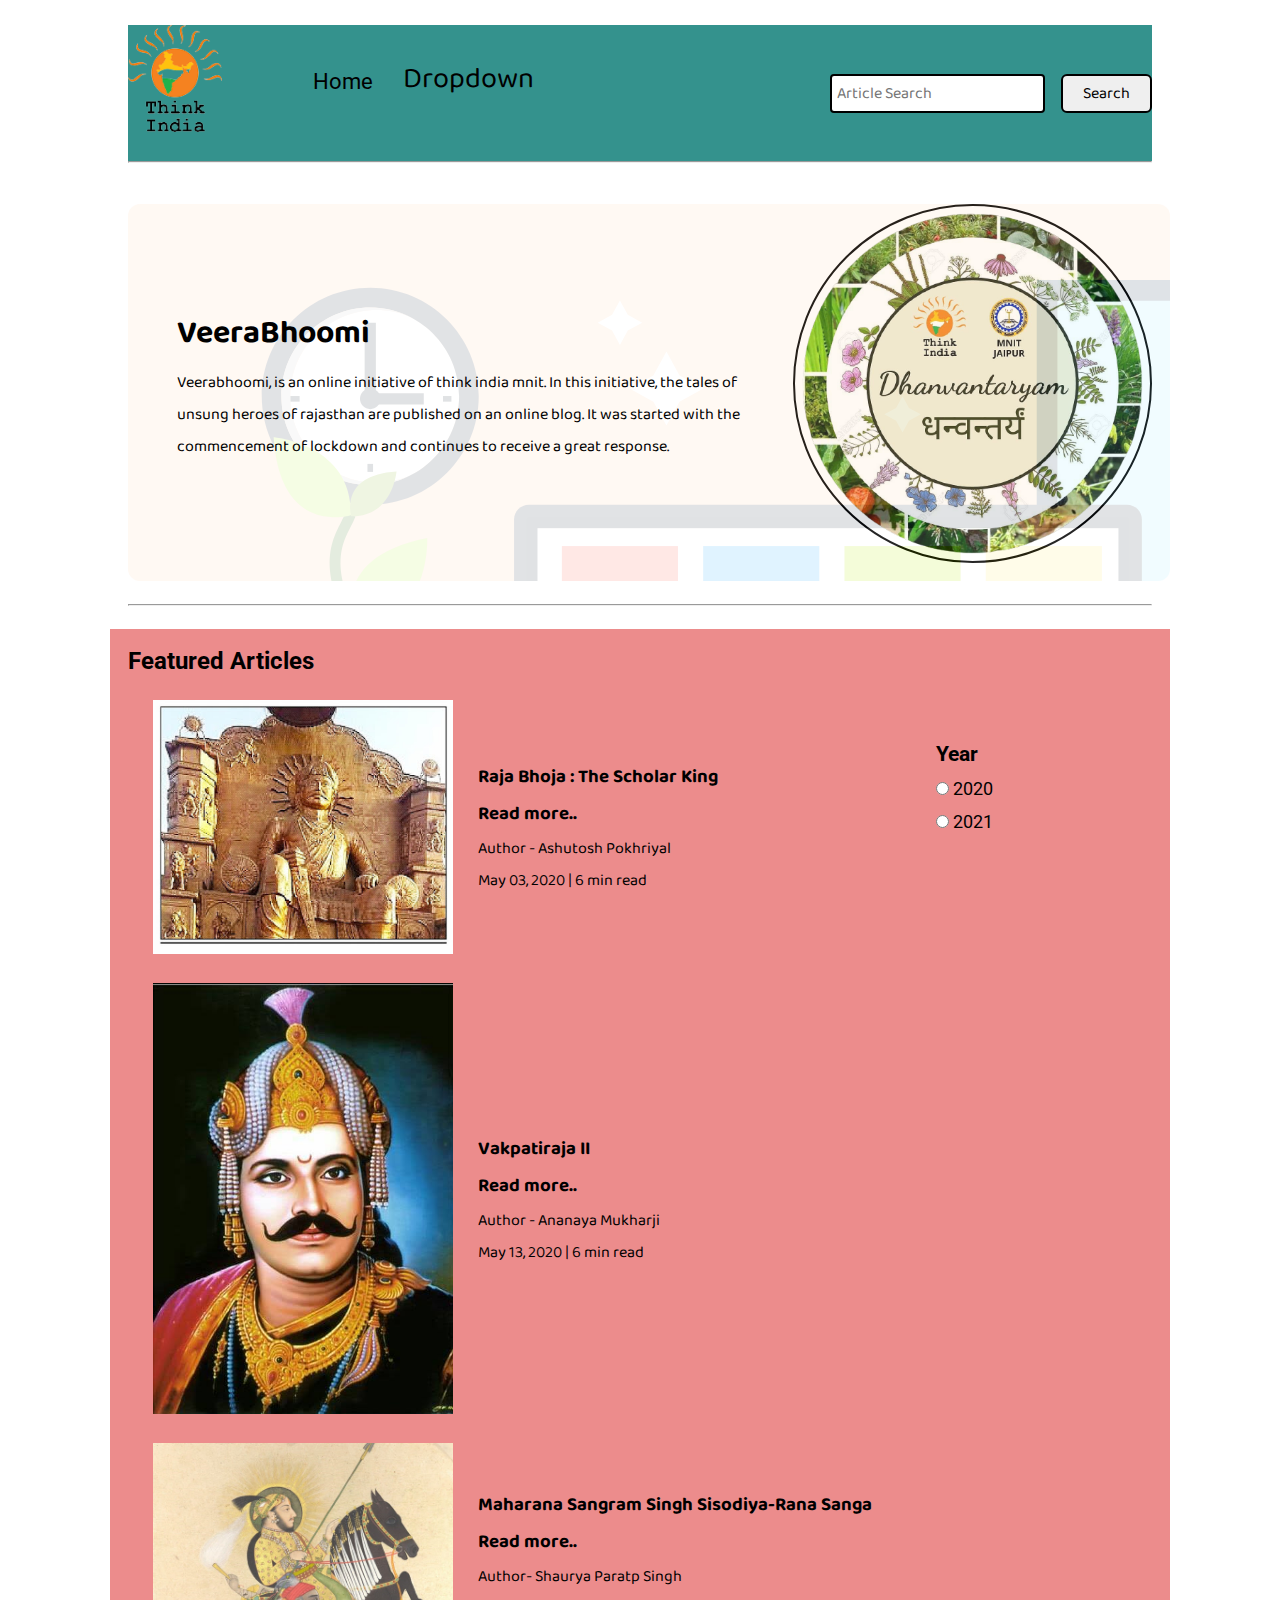
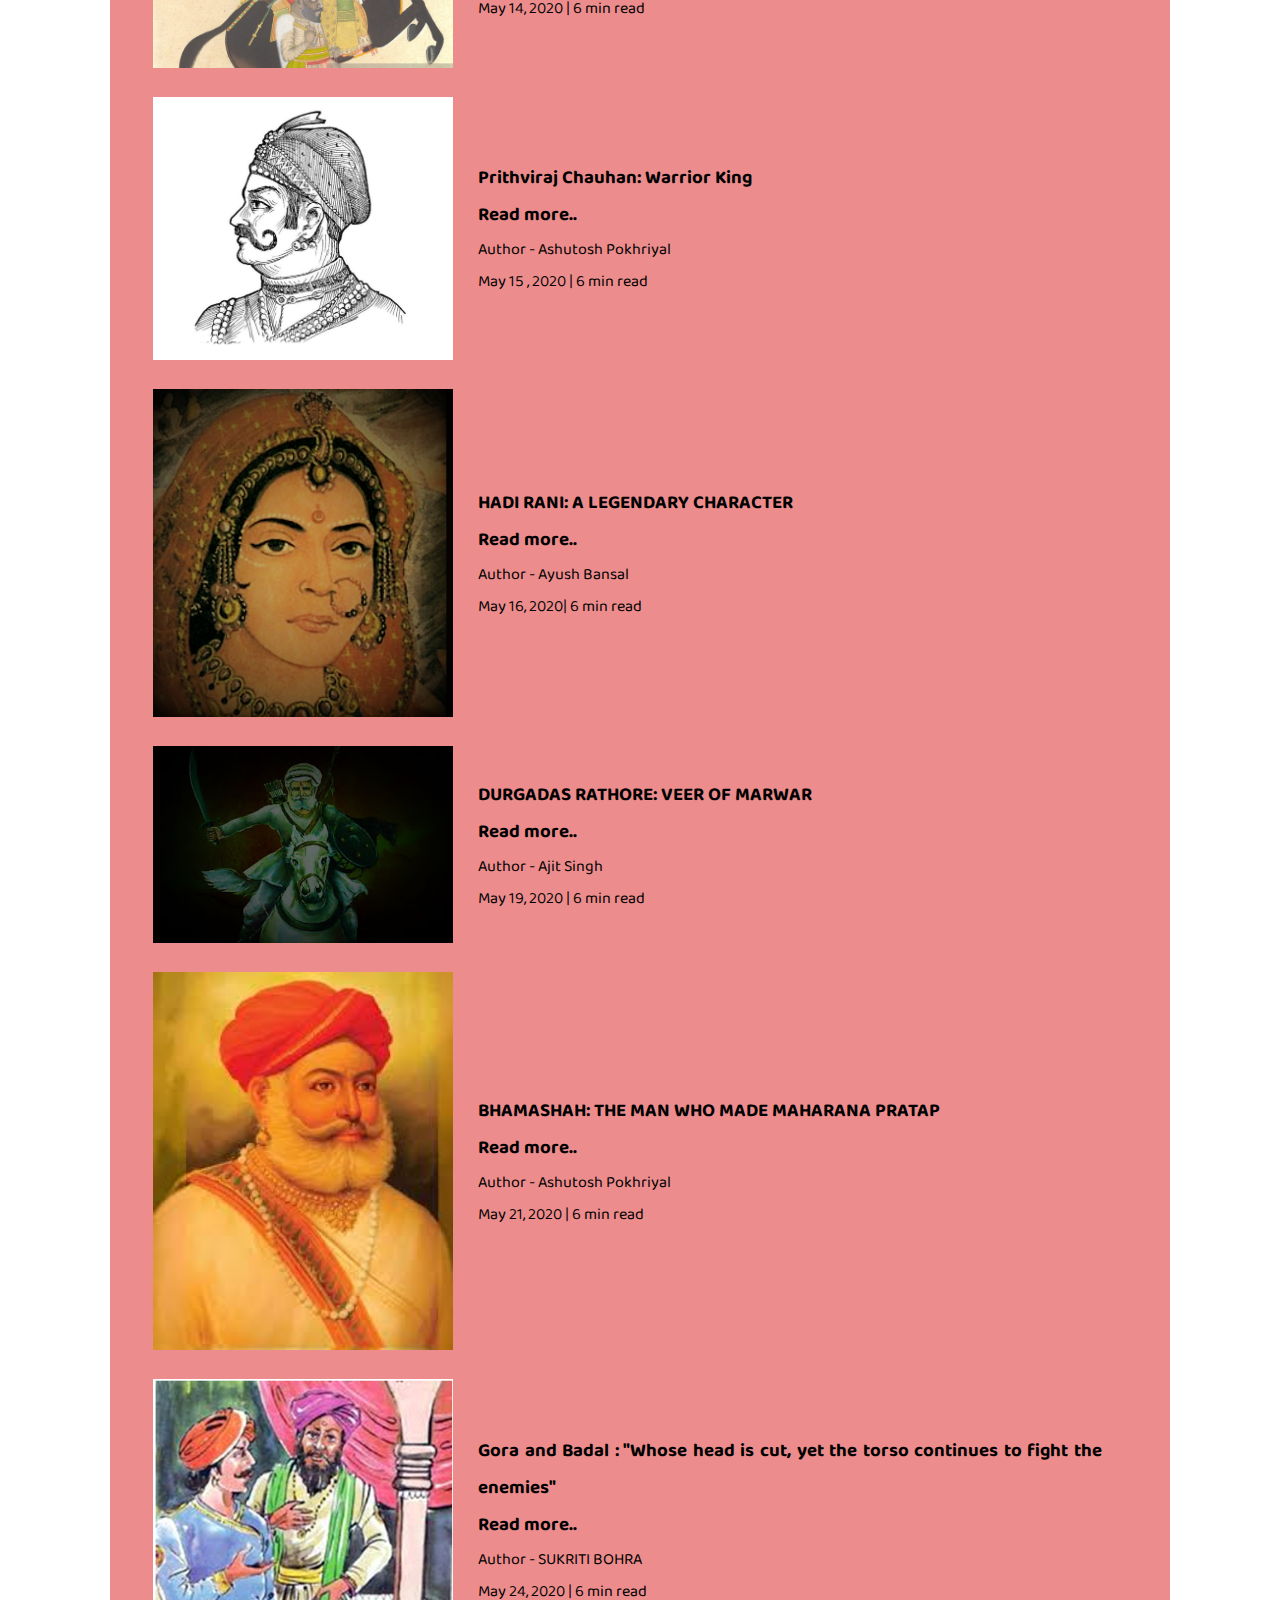
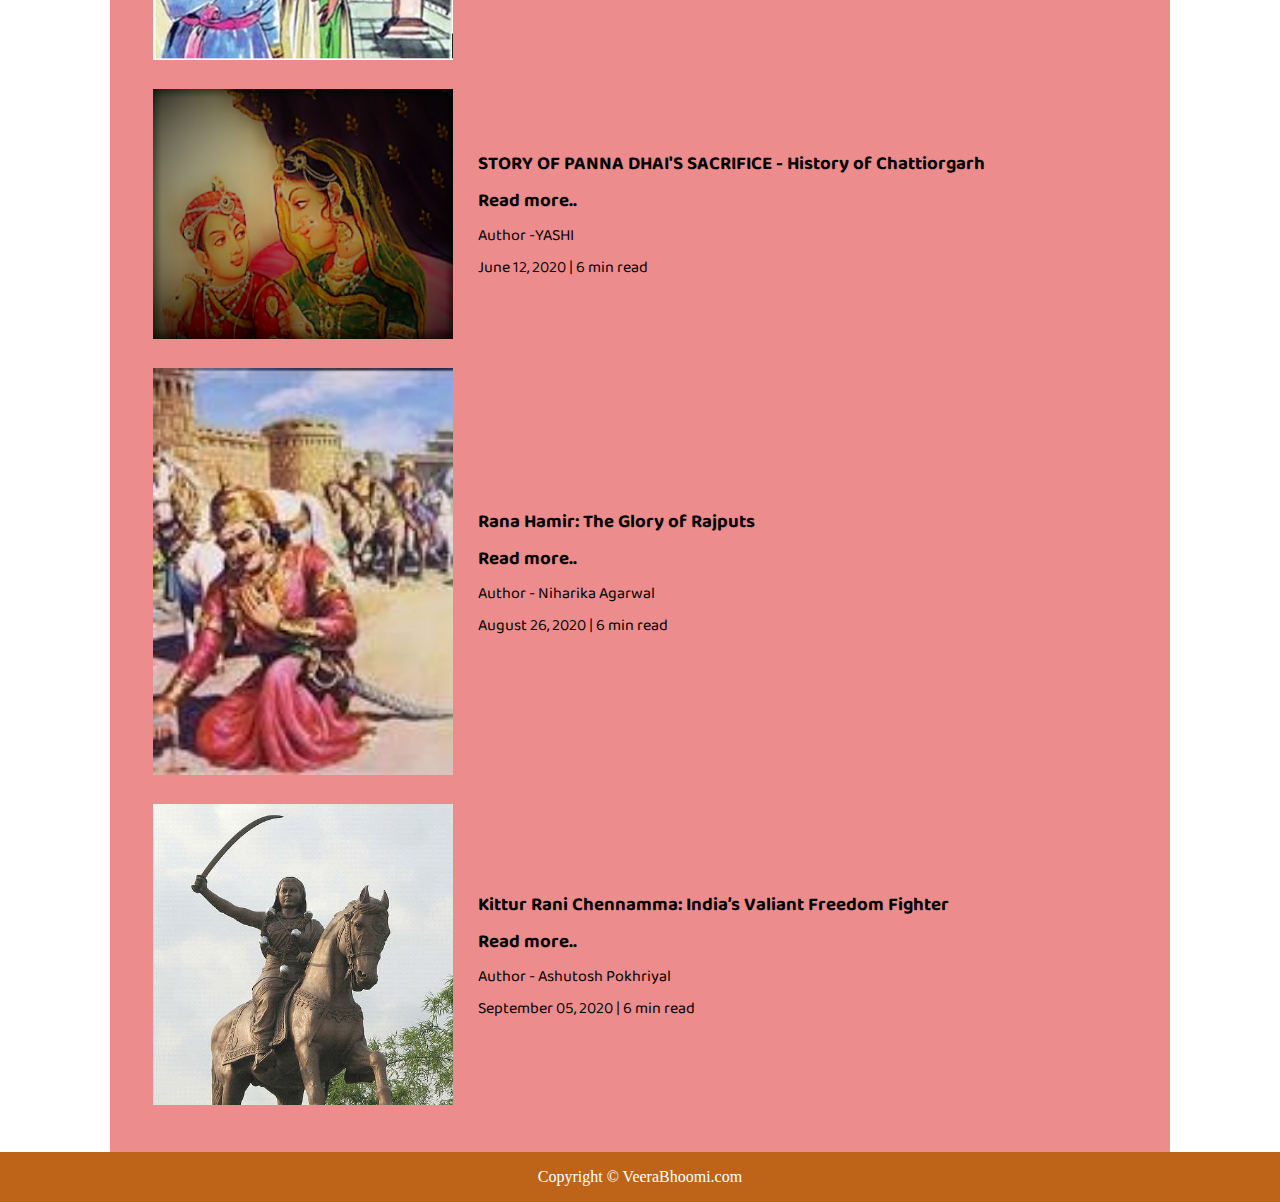
<file: index.html>
<!DOCTYPE html>
<html lang="en">

<head>
    <meta charset="UTF-8">
    <meta name="viewport" content="width=device-width, initial-scale=1.0">
    <link rel="stylesheet" href="css/utils.css">
    <link rel="stylesheet" href="css/style.css">
    <link rel="stylesheet" href="css/mobile.css">
    <title>VeeraBhoomi</title>
</head>

<body>
    <nav class="navigation max-width-1 m-auto">
        <div class="nav-left">
            <a href="/">
                <span><img src="img/logoti.png" width="94px" alt=""></span>
            </a>
            <ul>
                <li><a style=" hover:red " class="home" href="/">Home</a></li>

                <div class="dropdown">
                    <button class="dropbtn">Dropdown 
                      <i class="fa fa-caret-down"></i>
                    </button>
    
                    <div class="dropdown-content">
                      <a href="#">Link 1</a>
                      <a href="#">Link 2</a>
                    </div>
                  </div> 

                  
                <!-- <li><a href="/contact.html">Our Blog</a></li> -->

               
            </ul>
        </div>
        <div class="nav-right">
            <form action="/search.html" method="get">
                <input class="form-input" type="text" name="query" placeholder="Article Search">
                <button class="btn">Search</button>
            </form>

        </div>

    </nav>
    <div class="max-width-1 m-auto">
        <hr>
    </div>
    <div class="m-auto content max-width-1 my-2">
        <div class="content-left">
            <h1>VeeraBhoomi</h1>
            <p>Veerabhoomi, is an online initiative of think india mnit.
                In this initiative, the tales of unsung heroes of rajasthan are published on an online blog.
                It was started with the commencement of lockdown and continues to receive a great response.</p>
            
        </div>
        <div class="content-right">
            <img src="img/tilogo.png" alt="iBlog">
        </div>
    </div>

    <div class="max-width-1 m-auto">
        <hr>
    </div>
    <div class="home-articles max-width-1 m-auto font2">
        <h2>Featured Articles</h2>
        <div class="year-box adjust-year">
            <div>
                <h3>Year </h3>
            </div>
            <div>
                <input type="radio" name="year" id=""> 2020
            </div>
            <div>
                <input type="radio" name="year" id=""> 2021
            </div>
        </div>
        <div class="home-article">
            <div class="home-article-img">
                <img src="img/rajabhoj.jpg" alt="article">
            </div>
            <div class="home-article-content font1">
                
                    <h3>Raja Bhoja : The Scholar King</h3>
                    <a href="/rajabhoj.html">
                        <h3>Read more..</h3>
                    </a>

                <div>Author - Ashutosh Pokhriyal</div>
                <span>May 03, 2020 | 6 min read</span>
            </div>
        </div>
        <div class="home-article">
            <div class="home-article-img">
                <img src="img/vakatri.jpeg" alt="article">
            </div>
            <div class="home-article-content font1">
                
                    <h3>Vakpatiraja II</h3>
                    <a style="height: 200px;" href="/vakpatriya.html">
                        <h3>Read more..</h3>
                    </a>

                <div>Author - Ananaya Mukharji</div>
                <span>May 13, 2020 | 6 min read</span>
            </div>
        </div>
        <div class="home-article">
            <div class="home-article-img">
                <img src="img/sangram.jpeg" alt="article">
            </div>
            <div class="home-article-content font1">
                
                    <h3>Maharana Sangram Singh Sisodiya-Rana Sanga</h3>
                    <a href="/sangram.html">
                        <h3>Read more..</h3>
                    </a>

                <div>Author- Shaurya Paratp Singh </div>
                <span>May 14, 2020 | 6 min read</span>
            </div>
        </div>
        <div class="home-article">
            <div class="home-article-img">
                <img src="img/prithviraj.PNG" alt="article">
            </div>
            <div class="home-article-content font1">
                    <h3>Prithviraj Chauhan: Warrior King</h3>
                
                <a href="/prithviraj.html">
                    <h3>Read more..</h3>
                </a>
                <div>Author - Ashutosh Pokhriyal</div>
                <span>May 15 , 2020 | 6 min read</span>
            </div>
        </div>
        <div class="home-article">
            <div class="home-article-img">
                <img src="img/haldirani.PNG" alt="article">
            </div>
            <div class="home-article-content font1">
                    <h3>HADI RANI: A LEGENDARY CHARACTER</h3>

                <a href="/haldirani.html">
                    <h3>Read more..</h3>
                </a>

                <div>Author - Ayush Bansal</div>
                <span> May 16, 2020| 6 min read</span>
            </div>
        </div>
        <div class="home-article">
            <div class="home-article-img">
                <img src="img/durgadas.jpg" alt="article">
            </div>
            <div class="home-article-content font1">
               
                    <h3>DURGADAS RATHORE: VEER OF MARWAR</h3>
                
                    <a href="/durgadas.html">
                        <h3>Read more..</h3>
                    </a>
    
                <div>Author - Ajit Singh</div>
                <span>May 19, 2020 | 6 min read</span>
            </div>
        </div>
        <div class="home-article">
            <div class="home-article-img">
                <img src="img/bhamashah.png" alt="article">
            </div>
            <div class="home-article-content font1">
                
                    <h3>BHAMASHAH: THE MAN WHO MADE MAHARANA PRATAP</h3>
                    <a href="bhamasah.html">
                        <h3>Read more..</h3>
                    </a>
    

                <div>Author - Ashutosh Pokhriyal</div>
                <span>May 21, 2020 | 6 min read</span>
            </div>
        </div>


        <div class="home-article">
            <div class="home-article-img">
                <img src="img/gora.PNG" alt="article">
            </div>
            <div class="home-article-content font1">
                
                    <h3>Gora and Badal : "Whose head is cut, yet the torso continues to fight the enemies"</h3>
                    <a href="/gorabadal.html">
                        <h3>Read more..</h3>
                    </a>
    

                <div>Author - SUKRITI BOHRA
                </div>
                <span>May 24, 2020 | 6 min read</span>
            </div>
        </div>



        <div class="home-article">
            <div class="home-article-img">
                <img src="img/pannadai.PNG" alt="article">
            </div>
            <div class="home-article-content font1">
                
                    <h3>STORY OF PANNA DHAI'S SACRIFICE - History of Chattiorgarh</h3>
                    <a href="/pannadai.html">
                        <h3>Read more..</h3>
                    </a>
    
    
                <div>Author -YASHI </div>
                <span>June 12, 2020 | 6 min read</span>
            </div>
        </div>
    
    
    
    
    
    <div class="home-article">
        <div class="home-article-img">
            <img src="img/ranahmir.jpg" alt="article">
        </div>
        <div class="home-article-content font1">
            
                <h3>Rana Hamir: The Glory of Rajputs</h3>
                <a href="/ranahamir.html">
                    <h3>Read more..</h3>
                </a>
    
    
            <div>Author - Niharika Agarwal</div>
            <span>August 26, 2020 | 6 min read</span>
        </div>
    </div>
    
    
    
    <div class="home-article">
        <div class="home-article-img">
            <img src="img/kittur.jpg" alt="article">
        </div>
        <div class="home-article-content font1">
            
                <h3>Kittur Rani Chennamma: India’s Valiant Freedom Fighter</h3>
                <a href="/kitturrani.html">
                    <h3>Read more..</h3>
                </a>
    
    
            <div>Author - Ashutosh Pokhriyal</div>
            <span>September 05, 2020 | 6 min read</span>
        </div>
    </div>









    </div>


   









    <div class="footer">
        <p>Copyright &copy; VeeraBhoomi.com </p>
        <!-- <a href="https://www.vecteezy.com/free-vector/typewriter">Vector Credits: Vecteezy</a> -->
    </div>
</body>

</html>
</file>
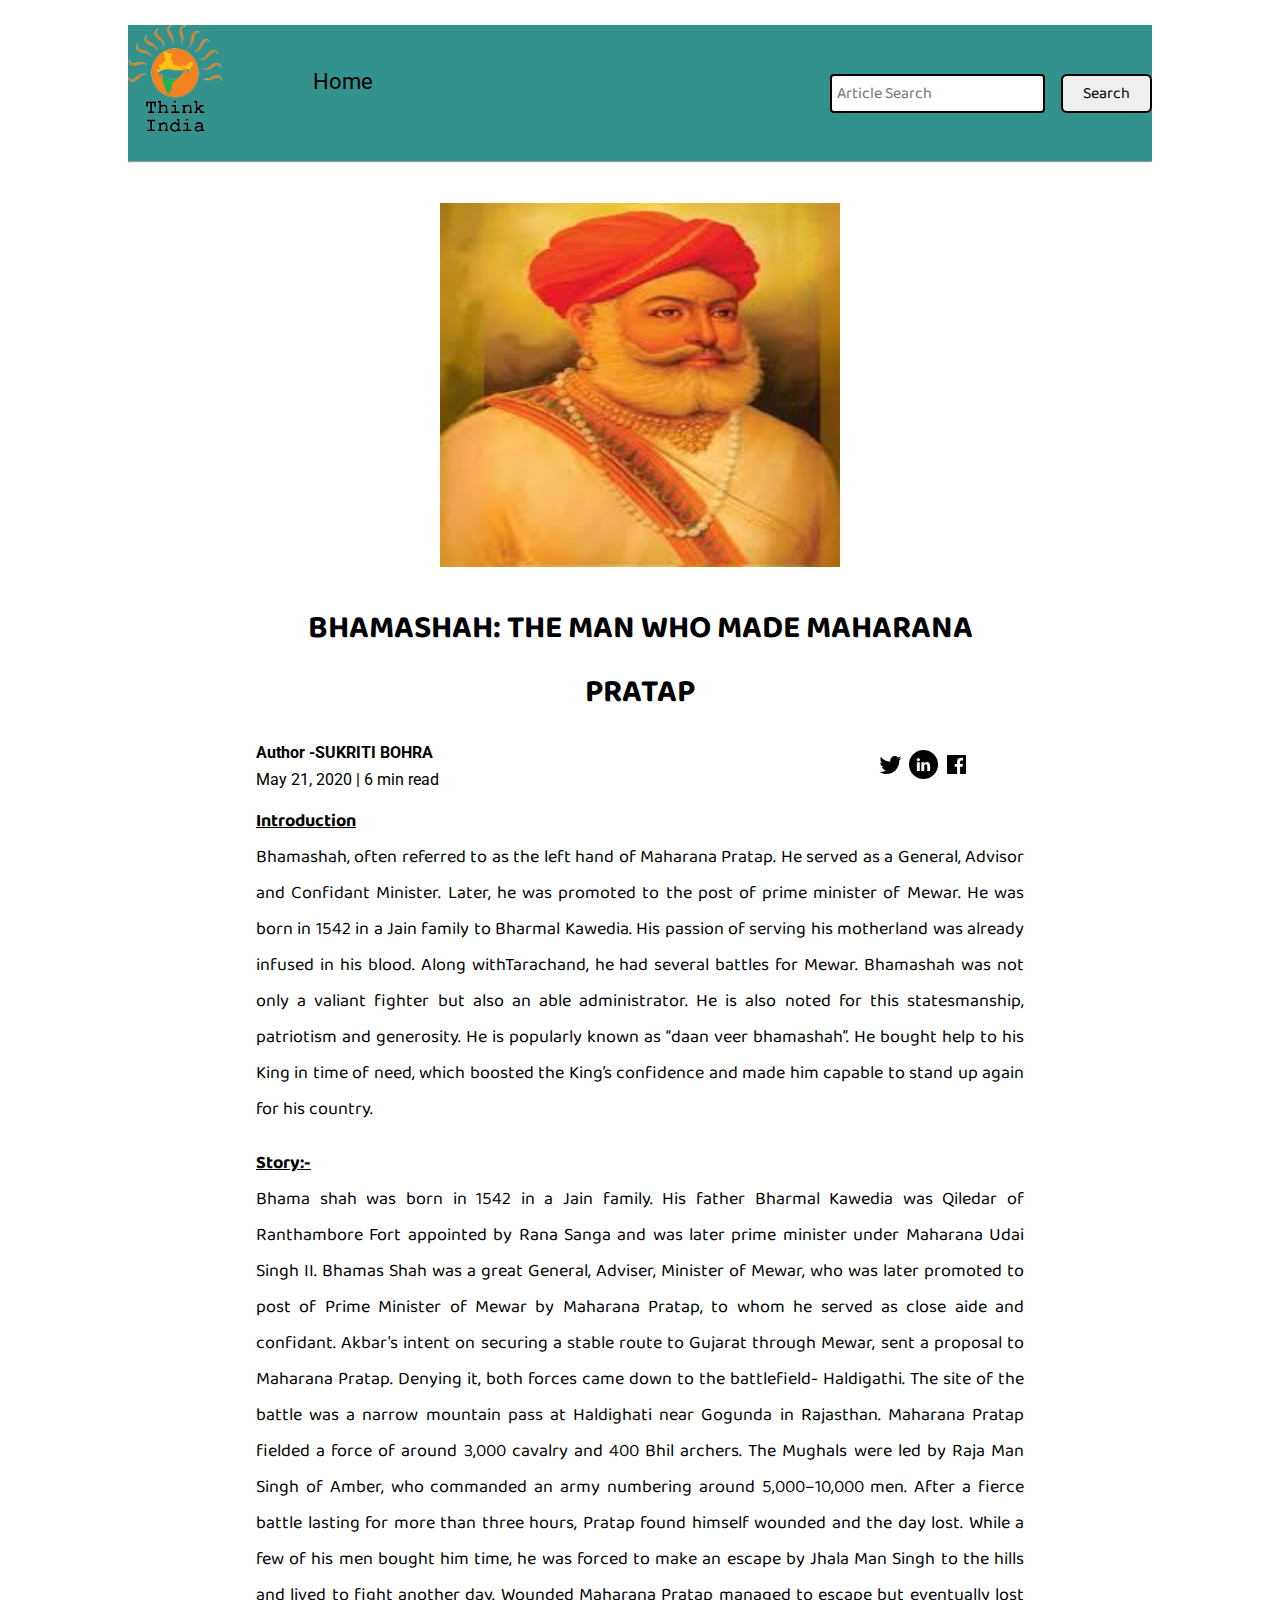
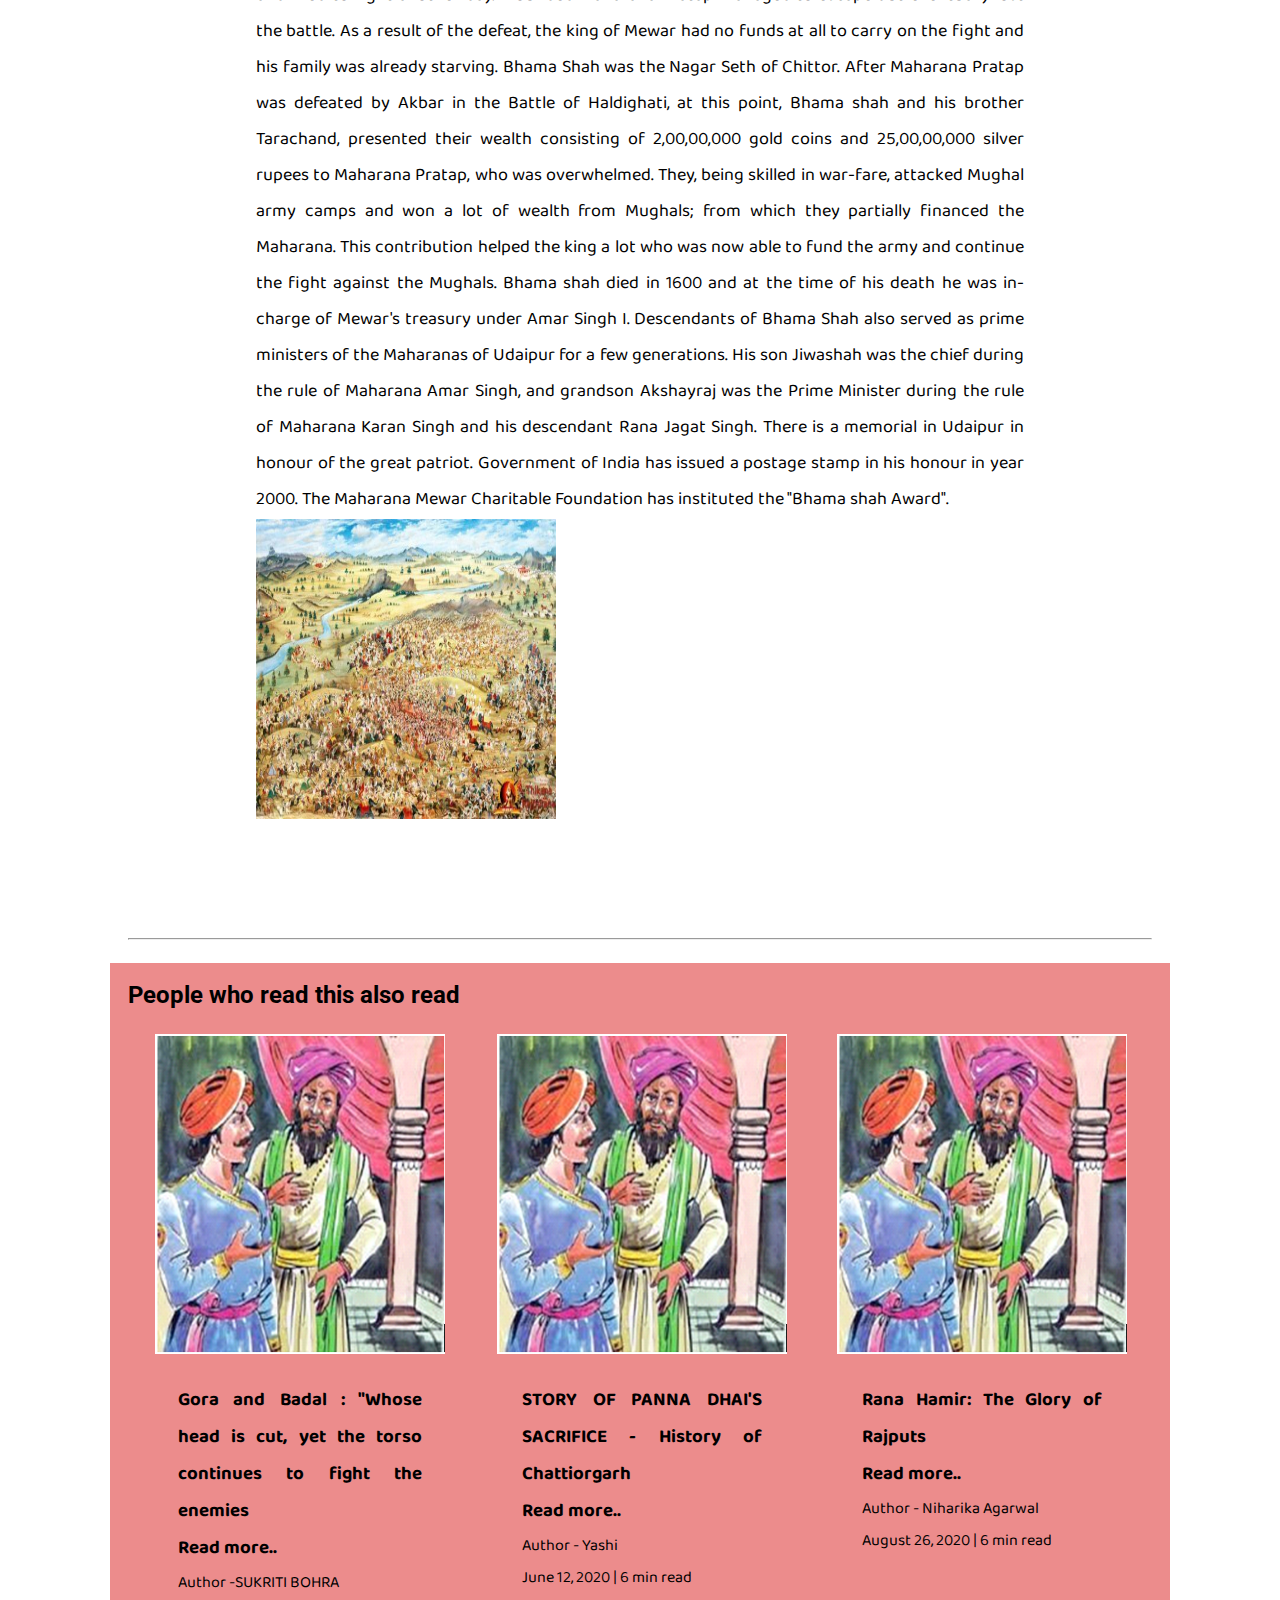
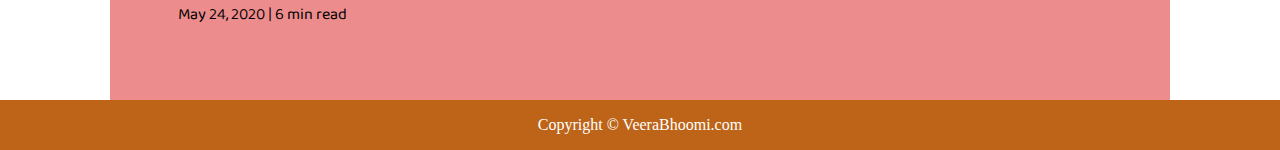
<file: bhamasah.html>
<!DOCTYPE html>
<html lang="en">

<head>
    <meta charset="UTF-8">
    <meta name="viewport" content="width=device-width, initial-scale=1.0">
    <link rel="stylesheet" href="css/utils.css">
    <link rel="stylesheet" href="css/style.css">
    <link rel="stylesheet" href="css/blogpost.css">
    <link rel="stylesheet" href="css/mobile.css">
    <title>VeeraBhoomi</title>
</head>

<body>
    <nav class="navigation max-width-1 m-auto">
        <div class="nav-left">
            <a href="/">
                <span><img src="img/logoti.png" width="94px" alt=""></span>
            </a>
            <ul>
                <li><a href="/">Home</a></li>
                
                <!-- <li><a href="/contact.html">Contact</a></li> -->
            </ul>
        </div>
        <div class="nav-right">
            <form action="/search.html" method="get">
                <input class="form-input" type="text" name="query" placeholder="Article Search">
                <button class="btn">Search</button>
            </form>

        </div>

    </nav>
    <div class="max-width-1 m-auto">
        <hr>
    </div>
    <div class="post-img">
        <img style="height: 90%;" src="img/bhamashah.png" alt="">
        <!-- <img src="img/rajabhoj2.jpg" alt=""> -->
    </div>
    <div class="m-auto blog-post-content max-width-2 m-auto my-2">
        <h1 class="font1">BHAMASHAH: THE MAN WHO MADE MAHARANA PRATAP</h1>
        <div class="blogpost-meta">
            <div class="author-info">
                <div>
                    <b>
                        Author -SUKRITI BOHRA

                    </b>
                </div>
                <div>May 21, 2020 | 6 min read</div>
            </div>
            <div class="social">
                <svg width="29" height="29" class="hk">
                    <path
                        d="M22.05 7.54a4.47 4.47 0 0 0-3.3-1.46 4.53 4.53 0 0 0-4.53 4.53c0 .35.04.7.08 1.05A12.9 12.9 0 0 1 5 6.89a5.1 5.1 0 0 0-.65 2.26c.03 1.6.83 2.99 2.02 3.79a4.3 4.3 0 0 1-2.02-.57v.08a4.55 4.55 0 0 0 3.63 4.44c-.4.08-.8.13-1.21.16l-.81-.08a4.54 4.54 0 0 0 4.2 3.15 9.56 9.56 0 0 1-5.66 1.94l-1.05-.08c2 1.27 4.38 2.02 6.94 2.02 8.3 0 12.86-6.9 12.84-12.85.02-.24 0-.43 0-.65a8.68 8.68 0 0 0 2.26-2.34c-.82.38-1.7.62-2.6.72a4.37 4.37 0 0 0 1.95-2.51c-.84.53-1.81.9-2.83 1.13z">
                    </path>
                </svg>

                <svg style="background: black;
                border-radius: 21px;" width="29" height="29" viewBox="0 0 29 29" fill="none" class="hk">
                    <path
                        d="M5 6.36C5 5.61 5.63 5 6.4 5h16.2c.77 0 1.4.61 1.4 1.36v16.28c0 .75-.63 1.36-1.4 1.36H6.4c-.77 0-1.4-.6-1.4-1.36V6.36z">
                    </path>
                    <path fill-rule="evenodd" clip-rule="evenodd"
                        d="M10.76 20.9v-8.57H7.89v8.58h2.87zm-1.44-9.75c1 0 1.63-.65 1.63-1.48-.02-.84-.62-1.48-1.6-1.48-.99 0-1.63.64-1.63 1.48 0 .83.62 1.48 1.59 1.48h.01zM12.35 20.9h2.87v-4.79c0-.25.02-.5.1-.7.2-.5.67-1.04 1.46-1.04 1.04 0 1.46.8 1.46 1.95v4.59h2.87v-4.92c0-2.64-1.42-3.87-3.3-3.87-1.55 0-2.23.86-2.61 1.45h.02v-1.24h-2.87c.04.8 0 8.58 0 8.58z"
                        fill="#fff"></path>
                </svg>

                <svg width="29" height="29" class="hk">
                    <path
                        d="M23.2 5H5.8a.8.8 0 0 0-.8.8V23.2c0 .44.35.8.8.8h9.3v-7.13h-2.38V13.9h2.38v-2.38c0-2.45 1.55-3.66 3.74-3.66 1.05 0 1.95.08 2.2.11v2.57h-1.5c-1.2 0-1.48.57-1.48 1.4v1.96h2.97l-.6 2.97h-2.37l.05 7.12h5.1a.8.8 0 0 0 .79-.8V5.8a.8.8 0 0 0-.8-.79">
                    </path>
                </svg>

            </div>
        </div>

        <p class="font1"> <span><u><b>Introduction</b></u> </span> <br>
            Bhamashah, often referred to as the left hand of Maharana Pratap. He served as a General,
             Advisor and Confidant Minister. Later, he was promoted to the post of prime minister of Mewar. He was born in 1542 in a Jain family to Bharmal Kawedia. His passion of serving his motherland was already infused in his blood. Along withTarachand, he had several battles for Mewar. Bhamashah was not only a valiant fighter but also an able administrator. He is also noted for this statesmanship, patriotism and generosity.
            He is popularly known as “daan veer bhamashah”. He bought help to his King in time of need, which boosted the King’s confidence  and made him capable to stand up again for his country. 


        </p>

        <br>

        <p class="font1"> <span><u><b>Story:-</b></u> </span> <br>

            Bhama shah was born in 1542 in a Jain family. His father Bharmal Kawedia was Qiledar of Ranthambore Fort appointed by Rana Sanga and was later prime minister under Maharana Udai Singh II.


            Bhamas Shah was a great General, Adviser, Minister of Mewar, who was later promoted to post of Prime Minister of Mewar by Maharana Pratap, to whom he served as close aide and confidant.
            Akbar's intent on securing a stable route to Gujarat through Mewar, sent a proposal to Maharana Pratap. Denying it, both forces came down to the battlefield- Haldigathi. The site of the battle was a narrow mountain pass at Haldighati near Gogunda in Rajasthan. Maharana Pratap fielded a force of around 3,000 cavalry and 400 Bhil archers. The Mughals were led by Raja Man Singh of Amber, who commanded an army numbering around 5,000–10,000 men. After a fierce battle lasting for more than three hours, Pratap found himself wounded and the day lost. While a few of his men bought him time, he was forced to make an escape by Jhala Man Singh to the hills and lived to fight another day. Wounded Maharana Pratap managed to escape but eventually lost the battle. As a result of the defeat, the king of Mewar had no funds at all to carry on the fight and his family was already starving. Bhama Shah was the Nagar Seth of Chittor. After Maharana Pratap was defeated by Akbar in the Battle of Haldighati, at this point, Bhama shah and his brother Tarachand, presented their wealth consisting of 2,00,00,000 gold coins and 25,00,00,000 silver rupees to Maharana Pratap, who was overwhelmed. They, being skilled in war-fare, attacked Mughal army camps and won a lot of wealth from Mughals; from which they partially financed the Maharana. This contribution helped the king a lot who was now able to fund the army and continue the fight against the Mughals.
            
            
            Bhama shah died in 1600 and at the time of his death he was in-charge of Mewar's treasury under Amar Singh I. Descendants of Bhama Shah also served as prime ministers of the Maharanas of Udaipur for a few generations. His son Jiwashah was the chief during the rule of Maharana Amar Singh, and grandson Akshayraj was the Prime Minister during the rule of Maharana Karan Singh and his descendant Rana Jagat Singh.
            There is a memorial in Udaipur in honour of the great patriot. Government of India has issued a postage stamp in his honour in year 2000. The Maharana Mewar Charitable Foundation has instituted the "Bhama shah Award".

          

       <br>


        <img style="height: 300px; width:300px" src="img/bhamashah2.png" alt="">
        <br>

        
        
        <br>



      


        <br>





    </div>

    <div class="max-width-1 m-auto">
        <hr>
    </div>
    <div class="home-articles max-width-1 m-auto font2">
        <h2>People who read this also read</h2>
        <div class="row">



            



        


            <div class="home-article more-post">
                <div class="home-article-img">
                    <img style="height: 320px; width:290px" src="img/gora.PNG" alt="article">
                </div>
                <div class="home-article-content font1 center">
                    <h3>Gora and Badal : "Whose head is cut, yet the torso continues to fight the enemies</h3>
                    <a href="/blogpost.html">
                        <h3>Read more..</h3>
                    </a>
                    <div>Author -SUKRITI BOHRA</div>
                    <span> May 24, 2020 | 6 min read</span>
                </div>
            </div>



            <div class="home-article more-post">
                <div class="home-article-img">
                    <img style="height: 320px; width:290px" src="img/gora.PNG" alt="article">
                </div>
                <div class="home-article-content font1 center">
                    <h3>STORY OF PANNA DHAI'S SACRIFICE - History of Chattiorgarh</h3>
                    <a href="/pannadai.html">
                        <h3>Read more..</h3>
                    </a>
                    <div>Author - Yashi</div>
                    <span> June 12, 2020 | 6 min read</span>
                </div>
            </div>


            <div class="home-article more-post">
                <div class="home-article-img">
                    <img style="height: 320px; width:290px" src="img/gora.PNG" alt="article">
                </div>
                <div class="home-article-content font1 center">
                    <h3>Rana Hamir: The Glory of Rajputs</h3>
                    <a href="/ranahamir.html">
                        <h3>Read more..</h3>
                    </a>
                    <div>Author - Niharika Agarwal</div>
                    <span> August 26, 2020 | 6 min read</span>
                </div>
            </div>



        </div>
    </div>

    <div class="footer">
        <p>Copyright &copy; VeeraBhoomi.com </p>
        <!-- <a href="https://www.vecteezy.com/free-vector/typewriter">Vector Credits: Vecteezy</a>  -->
    </div>
</body>

</html>
</file>
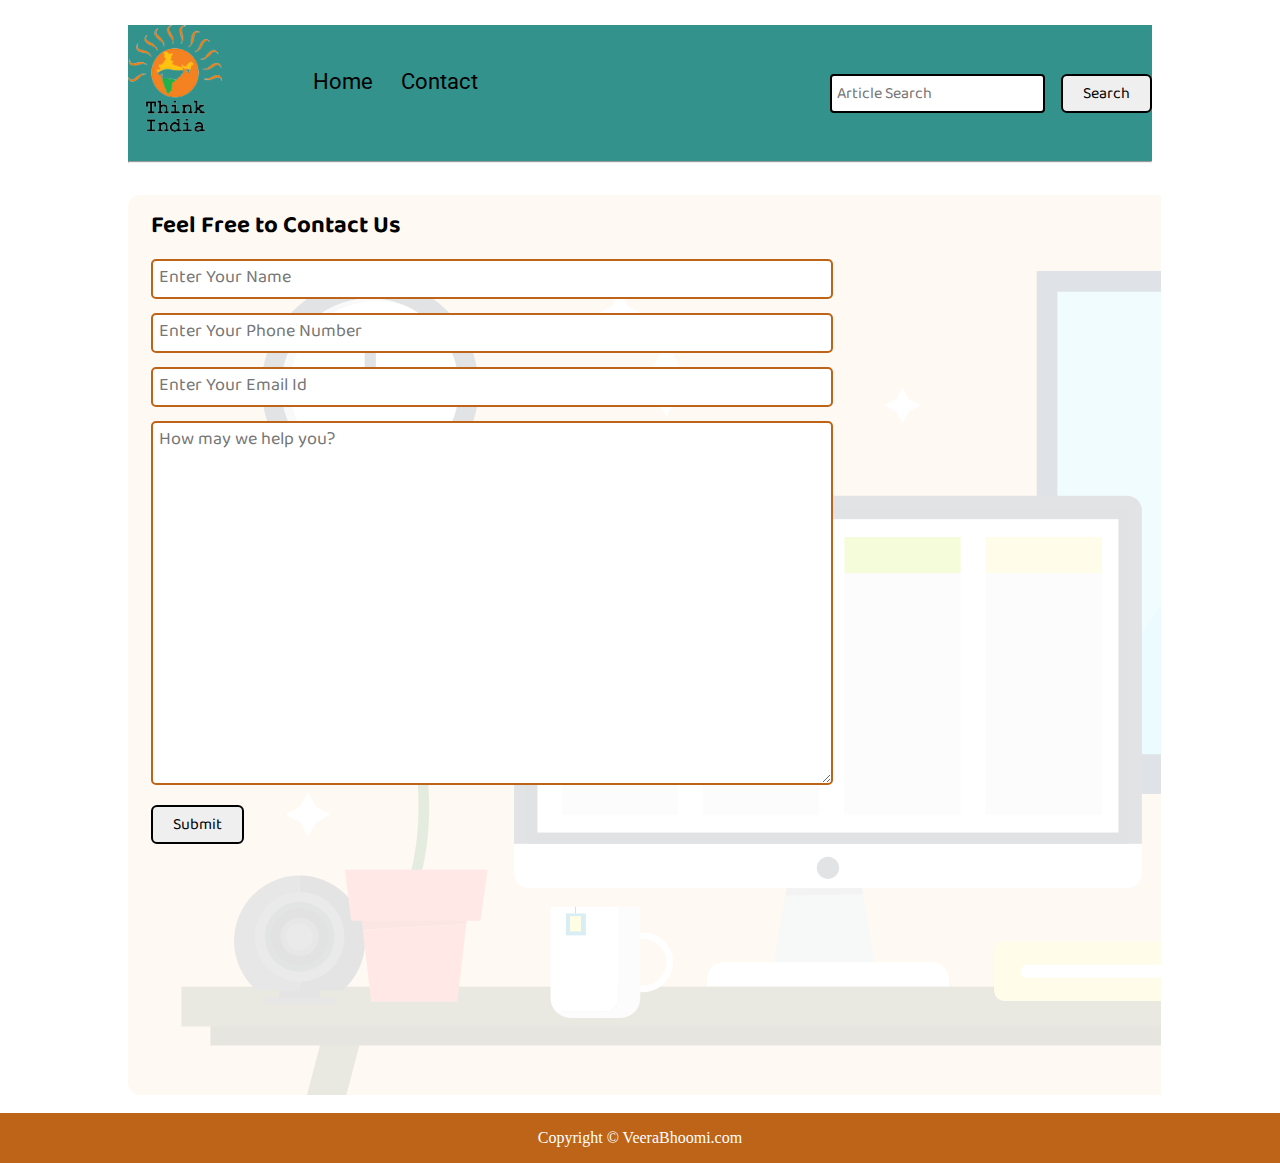
<file: contact.html>
<!DOCTYPE html>
<html lang="en">
<head>
    <meta charset="UTF-8">
    <meta name="viewport" content="width=device-width, initial-scale=1.0">
    <link rel="stylesheet" href="css/utils.css">
    <link rel="stylesheet" href="css/style.css">
    <link rel="stylesheet" href="css/contact.css">
    <link rel="stylesheet" href="css/mobile.css">
    <title>VeeraBhoomi</title>
</head>
<body>
    <nav class="navigation max-width-1 m-auto">
        <div class="nav-left">
            <a href="/">
                <span><img src="img/logoti.png" width="94px" alt=""></span>
            </a>
            <ul>
                <li><a href="/">Home</a></li>
                <!-- <li><a href="#">About</a></li> -->
                <li><a href="/contact.html">Contact</a></li>
            </ul>
        </div>
        <div class="nav-right">
            <form action="/search.html" method="get">
                <input class="form-input" type="text" name="query" placeholder="Article Search">
                <button class="btn">Search</button>
            </form>

        </div>

    </nav>
    <div class="max-width-1 m-auto">
        <hr>
    </div>
    <div class="contact-content font1 max-width-1 m-auto">
        <div class="max-width-1 m-auto mx-1">
            <h2>Feel Free to Contact Us</h2>
            <div class="contact-form">
                <div class="form-box">
                    <input type="text" placeholder="Enter Your Name">
                </div>
                <div class="form-box">
                    <input type="text" placeholder="Enter Your Phone Number">
                </div>
                <div class="form-box">
                    <input type="text" placeholder="Enter Your Email Id">
                </div>
                <div class="form-box">
                    <textarea name="" id="" cols="30" rows="10" placeholder="How may we help you?"></textarea>
                </div>
                <div class="form-box">
                    <button class="btn">Submit</button>
                </div>

            </div>
        </div>

    </div>
 

   

    <div class="footer">
        <p>Copyright &copy; VeeraBhoomi.com </p>
         <!-- <a href="https://www.vecteezy.com/free-vector/typewriter">Vector Credits: Vecteezy</a>  -->
    </div>
</body>
</html>
</file>
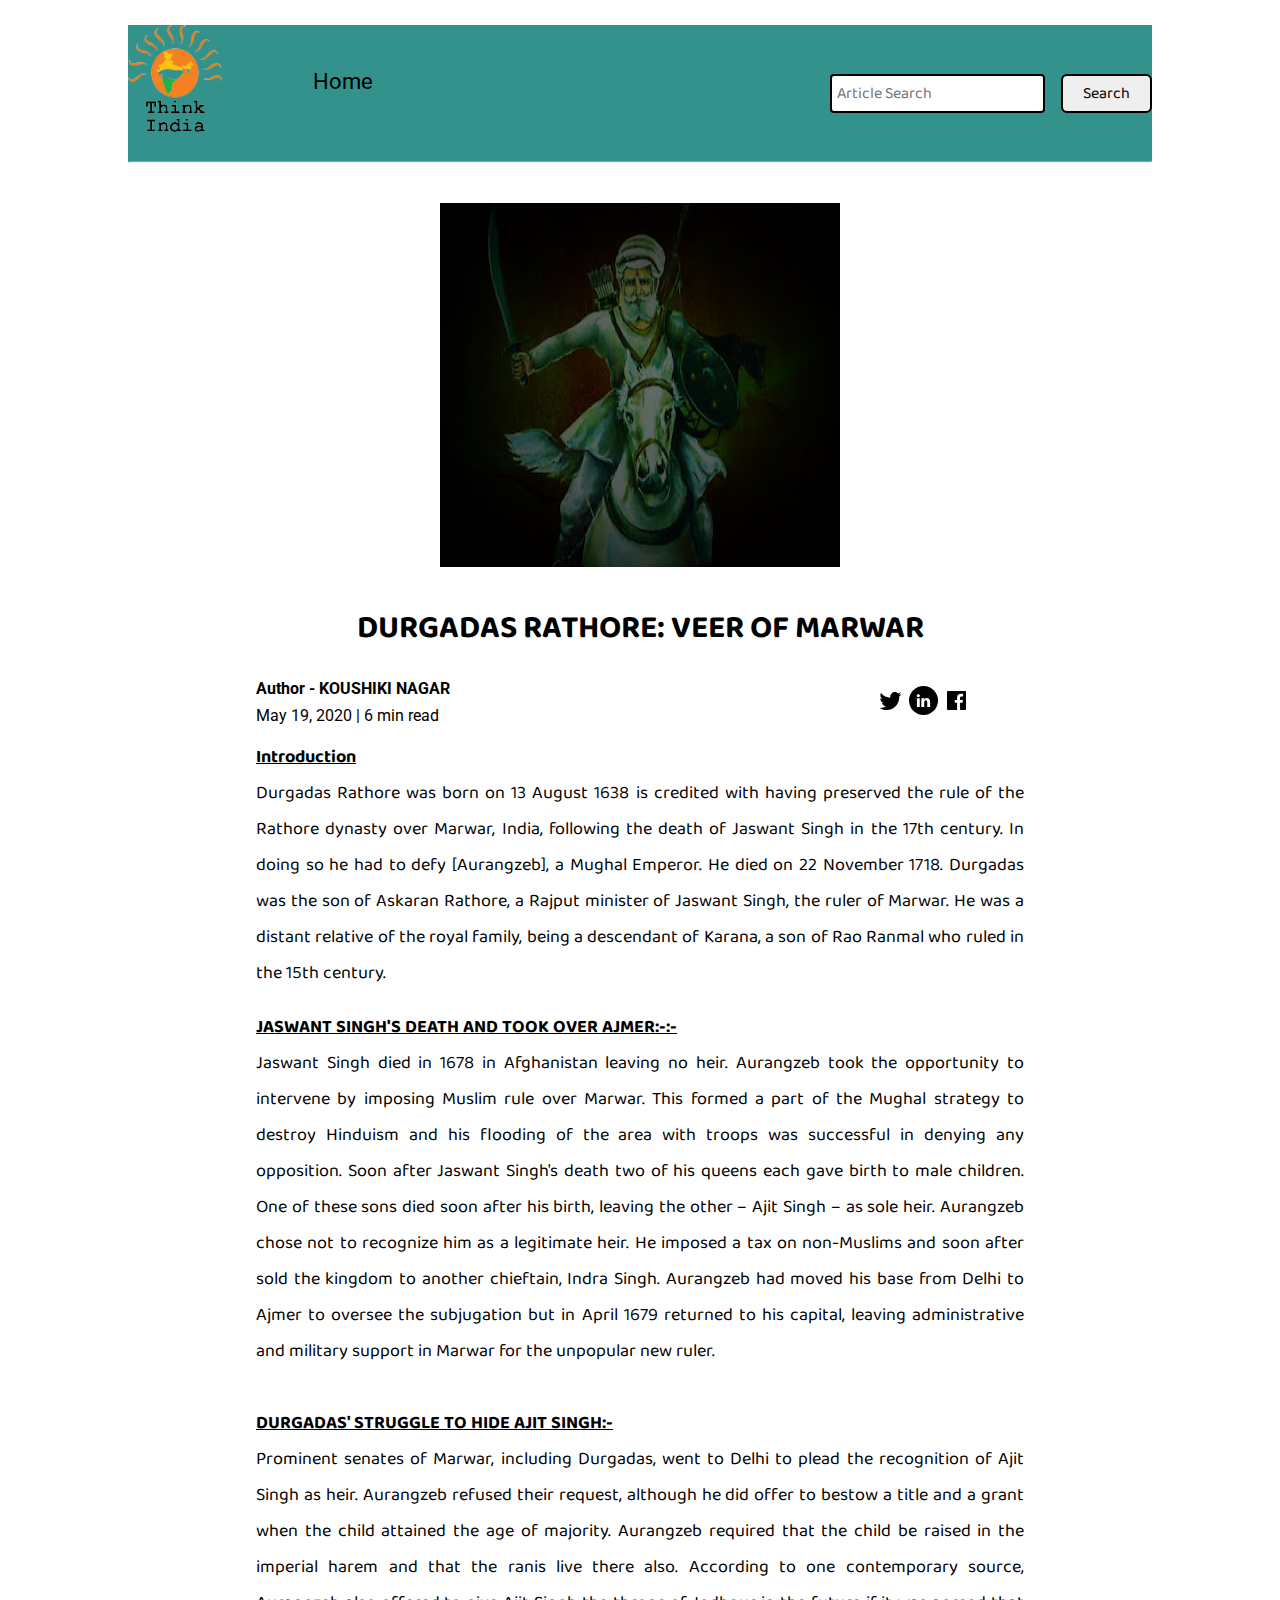
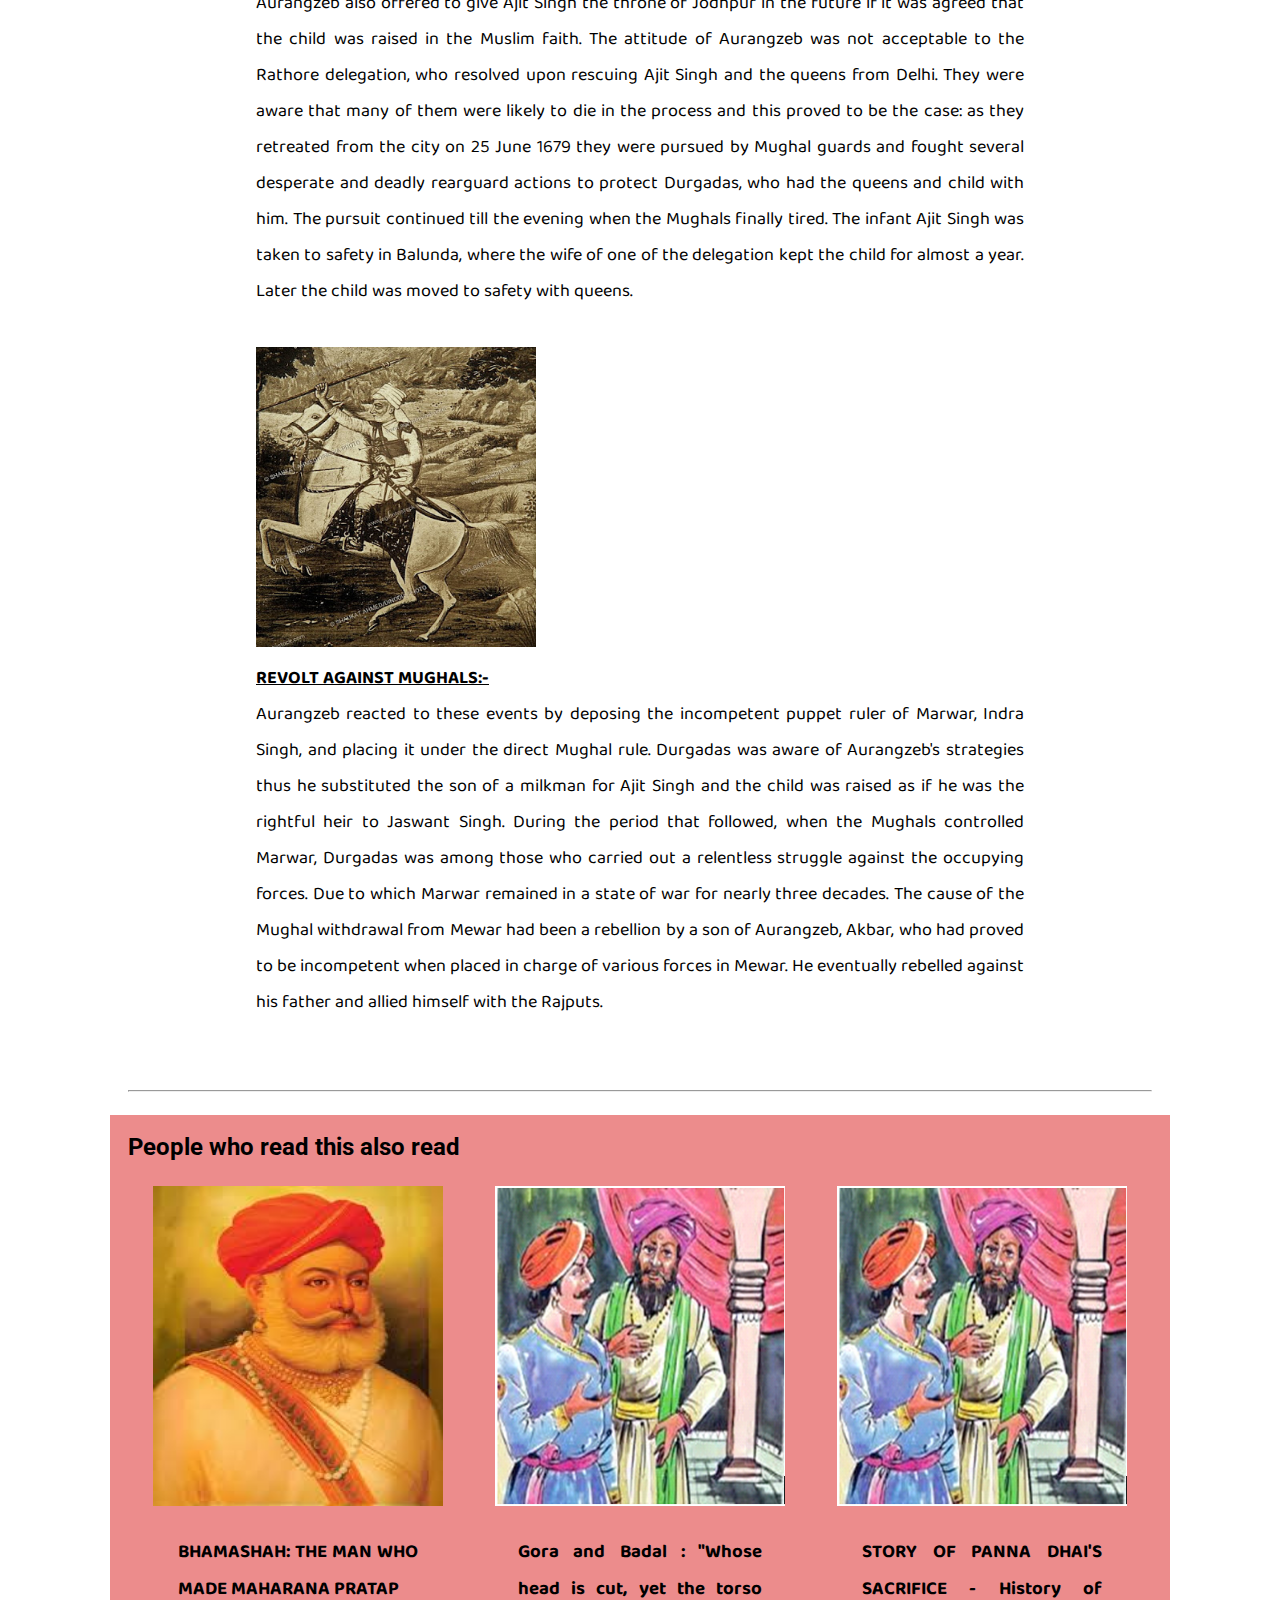
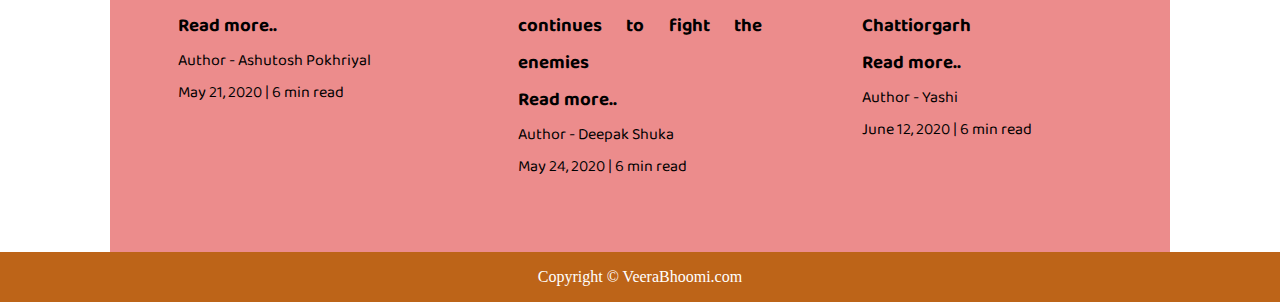
<file: durgadas.html>
<!DOCTYPE html>
<html lang="en">

<head>
    <meta charset="UTF-8">
    <meta name="viewport" content="width=device-width, initial-scale=1.0">
    <link rel="stylesheet" href="css/utils.css">
    <link rel="stylesheet" href="css/style.css">
    <link rel="stylesheet" href="css/blogpost.css">
    <link rel="stylesheet" href="css/mobile.css">
    <title>VeeraBhoomi</title>
</head>

<body>
    <nav class="navigation max-width-1 m-auto">
        <div class="nav-left">
            <a href="/">
                <span><img src="img/logoti.png" width="94px" alt=""></span>
            </a>
            <ul>
                <li><a href="/">Home</a></li>
                
                <!-- <li><a href="/contact.html">Contact</a></li> -->
            </ul>
        </div>
        <div class="nav-right">
            <form action="/search.html" method="get">
                <input class="form-input" type="text" name="query" placeholder="Article Search">
                <button class="btn">Search</button>
            </form>

        </div>

    </nav>
    <div class="max-width-1 m-auto">
        <hr>
    </div>
    <div class="post-img">
        <img style="height: 90%;" src="img/durgadas.jpg" alt="">
        <!-- <img src="img/rajabhoj2.jpg" alt=""> -->
    </div>
    <div class="m-auto blog-post-content max-width-2 m-auto my-2">
        <h1 class="font1">DURGADAS RATHORE: VEER OF MARWAR</h1>
        <div class="blogpost-meta">
            <div class="author-info">
                <div>
                    <b>
                        Author - KOUSHIKI NAGAR
                    </b>
                </div>
                <div>May 19, 2020 | 6 min read</div>
            </div>
            <div class="social">
                <svg width="29" height="29" class="hk">
                    <path
                        d="M22.05 7.54a4.47 4.47 0 0 0-3.3-1.46 4.53 4.53 0 0 0-4.53 4.53c0 .35.04.7.08 1.05A12.9 12.9 0 0 1 5 6.89a5.1 5.1 0 0 0-.65 2.26c.03 1.6.83 2.99 2.02 3.79a4.3 4.3 0 0 1-2.02-.57v.08a4.55 4.55 0 0 0 3.63 4.44c-.4.08-.8.13-1.21.16l-.81-.08a4.54 4.54 0 0 0 4.2 3.15 9.56 9.56 0 0 1-5.66 1.94l-1.05-.08c2 1.27 4.38 2.02 6.94 2.02 8.3 0 12.86-6.9 12.84-12.85.02-.24 0-.43 0-.65a8.68 8.68 0 0 0 2.26-2.34c-.82.38-1.7.62-2.6.72a4.37 4.37 0 0 0 1.95-2.51c-.84.53-1.81.9-2.83 1.13z">
                    </path>
                </svg>

                <svg style="background: black;
                border-radius: 21px;" width="29" height="29" viewBox="0 0 29 29" fill="none" class="hk">
                    <path
                        d="M5 6.36C5 5.61 5.63 5 6.4 5h16.2c.77 0 1.4.61 1.4 1.36v16.28c0 .75-.63 1.36-1.4 1.36H6.4c-.77 0-1.4-.6-1.4-1.36V6.36z">
                    </path>
                    <path fill-rule="evenodd" clip-rule="evenodd"
                        d="M10.76 20.9v-8.57H7.89v8.58h2.87zm-1.44-9.75c1 0 1.63-.65 1.63-1.48-.02-.84-.62-1.48-1.6-1.48-.99 0-1.63.64-1.63 1.48 0 .83.62 1.48 1.59 1.48h.01zM12.35 20.9h2.87v-4.79c0-.25.02-.5.1-.7.2-.5.67-1.04 1.46-1.04 1.04 0 1.46.8 1.46 1.95v4.59h2.87v-4.92c0-2.64-1.42-3.87-3.3-3.87-1.55 0-2.23.86-2.61 1.45h.02v-1.24h-2.87c.04.8 0 8.58 0 8.58z"
                        fill="#fff"></path>
                </svg>

                <svg width="29" height="29" class="hk">
                    <path
                        d="M23.2 5H5.8a.8.8 0 0 0-.8.8V23.2c0 .44.35.8.8.8h9.3v-7.13h-2.38V13.9h2.38v-2.38c0-2.45 1.55-3.66 3.74-3.66 1.05 0 1.95.08 2.2.11v2.57h-1.5c-1.2 0-1.48.57-1.48 1.4v1.96h2.97l-.6 2.97h-2.37l.05 7.12h5.1a.8.8 0 0 0 .79-.8V5.8a.8.8 0 0 0-.8-.79">
                    </path>
                </svg>

            </div>
        </div>

        <p class="font1"> <span><u><b>Introduction</b></u> </span> <br>
            Durgadas Rathore was born on 13 August 1638 is credited with having preserved the rule of the Rathore dynasty over Marwar, India, 
            following the death of Jaswant Singh in the 17th century. In doing so he had to defy [Aurangzeb], a Mughal Emperor. He died on 22 November 1718.
            Durgadas was the son of Askaran Rathore, a Rajput minister of Jaswant Singh, the ruler of Marwar. He was a distant relative of the royal family, being a descendant of Karana, a son of Rao Ranmal who ruled in the 15th century.




        </p>

        <br>

        <p class="font1"> <span><u><b>JASWANT SINGH'S DEATH AND TOOK OVER AJMER:-:-</b></u> </span> <br>

            Jaswant Singh died in 1678 in Afghanistan leaving no heir. Aurangzeb took the opportunity to intervene by imposing Muslim rule over Marwar. This formed a part of the Mughal strategy to destroy Hinduism and his flooding of the area with troops was successful in denying any opposition.

            Soon after Jaswant Singh's death two of his queens each gave birth to male children. One of these sons died soon after his birth, leaving the other – Ajit Singh – as sole heir. Aurangzeb chose not to recognize him as a legitimate heir. He imposed a tax on non-Muslims and soon after sold the kingdom to another chieftain, Indra Singh. Aurangzeb had moved his base from Delhi to Ajmer to oversee the subjugation
             but in April 1679 returned to his capital, leaving administrative and military support in Marwar for the unpopular new ruler.


          

       

        <!-- <img style="height: 300px; width:280px" src="img/haldirani2.PNG" alt=""> -->
        <br>

        
        
        <br>



        <p class="font1"> <span><u><b>DURGADAS' STRUGGLE TO HIDE AJIT SINGH:-</b></u> </span> <br>

            Prominent senates of Marwar, including Durgadas, went to Delhi to plead the recognition of Ajit Singh as heir. Aurangzeb refused their request, although he did offer to bestow a title and a grant when the child attained the age of majority. Aurangzeb required that the child be raised in the imperial harem and that the ranis live there also. According to one contemporary source, Aurangzeb also offered to give Ajit Singh the throne of Jodhpur in the future if it was agreed that the child was raised in the Muslim faith.

The attitude of Aurangzeb was not acceptable to the Rathore delegation, who resolved upon rescuing Ajit Singh and the queens from Delhi. They were aware that many of them were likely to die in the process and this proved to be the case: as they retreated from the city on 25 June 1679 they were pursued by Mughal guards and fought several desperate and deadly rearguard actions to protect Durgadas, who had the queens and child with him. The pursuit continued till the evening when the Mughals finally tired. The infant Ajit Singh was taken to safety in Balunda, 
where the wife of one of the delegation kept the child for almost a year. Later the child was moved to safety with queens.
            <br>


        <br>

       

        <img style="height: 300px; width:280px" src="img/durgadas2.jpg" alt="">
        <br>


        <p class="font1"> <span><u><b>REVOLT AGAINST MUGHALS:-</b></u> </span> <br>
            Aurangzeb reacted to these events by deposing the incompetent puppet ruler of Marwar, Indra Singh, and placing it under the direct Mughal rule. Durgadas was
             aware of Aurangzeb's strategies thus he substituted the son of a milkman for Ajit Singh and the child was raised as if he was the rightful heir to Jaswant Singh.

            During the period that followed, when the Mughals controlled Marwar, Durgadas was among those who carried out a relentless struggle against the occupying forces. Due to which Marwar remained in a state of war for nearly three decades.
            
            The cause of the Mughal withdrawal from Mewar had been a rebellion by a son of Aurangzeb, Akbar, who had proved to be incompetent when placed in charge of various forces in Mewar. He eventually rebelled against his father and allied himself with the Rajputs.
            <br>


        <br>





    </div>

    <div class="max-width-1 m-auto">
        <hr>
    </div>
    <div class="home-articles max-width-1 m-auto font2">
        <h2>People who read this also read</h2>
        <div class="row">



            



        


            <div class="home-article more-post">
                <div class="home-article-img">
                    <img style="height: 320px; width:290px" src="img/bhamashah.png" alt="article">
                </div>
                <div class="home-article-content font1 center">
                    <h3>BHAMASHAH: THE MAN WHO MADE MAHARANA PRATAP</h3>
                    <a href="/blogpost.html">
                        <h3>Read more..</h3>
                    </a>
                    <div>Author - Ashutosh Pokhriyal</div>
                    <span> May 21, 2020 | 6 min read</span>
                </div>
            </div>

            <div class="home-article more-post">
                <div class="home-article-img">
                    <img style="height: 320px; width:290px" src="img/gora.PNG" alt="article">
                </div>
                <div class="home-article-content font1 center">
                    <h3>Gora and Badal : "Whose head is cut, yet the torso continues to fight the enemies</h3>
                    <a href="/blogpost.html">
                        <h3>Read more..</h3>
                    </a>
                    <div>Author - Deepak Shuka</div>
                    <span> May 24, 2020 | 6 min read</span>
                </div>
            </div>



            <div class="home-article more-post">
                <div class="home-article-img">
                    <img style="height: 320px; width:290px" src="img/gora.PNG" alt="article">
                </div>
                <div class="home-article-content font1 center">
                    <h3>STORY OF PANNA DHAI'S SACRIFICE - History of Chattiorgarh</h3>
                    <a href="/blogpost.html">
                        <h3>Read more..</h3>
                    </a>
                    <div>Author - Yashi</div>
                    <span> June 12, 2020 | 6 min read</span>
                </div>
            </div>


        </div>
    </div>

    <div class="footer">
        <p>Copyright &copy; VeeraBhoomi.com </p>
        <!-- <a href="https://www.vecteezy.com/free-vector/typewriter">Vector Credits: Vecteezy</a>  -->
    </div>
</body>

</html>
</file>
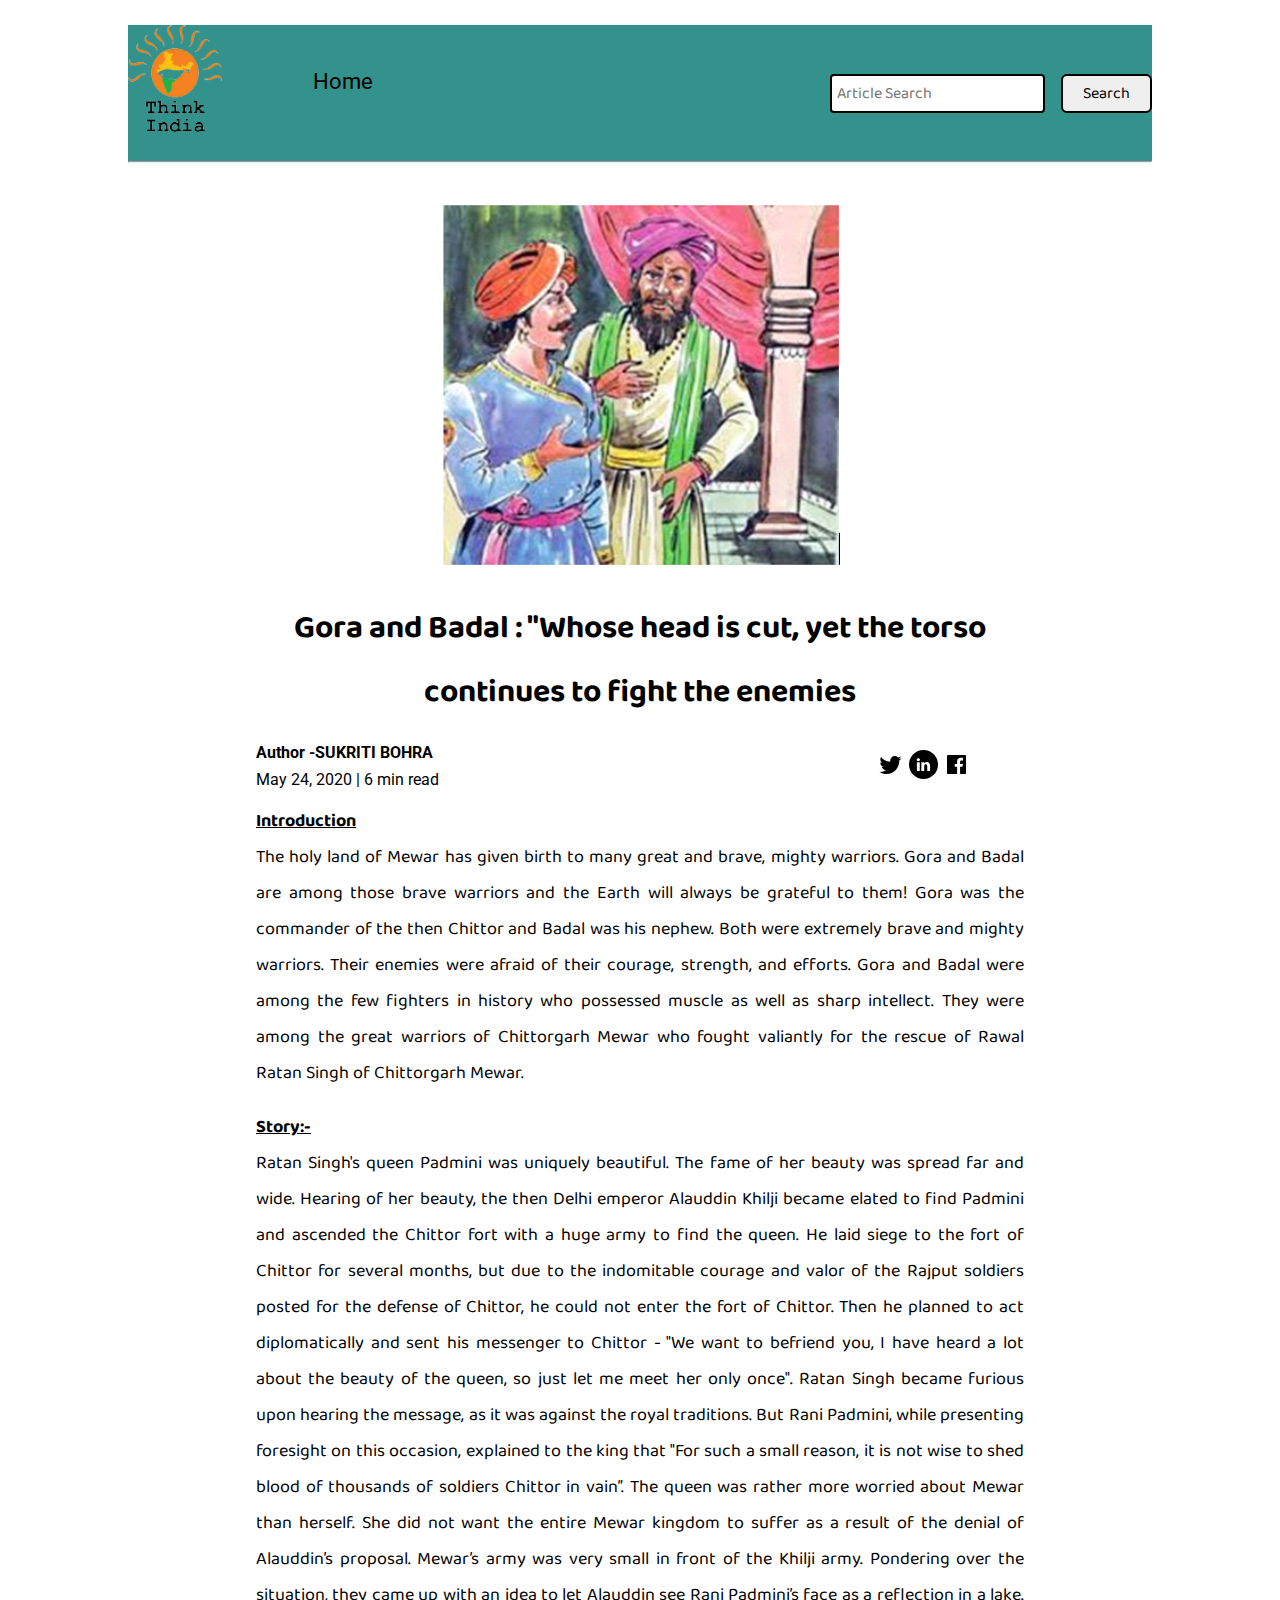
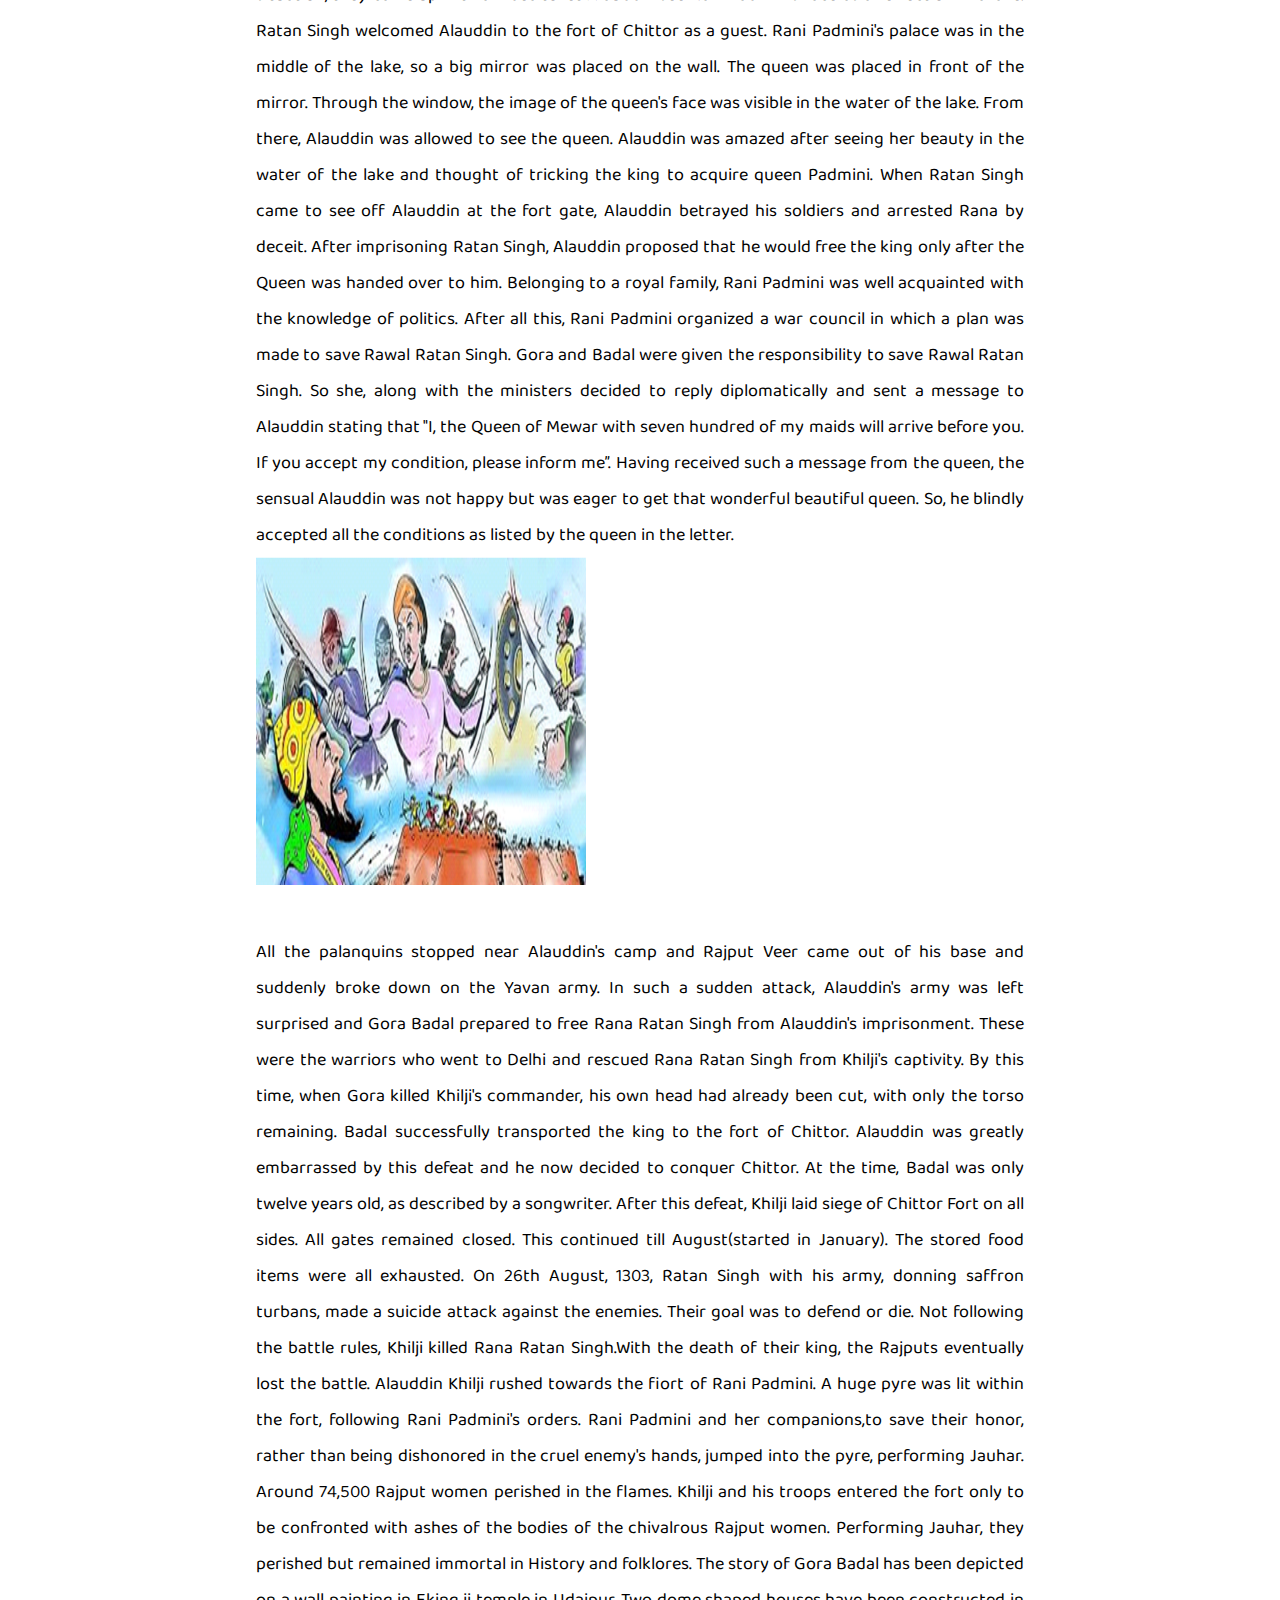
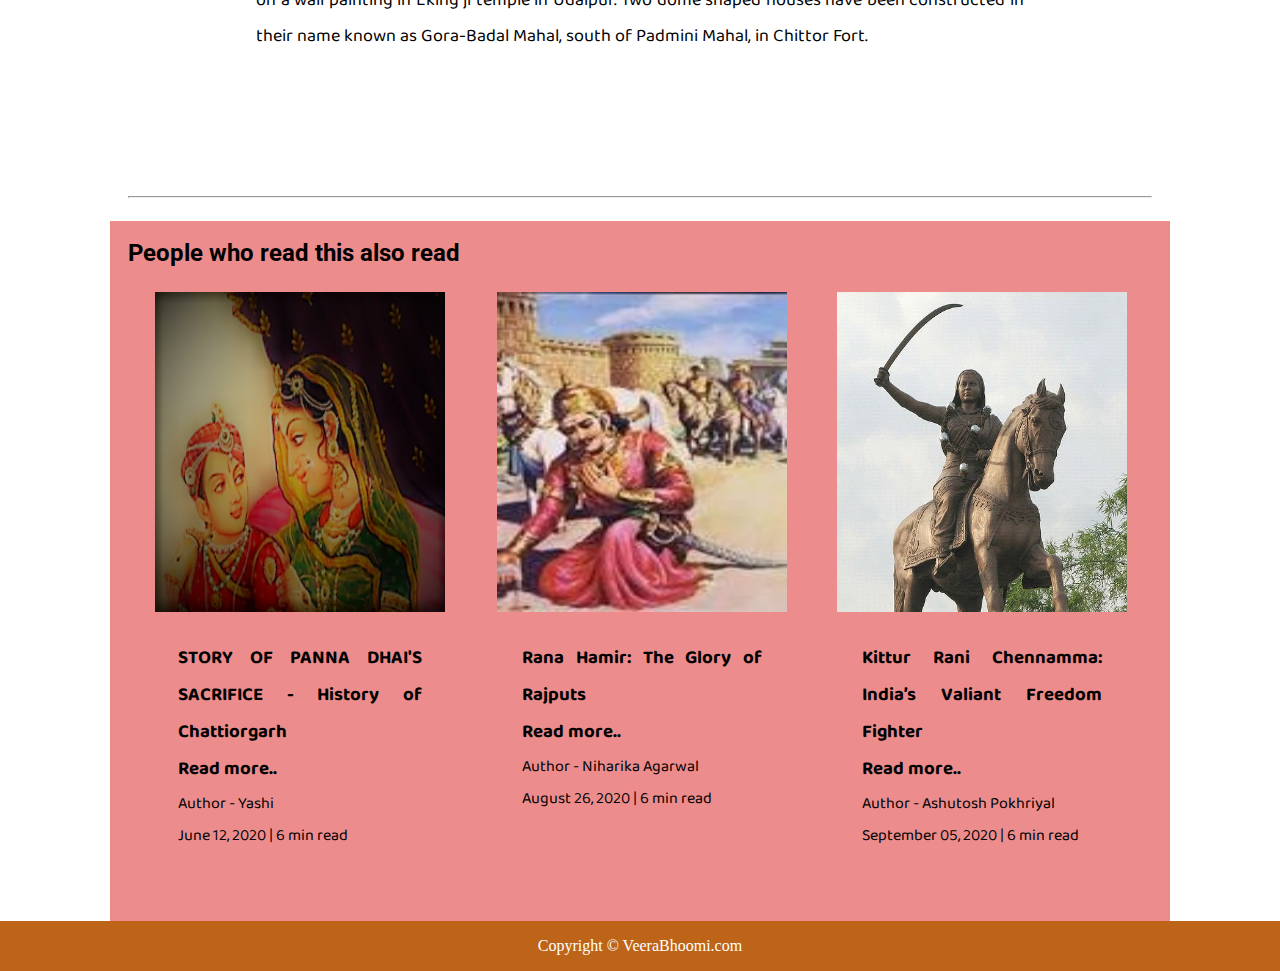
<file: gorabadal.html>
<!DOCTYPE html>
<html lang="en">

<head>
    <meta charset="UTF-8">
    <meta name="viewport" content="width=device-width, initial-scale=1.0">
    <link rel="stylesheet" href="css/utils.css">
    <link rel="stylesheet" href="css/style.css">
    <link rel="stylesheet" href="css/blogpost.css">
    <link rel="stylesheet" href="css/mobile.css">
    <title>VeeraBhoomi</title>
</head>

<body>
    <nav class="navigation max-width-1 m-auto">
        <div class="nav-left">
            <a href="/">
                <span><img src="img/logoti.png" width="94px" alt=""></span>
            </a>
            <ul>
                <li><a href="/">Home</a></li>

                <!-- <li><a href="/contact.html">Contact</a></li> -->
            </ul>
        </div>
        <div class="nav-right">
            <form action="/search.html" method="get">
                <input class="form-input" type="text" name="query" placeholder="Article Search">
                <button class="btn">Search</button>
            </form>

        </div>

    </nav>
    <div class="max-width-1 m-auto">
        <hr>
    </div>
    <div class="post-img">
        <img style="height: 90%;" src="img/gora.PNG" alt="">
        <!-- <img src="img/rajabhoj2.jpg" alt=""> -->
    </div>
    <div class="m-auto blog-post-content max-width-2 m-auto my-2">
        <h1 class="font1">Gora and Badal : "Whose head is cut, yet the torso continues to fight the enemies</h1>
        <div class="blogpost-meta">
            <div class="author-info">
                <div>
                    <b>
                        Author -SUKRITI BOHRA

                    </b>
                </div>
                <div>May 24, 2020 | 6 min read</div>
            </div>
            <div class="social">
                <svg width="29" height="29" class="hk">
                    <path
                        d="M22.05 7.54a4.47 4.47 0 0 0-3.3-1.46 4.53 4.53 0 0 0-4.53 4.53c0 .35.04.7.08 1.05A12.9 12.9 0 0 1 5 6.89a5.1 5.1 0 0 0-.65 2.26c.03 1.6.83 2.99 2.02 3.79a4.3 4.3 0 0 1-2.02-.57v.08a4.55 4.55 0 0 0 3.63 4.44c-.4.08-.8.13-1.21.16l-.81-.08a4.54 4.54 0 0 0 4.2 3.15 9.56 9.56 0 0 1-5.66 1.94l-1.05-.08c2 1.27 4.38 2.02 6.94 2.02 8.3 0 12.86-6.9 12.84-12.85.02-.24 0-.43 0-.65a8.68 8.68 0 0 0 2.26-2.34c-.82.38-1.7.62-2.6.72a4.37 4.37 0 0 0 1.95-2.51c-.84.53-1.81.9-2.83 1.13z">
                    </path>
                </svg>

                <svg style="background: black;
                border-radius: 21px;" width="29" height="29" viewBox="0 0 29 29" fill="none" class="hk">
                    <path
                        d="M5 6.36C5 5.61 5.63 5 6.4 5h16.2c.77 0 1.4.61 1.4 1.36v16.28c0 .75-.63 1.36-1.4 1.36H6.4c-.77 0-1.4-.6-1.4-1.36V6.36z">
                    </path>
                    <path fill-rule="evenodd" clip-rule="evenodd"
                        d="M10.76 20.9v-8.57H7.89v8.58h2.87zm-1.44-9.75c1 0 1.63-.65 1.63-1.48-.02-.84-.62-1.48-1.6-1.48-.99 0-1.63.64-1.63 1.48 0 .83.62 1.48 1.59 1.48h.01zM12.35 20.9h2.87v-4.79c0-.25.02-.5.1-.7.2-.5.67-1.04 1.46-1.04 1.04 0 1.46.8 1.46 1.95v4.59h2.87v-4.92c0-2.64-1.42-3.87-3.3-3.87-1.55 0-2.23.86-2.61 1.45h.02v-1.24h-2.87c.04.8 0 8.58 0 8.58z"
                        fill="#fff"></path>
                </svg>

                <svg width="29" height="29" class="hk">
                    <path
                        d="M23.2 5H5.8a.8.8 0 0 0-.8.8V23.2c0 .44.35.8.8.8h9.3v-7.13h-2.38V13.9h2.38v-2.38c0-2.45 1.55-3.66 3.74-3.66 1.05 0 1.95.08 2.2.11v2.57h-1.5c-1.2 0-1.48.57-1.48 1.4v1.96h2.97l-.6 2.97h-2.37l.05 7.12h5.1a.8.8 0 0 0 .79-.8V5.8a.8.8 0 0 0-.8-.79">
                    </path>
                </svg>

            </div>
        </div>

        <p class="font1"> <span><u><b>Introduction</b></u> </span> <br>
            The holy land of Mewar has given birth to many great and brave, mighty warriors. Gora and Badal are among
            those brave warriors and the Earth will always be grateful to them!



            Gora was the commander of the then Chittor and Badal was his nephew. Both were extremely brave and mighty
            warriors. Their enemies were afraid of their courage, strength, and efforts. Gora and Badal were among the
            few fighters in history who possessed muscle as well as sharp intellect.
            They were among the great warriors of Chittorgarh Mewar who fought valiantly for the rescue of Rawal Ratan
            Singh of Chittorgarh Mewar.
        </p>

        <br>

        <p class="font1"> <span><u><b>Story:-</b></u> </span> <br>


            Ratan Singh's queen Padmini was uniquely beautiful. The fame of her beauty was spread far and wide. Hearing
            of her beauty, the then Delhi emperor Alauddin Khilji became elated to find Padmini and ascended the Chittor
            fort with a huge army to find the queen. He laid siege to the fort of Chittor for several months, but due to
            the indomitable courage and valor of the Rajput soldiers posted for the defense of Chittor, he could not
            enter the fort of Chittor. Then he planned to act diplomatically and sent his messenger to Chittor - "We
            want to befriend you, I have heard a lot about the beauty of the queen, so just let me meet her only once".
            Ratan Singh became furious upon hearing the message, as it was against the royal
            traditions. But Rani Padmini, while presenting foresight on this occasion, explained to the king that "For
            such a small reason, it is not wise to shed blood of thousands of soldiers Chittor in vain”. The queen was
            rather more worried about Mewar than herself. She did not want the entire Mewar kingdom to suffer as a
            result of the denial of Alauddin’s proposal. Mewar’s army was very small in front of the Khilji army.
            Pondering over the situation, they came up with an idea to let Alauddin see Rani Padmini’s face as a
            reflection in a lake. Ratan Singh welcomed Alauddin to the fort of Chittor as a guest. Rani Padmini's palace
            was in the middle of the lake, so a big mirror was placed on the wall. The queen was placed in front of the
            mirror. Through the window, the image of the queen's face was visible in the water of the lake. From there,
            Alauddin was allowed to see the queen. Alauddin was amazed after seeing her beauty in the water of the lake
            and thought of tricking the king to acquire queen Padmini. When Ratan Singh came to see off Alauddin at the
            fort gate, Alauddin betrayed his soldiers and arrested Rana by deceit.
            After imprisoning Ratan Singh, Alauddin proposed that he would free the king only after the Queen was handed
            over to him. Belonging to a royal family, Rani Padmini was well acquainted with the knowledge of politics.
            After all this, Rani Padmini organized a war council in which a plan was made to save Rawal Ratan Singh.
            Gora and Badal were given the responsibility to save Rawal Ratan Singh. So she, along with the ministers
            decided to reply diplomatically and sent a message to Alauddin stating that "I, the Queen of Mewar with
            seven hundred of my maids will arrive before you. If you accept my condition, please inform me”. Having
            received such a message from the queen, the sensual Alauddin was not happy but was eager to get that
            wonderful beautiful queen. So, he blindly accepted all the conditions as listed by the queen in the letter.


            <br>


            <img style="height: 330px; width:330px" src="img/gora2.PNG" alt="">


        <p class="font1"> <br>

            All the palanquins stopped near Alauddin's camp and Rajput Veer came out of his base and suddenly broke down
            on the Yavan army. In such a sudden attack, Alauddin's army was left surprised and Gora Badal prepared to
            free Rana Ratan Singh from Alauddin's imprisonment. These were the warriors who went to Delhi and rescued
            Rana Ratan Singh from Khilji's captivity. By this time, when Gora killed Khilji's commander, his own head
            had already been cut, with only the torso remaining. Badal successfully transported the king to the fort of
            Chittor. Alauddin was greatly embarrassed by this defeat and he now decided to conquer Chittor.
            At the time, Badal was only twelve years old, as described by a songwriter.
            After this defeat, Khilji laid siege of Chittor Fort on all sides. All gates remained closed. This continued
            till August(started in January). The stored food items were all exhausted. On 26th August, 1303, Ratan Singh
            with his army, donning saffron turbans, made a suicide attack against the enemies. Their goal was to defend
            or die. Not following the battle rules, Khilji killed Rana Ratan Singh.With the death of their king, the
            Rajputs eventually lost the battle.
            Alauddin Khilji rushed towards the fiort of Rani Padmini. A huge pyre was lit within the fort, following
            Rani Padmini's orders. Rani Padmini and her companions,to save their honor, rather than being dishonored in
            the cruel enemy's hands, jumped into the pyre, performing Jauhar. Around 74,500 Rajput women perished in the
            flames.
            Khilji and his troops entered the fort only to be confronted with ashes of the bodies of the chivalrous
            Rajput women. Performing Jauhar, they perished but remained immortal in History and folklores.

            The story of Gora Badal has been depicted on a wall painting in Eking ji temple in Udaipur. Two dome shaped
            houses have been constructed in their name known as Gora-Badal Mahal, south of Padmini Mahal, in Chittor
            Fort.

            <br>

            <br>



            <br>






            <br>





    </div>

    <div class="max-width-1 m-auto">
        <hr>
    </div>
    <div class="home-articles max-width-1 m-auto font2">
        <h2>People who read this also read</h2>
        <div class="row">













            <div class="home-article more-post">
                <div class="home-article-img">
                    <img style="height: 320px; width:290px" src="img/pannadai.PNG" alt="article">
                </div>
                <div class="home-article-content font1 center">
                    <h3>STORY OF PANNA DHAI'S SACRIFICE - History of Chattiorgarh</h3>
                    <a href="/pannadai.html">
                        <h3>Read more..</h3>
                    </a>
                    <div>Author - Yashi</div>
                    <span> June 12, 2020 | 6 min read</span>
                </div>
            </div>


            <div class="home-article more-post">
                <div class="home-article-img">
                    <img style="height: 320px; width:290px" src="img/ranahmir.jpg" alt="article">
                </div>
                <div class="home-article-content font1 center">
                    <h3>Rana Hamir: The Glory of Rajputs</h3>
                    <a href="/ranahamir.html">
                        <h3>Read more..</h3>
                    </a>
                    <div>Author - Niharika Agarwal</div>
                    <span> August 26, 2020 | 6 min read</span>
                </div>
            </div>


            
            <div class="home-article more-post">
                <div class="home-article-img">
                    <img style="height: 320px; width:290px" src="img/kittur.jpg" alt="article">
                </div>
                <div class="home-article-content font1 center">
                    <h3>Kittur Rani Chennamma: India’s Valiant Freedom Fighter</h3>
                    <a href="/kitturrani.html">
                        <h3>Read more..</h3>
                    </a>
                    <div>Author -  Ashutosh Pokhriyal</div>
                    <span> September 05, 2020 | 6 min read</span>
                </div>
            </div>



        </div>
    </div>

    <div class="footer">
        <p>Copyright &copy; VeeraBhoomi.com </p>
        <!-- <a href="https://www.vecteezy.com/free-vector/typewriter">Vector Credits: Vecteezy</a>  -->
    </div>
</body>

</html>
</file>
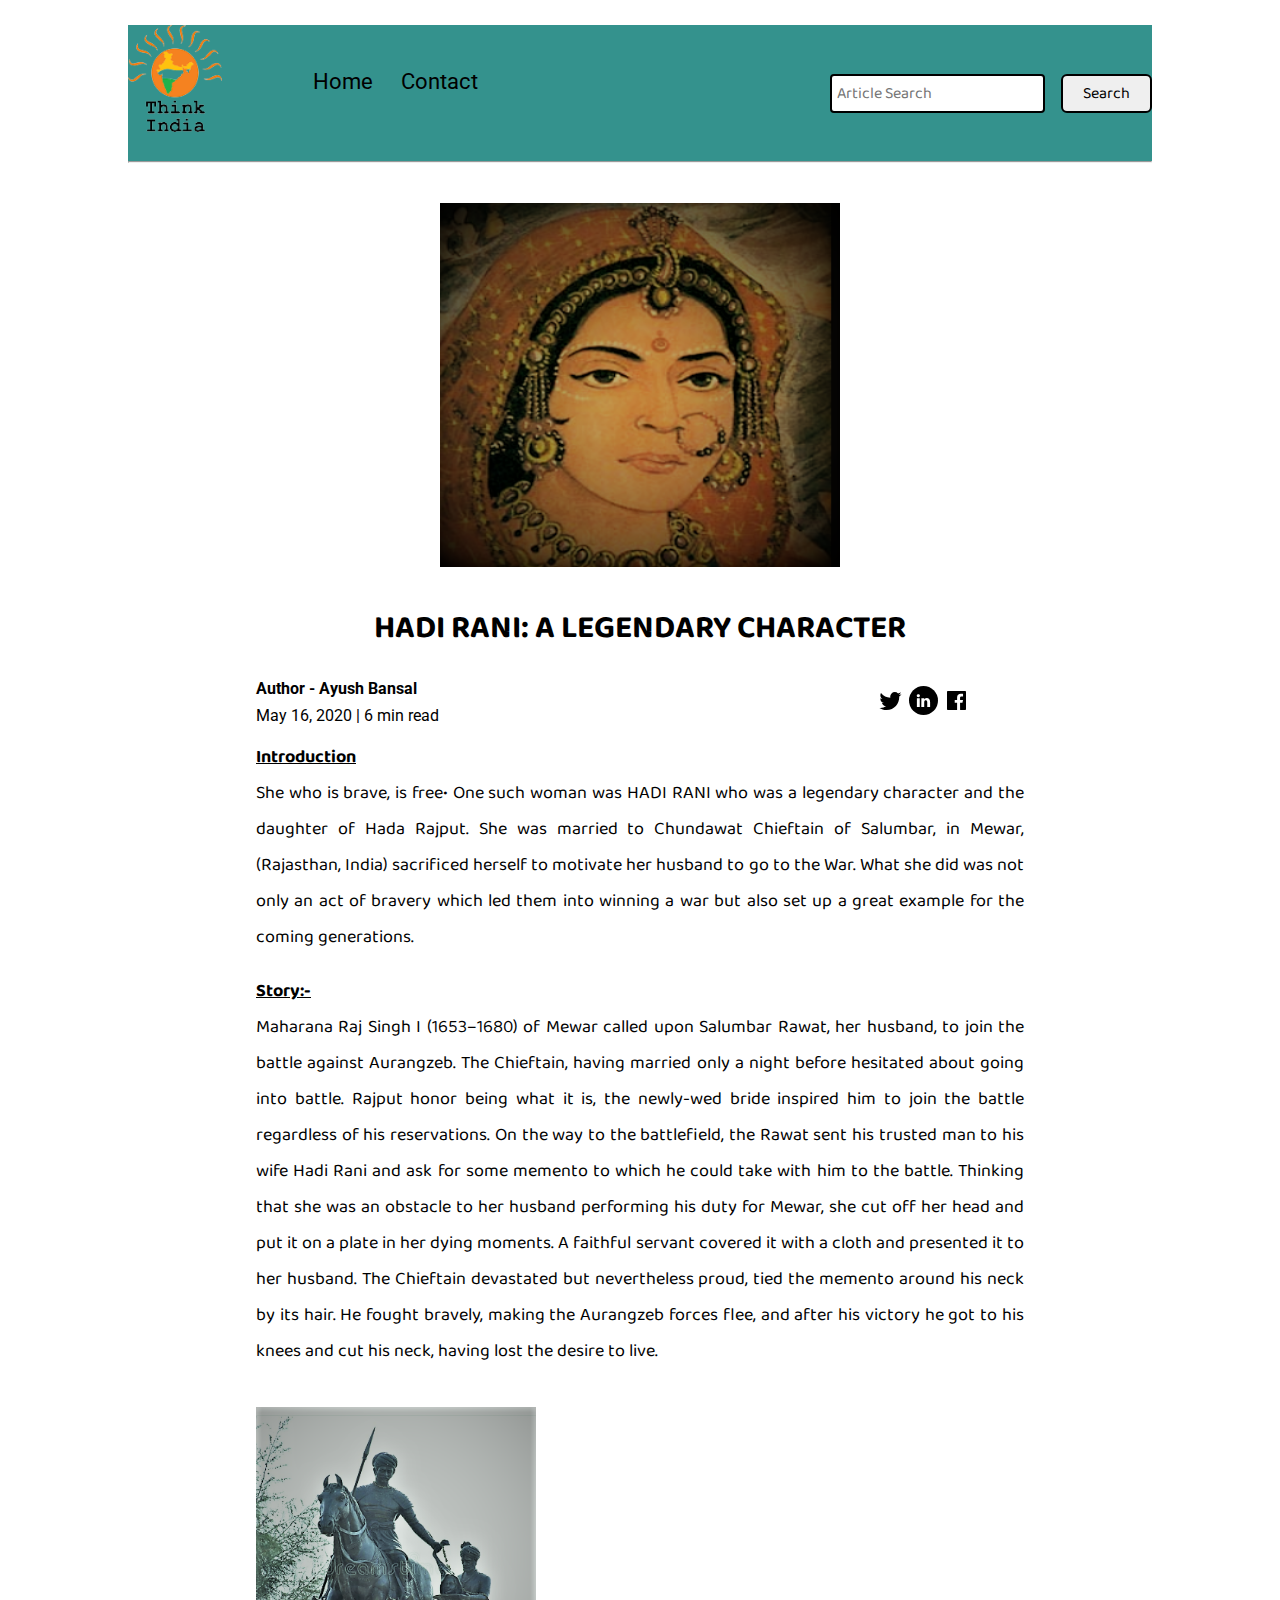
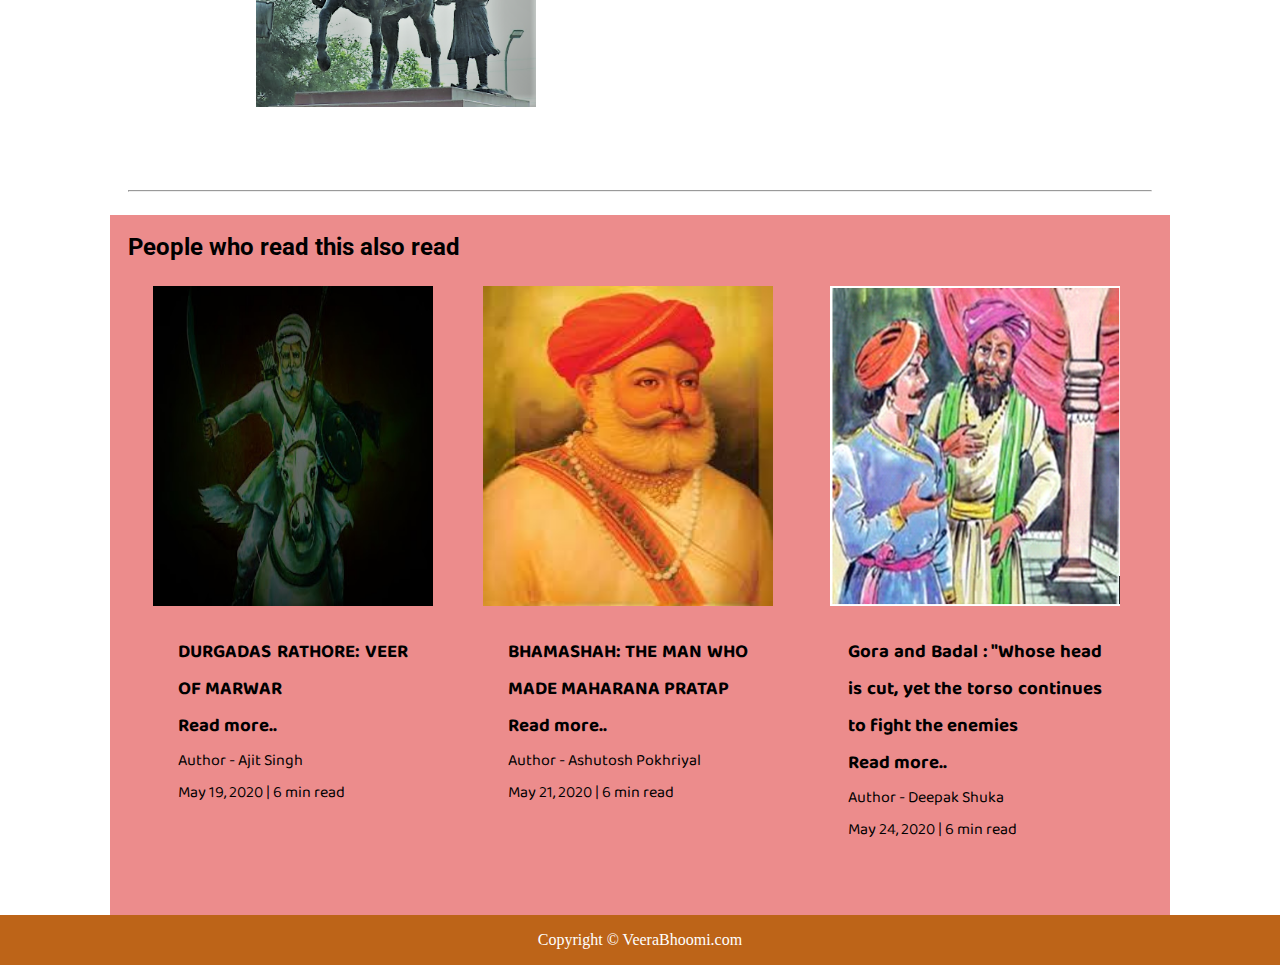
<file: haldirani.html>
<!DOCTYPE html>
<html lang="en">

<head>
    <meta charset="UTF-8">
    <meta name="viewport" content="width=device-width, initial-scale=1.0">
    <link rel="stylesheet" href="css/utils.css">
    <link rel="stylesheet" href="css/style.css">
    <link rel="stylesheet" href="css/blogpost.css">
    <link rel="stylesheet" href="css/mobile.css">
    <title>VeeraBhoomi</title>
</head>

<body>
    <nav class="navigation max-width-1 m-auto">
        <div class="nav-left">
            <a href="/">
                <span><img src="img/logoti.png" width="94px" alt=""></span>
            </a>
            <ul>
                <li><a href="/">Home</a></li>
                <li><a href="/contact.html">Contact</a></li>
            </ul>
        </div>
        <div class="nav-right">
            <form action="/search.html" method="get">
                <input class="form-input" type="text" name="query" placeholder="Article Search">
                <button class="btn">Search</button>
            </form>

        </div>

    </nav>
    <div class="max-width-1 m-auto">
        <hr>
    </div>
    <div class="post-img">
        <img style="height: 90%;" src="img/haldirani.PNG" alt="">
        <!-- <img src="img/rajabhoj2.jpg" alt=""> -->
    </div>
    <div class="m-auto blog-post-content max-width-2 m-auto my-2">
        <h1 class="font1">HADI RANI: A LEGENDARY CHARACTER</h1>
        <div class="blogpost-meta">
            <div class="author-info">
                <div>
                    <b>
                        Author - Ayush Bansal
                    </b>
                </div>
                <div>May 16, 2020 | 6 min read</div>
            </div>
            <div class="social">
                <svg width="29" height="29" class="hk">
                    <path
                        d="M22.05 7.54a4.47 4.47 0 0 0-3.3-1.46 4.53 4.53 0 0 0-4.53 4.53c0 .35.04.7.08 1.05A12.9 12.9 0 0 1 5 6.89a5.1 5.1 0 0 0-.65 2.26c.03 1.6.83 2.99 2.02 3.79a4.3 4.3 0 0 1-2.02-.57v.08a4.55 4.55 0 0 0 3.63 4.44c-.4.08-.8.13-1.21.16l-.81-.08a4.54 4.54 0 0 0 4.2 3.15 9.56 9.56 0 0 1-5.66 1.94l-1.05-.08c2 1.27 4.38 2.02 6.94 2.02 8.3 0 12.86-6.9 12.84-12.85.02-.24 0-.43 0-.65a8.68 8.68 0 0 0 2.26-2.34c-.82.38-1.7.62-2.6.72a4.37 4.37 0 0 0 1.95-2.51c-.84.53-1.81.9-2.83 1.13z">
                    </path>
                </svg>

                <svg style="background: black;
                border-radius: 21px;" width="29" height="29" viewBox="0 0 29 29" fill="none" class="hk">
                    <path
                        d="M5 6.36C5 5.61 5.63 5 6.4 5h16.2c.77 0 1.4.61 1.4 1.36v16.28c0 .75-.63 1.36-1.4 1.36H6.4c-.77 0-1.4-.6-1.4-1.36V6.36z">
                    </path>
                    <path fill-rule="evenodd" clip-rule="evenodd"
                        d="M10.76 20.9v-8.57H7.89v8.58h2.87zm-1.44-9.75c1 0 1.63-.65 1.63-1.48-.02-.84-.62-1.48-1.6-1.48-.99 0-1.63.64-1.63 1.48 0 .83.62 1.48 1.59 1.48h.01zM12.35 20.9h2.87v-4.79c0-.25.02-.5.1-.7.2-.5.67-1.04 1.46-1.04 1.04 0 1.46.8 1.46 1.95v4.59h2.87v-4.92c0-2.64-1.42-3.87-3.3-3.87-1.55 0-2.23.86-2.61 1.45h.02v-1.24h-2.87c.04.8 0 8.58 0 8.58z"
                        fill="#fff"></path>
                </svg>

                <svg width="29" height="29" class="hk">
                    <path
                        d="M23.2 5H5.8a.8.8 0 0 0-.8.8V23.2c0 .44.35.8.8.8h9.3v-7.13h-2.38V13.9h2.38v-2.38c0-2.45 1.55-3.66 3.74-3.66 1.05 0 1.95.08 2.2.11v2.57h-1.5c-1.2 0-1.48.57-1.48 1.4v1.96h2.97l-.6 2.97h-2.37l.05 7.12h5.1a.8.8 0 0 0 .79-.8V5.8a.8.8 0 0 0-.8-.79">
                    </path>
                </svg>

            </div>
        </div>

        <p class="font1"> <span><u><b>Introduction</b></u> </span> <br>
            She who is brave, is free•

            One such woman was HADI RANI who was a legendary character and the daughter of Hada Rajput.
            She was married to Chundawat Chieftain of Salumbar, in Mewar, (Rajasthan, India) sacrificed herself to motivate her husband to go to the War. What she did was not only an act of bravery which led them into winning a war but also set up a great example for the coming generations.
            




        </p>

        <br>

        <p class="font1"> <span><u><b> Story:-</b></u> </span> <br>

            Maharana Raj Singh I (1653–1680) of Mewar called upon Salumbar Rawat, her husband, to join the battle against Aurangzeb. The Chieftain, having married only a night before hesitated about going into battle. Rajput honor being what it is, the newly-wed bride inspired him to join the battle regardless of his reservations. On the way to the battlefield,
             the Rawat sent his trusted man to his wife Hadi Rani and ask for some memento to which he could take with him to the battle.

            Thinking that she was an obstacle to her husband performing his duty for Mewar, she cut off her head and put it on a plate in her dying moments. A faithful servant covered it with a cloth and presented it to her husband. The Chieftain devastated but nevertheless proud, tied the memento around his neck by its hair. He fought bravely, making the Aurangzeb forces flee, and after his victory he got to his knees and cut his neck, having lost the desire to live.



            <br>


        <br>

       

        <img style="height: 300px; width:280px" src="img/haldirani2.PNG" alt="">
        <br>

        
        
        <br>











    </div>

    <div class="max-width-1 m-auto">
        <hr>
    </div>
    <div class="home-articles max-width-1 m-auto font2">
        <h2>People who read this also read</h2>
        <div class="row">



            



            <div class="home-article more-post">
                <div class="home-article-img">
                    <img style="height: 320px; width:280px" src="img/durgadas.jpg" alt="article">
                </div>
                <div class="home-article-content font1 center">
                    <h3>DURGADAS RATHORE: VEER OF MARWAR</h3>
                    <a href="/durgadas.html">
                        <h3>Read more..</h3>
                    </a>
                    <div>Author - Ajit Singh</div>
                    <span> May 19, 2020 | 6 min read</span>
                </div>
            </div>


            <div class="home-article more-post">
                <div class="home-article-img">
                    <img style="height: 320px; width:290px" src="img/bhamashah.png" alt="article">
                </div>
                <div class="home-article-content font1 center">
                    <h3>BHAMASHAH: THE MAN WHO MADE MAHARANA PRATAP</h3>
                    <a href="/blogpost.html">
                        <h3>Read more..</h3>
                    </a>
                    <div>Author - Ashutosh Pokhriyal</div>
                    <span> May 21, 2020 | 6 min read</span>
                </div>
            </div>

            <div class="home-article more-post">
                <div class="home-article-img">
                    <img style="height: 320px; width:290px" src="img/gora.PNG" alt="article">
                </div>
                <div class="home-article-content font1 center">
                    <h3>Gora and Badal : "Whose head is cut, yet the torso continues to fight the enemies</h3>
                    <a href="/blogpost.html">
                        <h3>Read more..</h3>
                    </a>
                    <div>Author - Deepak Shuka</div>
                    <span> May 24, 2020 | 6 min read</span>
                </div>
            </div>



        </div>
    </div>

    <div class="footer">
        <p>Copyright &copy; VeeraBhoomi.com </p>
        <!-- <a href="https://www.vecteezy.com/free-vector/typewriter">Vector Credits: Vecteezy</a>  -->
    </div>
</body>

</html>
</file>
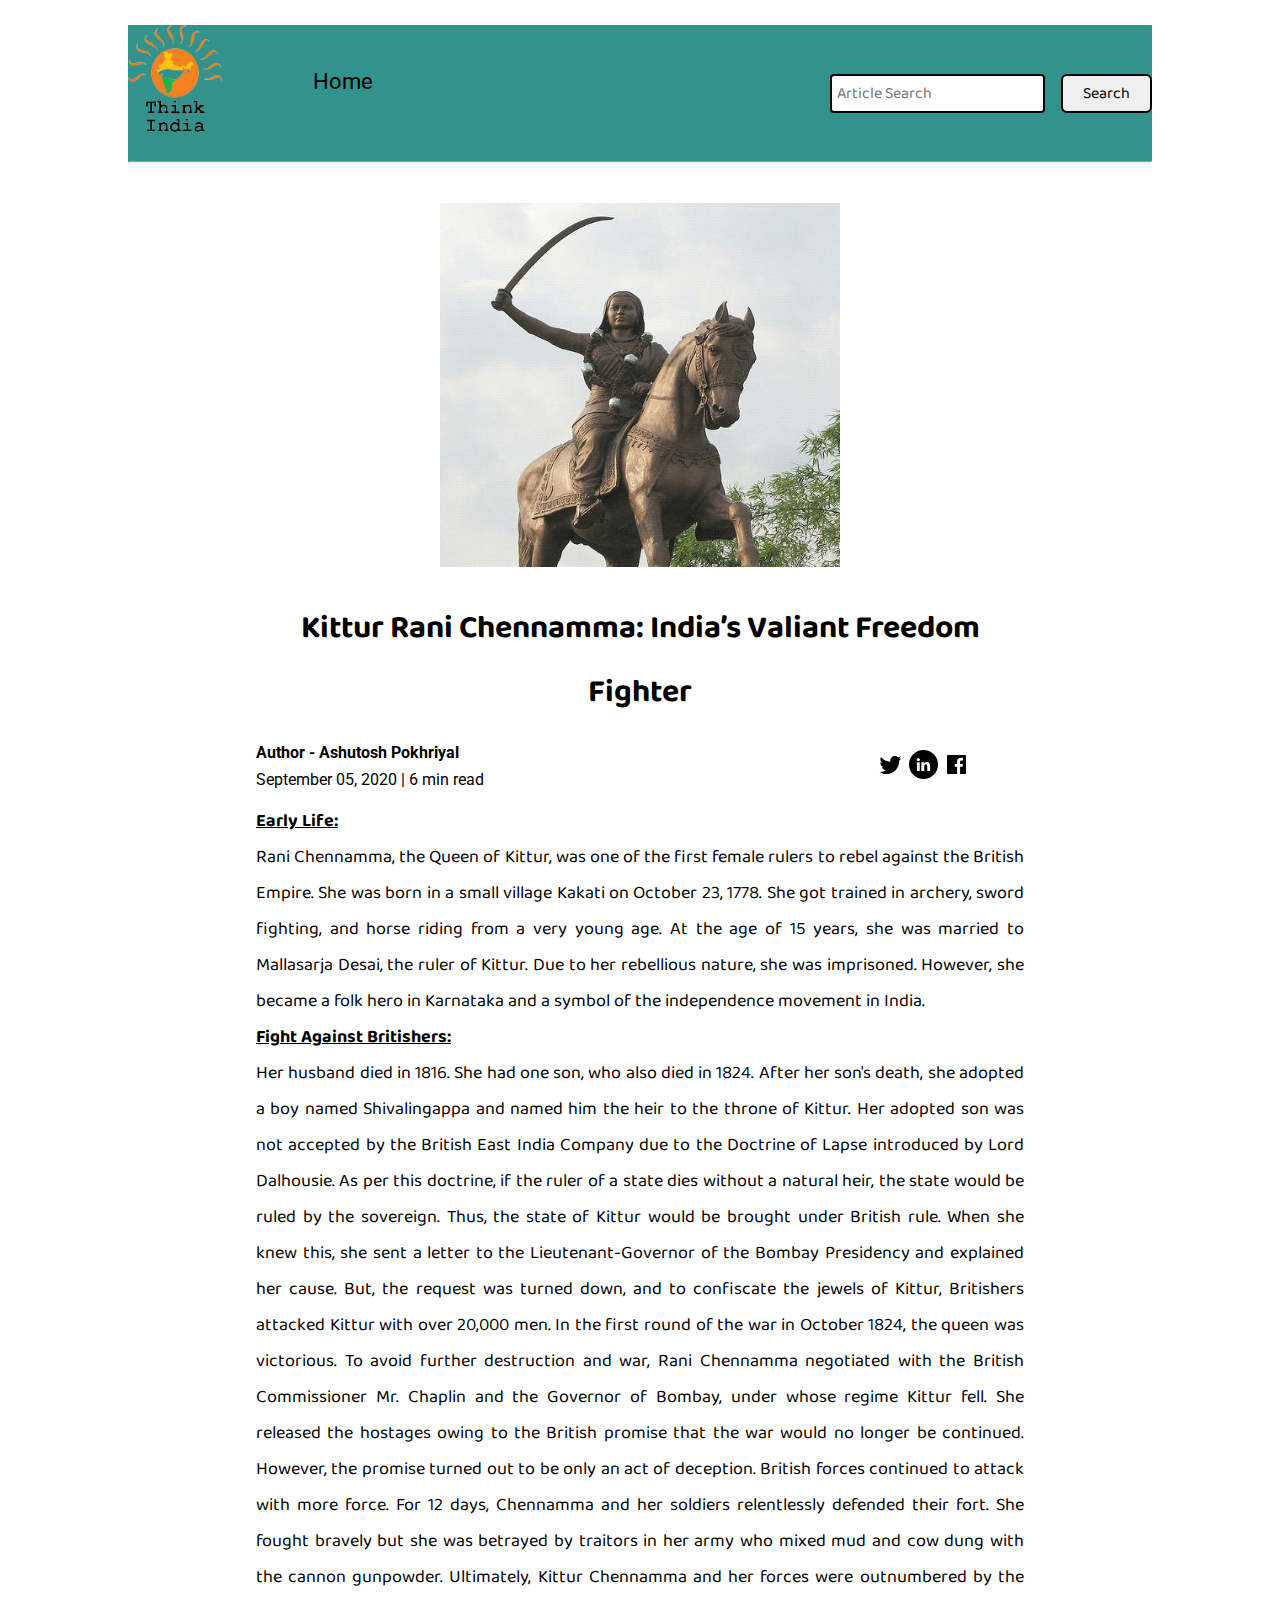
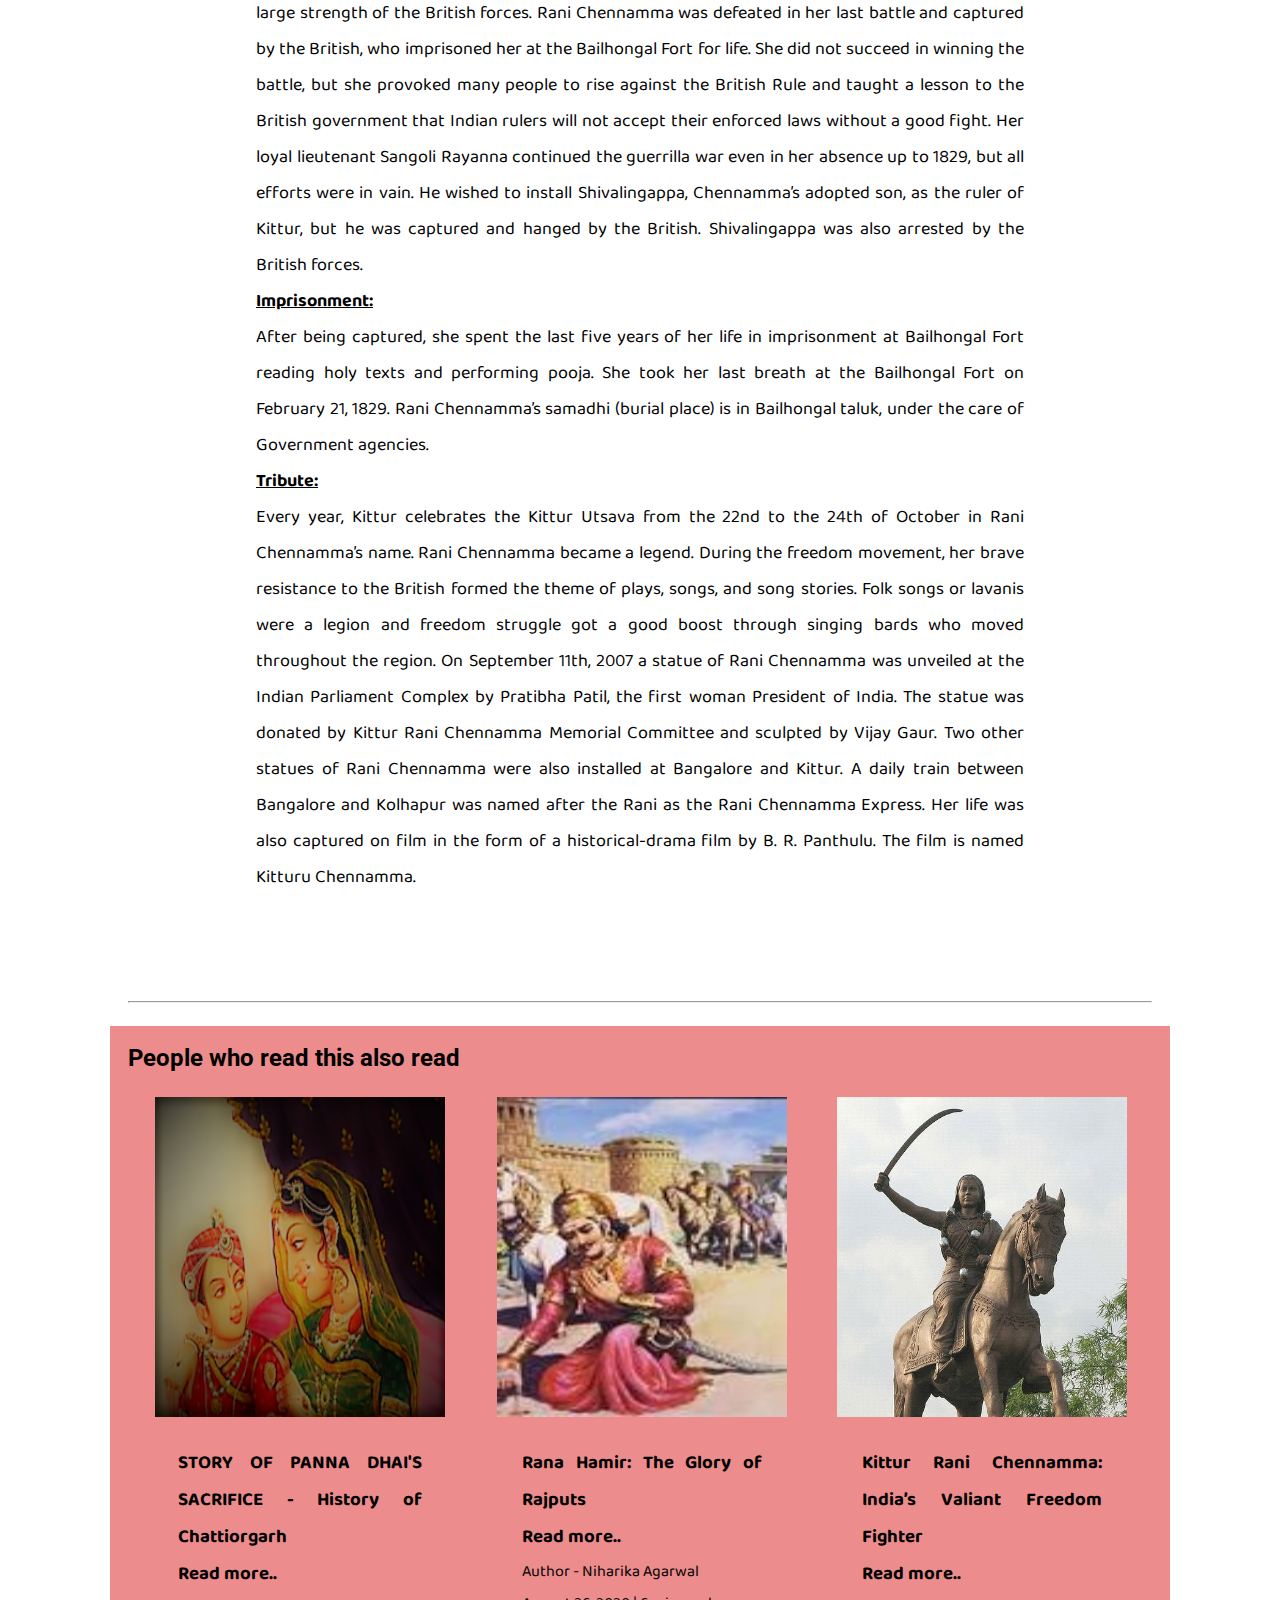
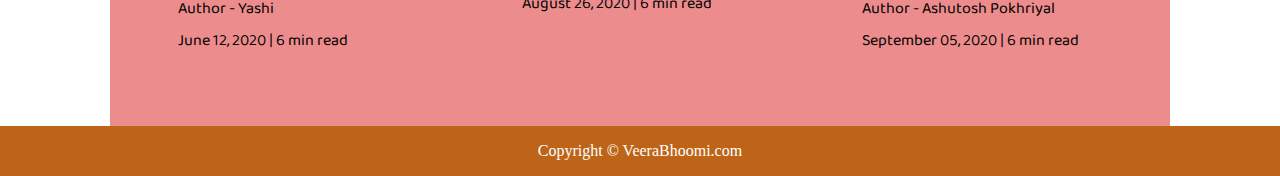
<file: kitturrani.html>
<!DOCTYPE html>
<html lang="en">

<head>
    <meta charset="UTF-8">
    <meta name="viewport" content="width=device-width, initial-scale=1.0">
    <link rel="stylesheet" href="css/utils.css">
    <link rel="stylesheet" href="css/style.css">
    <link rel="stylesheet" href="css/blogpost.css">
    <link rel="stylesheet" href="css/mobile.css">
    <title>VeeraBhoomi</title>
</head>

<body>
    <nav class="navigation max-width-1 m-auto">
        <div class="nav-left">
            <a href="/">
                <span><img src="img/logoti.png" width="94px" alt=""></span>
            </a>
            <ul>
                <li><a href="/">Home</a></li>

                <!-- <li><a href="/contact.html">Contact</a></li> -->
            </ul>
        </div>
        <div class="nav-right">
            <form action="/search.html" method="get">
                <input class="form-input" type="text" name="query" placeholder="Article Search">
                <button class="btn">Search</button>
            </form>

        </div>

    </nav>
    <div class="max-width-1 m-auto">
        <hr>
    </div>
    <div class="post-img">
        <img style="height: 90%;" src="img/kittur.jpg" alt="">
        <!-- <img src="img/rajabhoj2.jpg" alt=""> -->
    </div>
    <div class="m-auto blog-post-content max-width-2 m-auto my-2">
        <h1 class="font1">Kittur Rani Chennamma: India’s Valiant Freedom Fighter</h1>
        <div class="blogpost-meta">
            <div class="author-info">
                <div>
                    <b>
                        Author - Ashutosh Pokhriyal
                    </b>
                </div>
                <div>September 05, 2020 | 6 min read</div>
            </div>
            <div class="social">
                <svg width="29" height="29" class="hk">
                    <path
                        d="M22.05 7.54a4.47 4.47 0 0 0-3.3-1.46 4.53 4.53 0 0 0-4.53 4.53c0 .35.04.7.08 1.05A12.9 12.9 0 0 1 5 6.89a5.1 5.1 0 0 0-.65 2.26c.03 1.6.83 2.99 2.02 3.79a4.3 4.3 0 0 1-2.02-.57v.08a4.55 4.55 0 0 0 3.63 4.44c-.4.08-.8.13-1.21.16l-.81-.08a4.54 4.54 0 0 0 4.2 3.15 9.56 9.56 0 0 1-5.66 1.94l-1.05-.08c2 1.27 4.38 2.02 6.94 2.02 8.3 0 12.86-6.9 12.84-12.85.02-.24 0-.43 0-.65a8.68 8.68 0 0 0 2.26-2.34c-.82.38-1.7.62-2.6.72a4.37 4.37 0 0 0 1.95-2.51c-.84.53-1.81.9-2.83 1.13z">
                    </path>
                </svg>

                <svg style="background: black;
                border-radius: 21px;" width="29" height="29" viewBox="0 0 29 29" fill="none" class="hk">
                    <path
                        d="M5 6.36C5 5.61 5.63 5 6.4 5h16.2c.77 0 1.4.61 1.4 1.36v16.28c0 .75-.63 1.36-1.4 1.36H6.4c-.77 0-1.4-.6-1.4-1.36V6.36z">
                    </path>
                    <path fill-rule="evenodd" clip-rule="evenodd"
                        d="M10.76 20.9v-8.57H7.89v8.58h2.87zm-1.44-9.75c1 0 1.63-.65 1.63-1.48-.02-.84-.62-1.48-1.6-1.48-.99 0-1.63.64-1.63 1.48 0 .83.62 1.48 1.59 1.48h.01zM12.35 20.9h2.87v-4.79c0-.25.02-.5.1-.7.2-.5.67-1.04 1.46-1.04 1.04 0 1.46.8 1.46 1.95v4.59h2.87v-4.92c0-2.64-1.42-3.87-3.3-3.87-1.55 0-2.23.86-2.61 1.45h.02v-1.24h-2.87c.04.8 0 8.58 0 8.58z"
                        fill="#fff"></path>
                </svg>

                <svg width="29" height="29" class="hk">
                    <path
                        d="M23.2 5H5.8a.8.8 0 0 0-.8.8V23.2c0 .44.35.8.8.8h9.3v-7.13h-2.38V13.9h2.38v-2.38c0-2.45 1.55-3.66 3.74-3.66 1.05 0 1.95.08 2.2.11v2.57h-1.5c-1.2 0-1.48.57-1.48 1.4v1.96h2.97l-.6 2.97h-2.37l.05 7.12h5.1a.8.8 0 0 0 .79-.8V5.8a.8.8 0 0 0-.8-.79">
                    </path>
                </svg>

            </div>
        </div>

        <p class="font1"> <span><u><b>Early Life:</b></u> </span> <br>

            Rani Chennamma, the Queen of Kittur, was one of the first female rulers to rebel against the British Empire.
            She was born in a small village Kakati on October 23, 1778. She got trained in archery, sword fighting, and
            horse riding from a very young age. At the age of 15 years, she was married to Mallasarja Desai, the ruler
            of Kittur.

            Due to her rebellious nature, she was imprisoned. However, she became a folk hero in Karnataka and a symbol
            of the independence movement in India.
        </p>



        <p class="font1"> <span><u><b>Fight Against Britishers:</b></u> </span> <br>



            Her husband died in 1816. She had one son, who also died in 1824. After her son's death, she adopted a boy
            named Shivalingappa and named him the heir to the throne of Kittur.

            Her adopted son was not accepted by the British East India Company due to the Doctrine of Lapse introduced
            by Lord Dalhousie. As per this doctrine, if the ruler of a state dies without a natural heir, the state
            would be ruled by the sovereign. Thus, the state of Kittur would be brought under British rule.

            When she knew this, she sent a letter to the Lieutenant-Governor of the Bombay Presidency and explained her
            cause. But, the request was turned down, and to confiscate the jewels of Kittur, Britishers attacked Kittur
            with over 20,000 men.

            In the first round of the war in October 1824, the queen was victorious. To avoid further destruction and
            war, Rani Chennamma negotiated with the British Commissioner Mr. Chaplin and the Governor of Bombay, under
            whose regime Kittur fell. She released the hostages owing to the British promise that the war would no
            longer be continued. However, the promise turned out to be only an act of deception.

            British forces continued to attack with more force. For 12 days, Chennamma and her soldiers relentlessly
            defended their fort. She fought bravely but she was betrayed by traitors in her army who mixed mud and cow
            dung with the cannon gunpowder. Ultimately, Kittur Chennamma and her forces were outnumbered by the large
            strength of the British forces. Rani Chennamma was defeated in her last battle and captured by the British,
            who imprisoned her at the Bailhongal Fort for life.

            She did not succeed in winning the battle, but she provoked many people to rise against the British Rule and
            taught a lesson to the British government that Indian rulers will not accept their enforced laws without a
            good fight.

            Her loyal lieutenant Sangoli Rayanna continued the guerrilla war even in her absence up to 1829, but all
            efforts were in vain. He wished to install Shivalingappa, Chennamma’s adopted son, as the ruler of Kittur,
            but he was captured and hanged by the British. Shivalingappa was also arrested by the British forces.
        </p>




        <p class="font1"> <span><u><b>Imprisonment:</b></u> </span> <br>

            
            After being captured, she spent the last five years of her life in imprisonment at Bailhongal Fort reading holy texts and performing pooja. She took her last breath at the Bailhongal Fort on February 21, 1829.
            
            Rani Chennamma’s samadhi (burial place) is in Bailhongal taluk, under the care of Government agencies.
        </p>

        
        <p class="font1"> <span><u><b>Tribute:</b></u> </span> <br>

            
            Every year, Kittur celebrates the Kittur Utsava from the 22nd to the 24th of October in Rani Chennamma’s name.
            
            Rani Chennamma became a legend. During the freedom movement, her brave resistance to the British formed the theme of plays, songs, and song stories. Folk songs or lavanis were a legion and freedom struggle got a good boost through singing bards who moved throughout the region.
            
            On September 11th, 2007 a statue of Rani Chennamma was unveiled at the Indian Parliament Complex by Pratibha Patil, the first woman President of India. The statue was donated by Kittur Rani Chennamma Memorial Committee and sculpted by Vijay Gaur. Two other statues of Rani Chennamma were also installed at Bangalore and Kittur.
            
            A daily train between Bangalore and Kolhapur was named after the Rani as the Rani Chennamma Express. Her life was also captured on film in the form of a historical-drama film by B. R. Panthulu. The film is named Kitturu Chennamma.
        </p>
        <br>


        <br>


        <!-- <img style="height: 330px; width:330px" src="img/pannadai2.PNG" alt=""> -->



        <br>






        <br>





    </div>

    <div class="max-width-1 m-auto">
        <hr>
    </div>
    <div class="home-articles max-width-1 m-auto font2">
        <h2>People who read this also read</h2>
        <div class="row">













            <div class="home-article more-post">
                <div class="home-article-img">
                    <img style="height: 320px; width:290px" src="img/pannadai.PNG" alt="article">
                </div>
                <div class="home-article-content font1 center">
                    <h3>STORY OF PANNA DHAI'S SACRIFICE - History of Chattiorgarh</h3>
                    <a href="/pannadai.html">
                        <h3>Read more..</h3>
                    </a>
                    <div>Author - Yashi</div>
                    <span> June 12, 2020 | 6 min read</span>
                </div>
            </div>


            <div class="home-article more-post">
                <div class="home-article-img">
                    <img style="height: 320px; width:290px" src="img/ranahmir.jpg" alt="article">
                </div>
                <div class="home-article-content font1 center">
                    <h3>Rana Hamir: The Glory of Rajputs</h3>
                    <a href="/ranahamir.html">
                        <h3>Read more..</h3>
                    </a>
                    <div>Author - Niharika Agarwal</div>
                    <span> August 26, 2020 | 6 min read</span>
                </div>
            </div>



            <div class="home-article more-post">
                <div class="home-article-img">
                    <img style="height: 320px; width:290px" src="img/kittur.jpg" alt="article">
                </div>
                <div class="home-article-content font1 center">
                    <h3>Kittur Rani Chennamma: India’s Valiant Freedom Fighter</h3>
                    <a href="/kitturrani.html">
                        <h3>Read more..</h3>
                    </a>
                    <div>Author - Ashutosh Pokhriyal</div>
                    <span> September 05, 2020 | 6 min read</span>
                </div>
            </div>



        </div>
    </div>

    <div class="footer">
        <p>Copyright &copy; VeeraBhoomi.com </p>
        <!-- <a href="https://www.vecteezy.com/free-vector/typewriter">Vector Credits: Vecteezy</a>  -->
    </div>
</body>

</html>
</file>
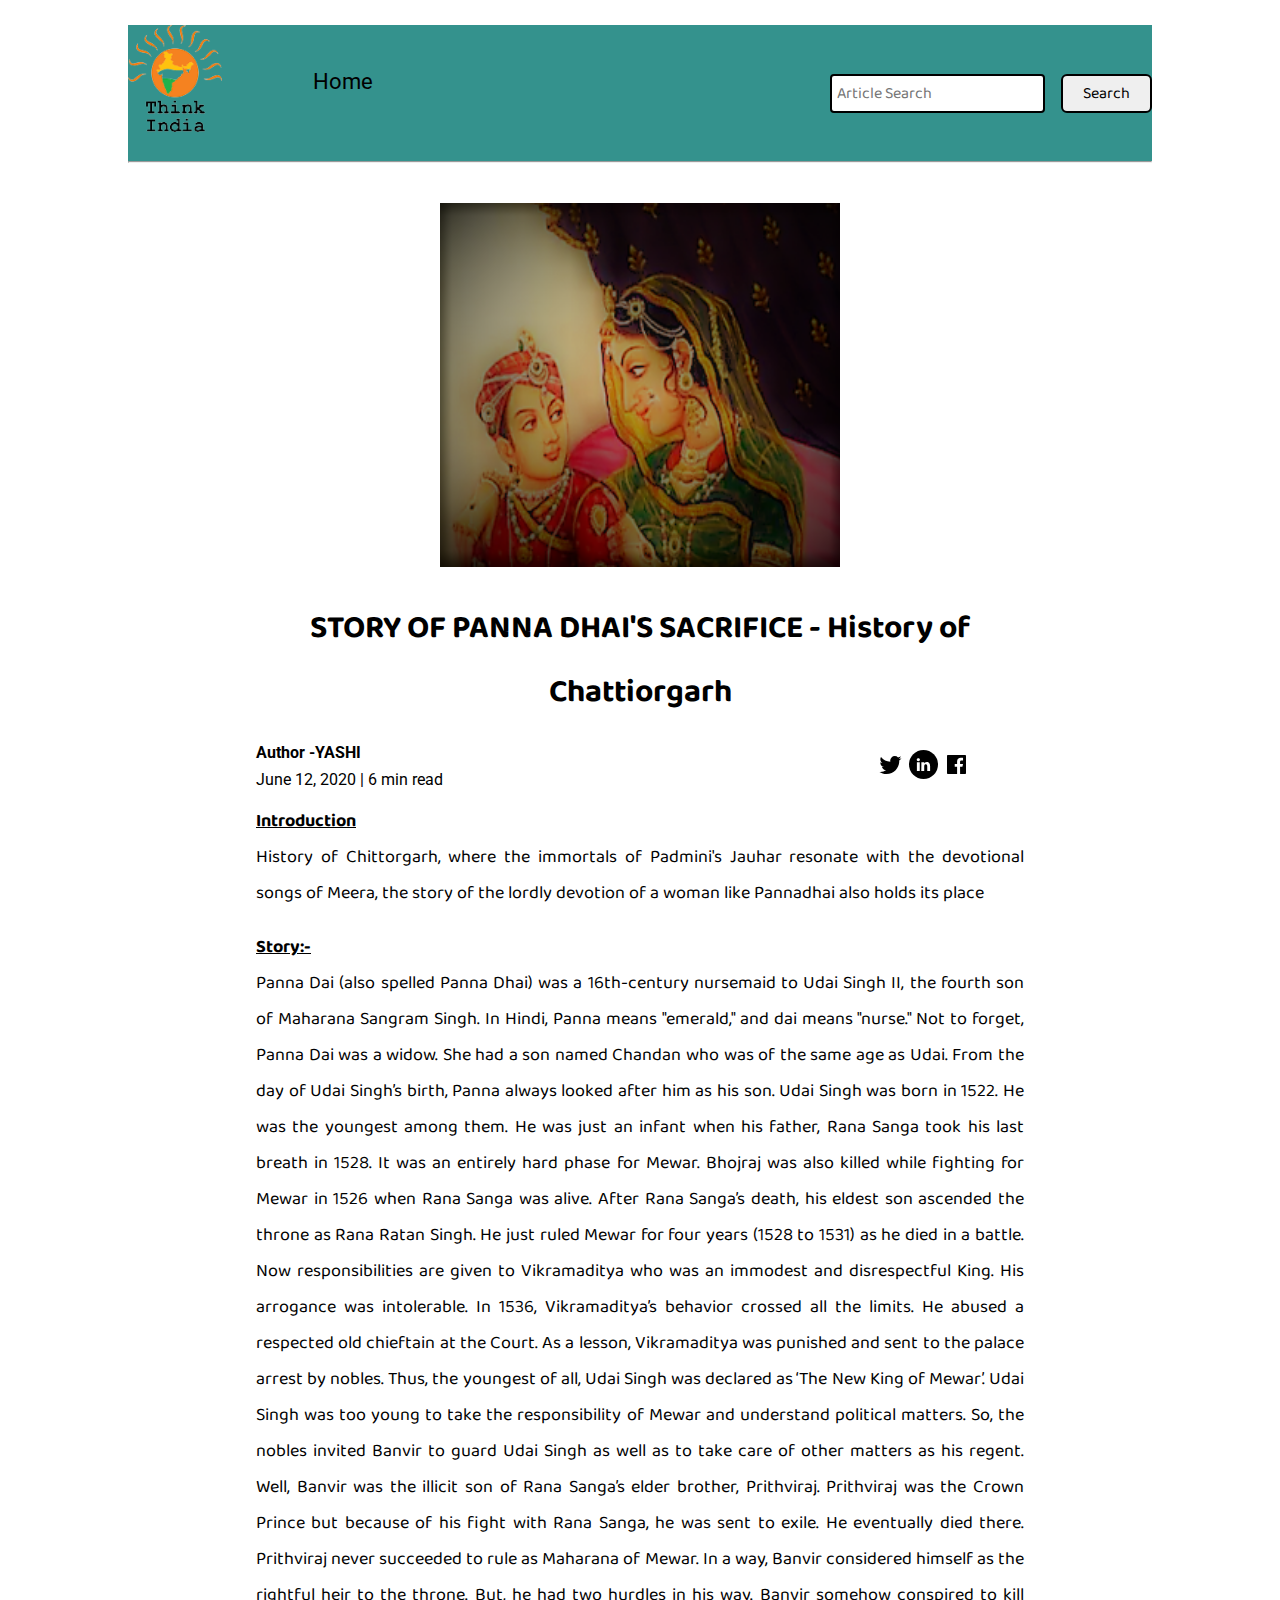
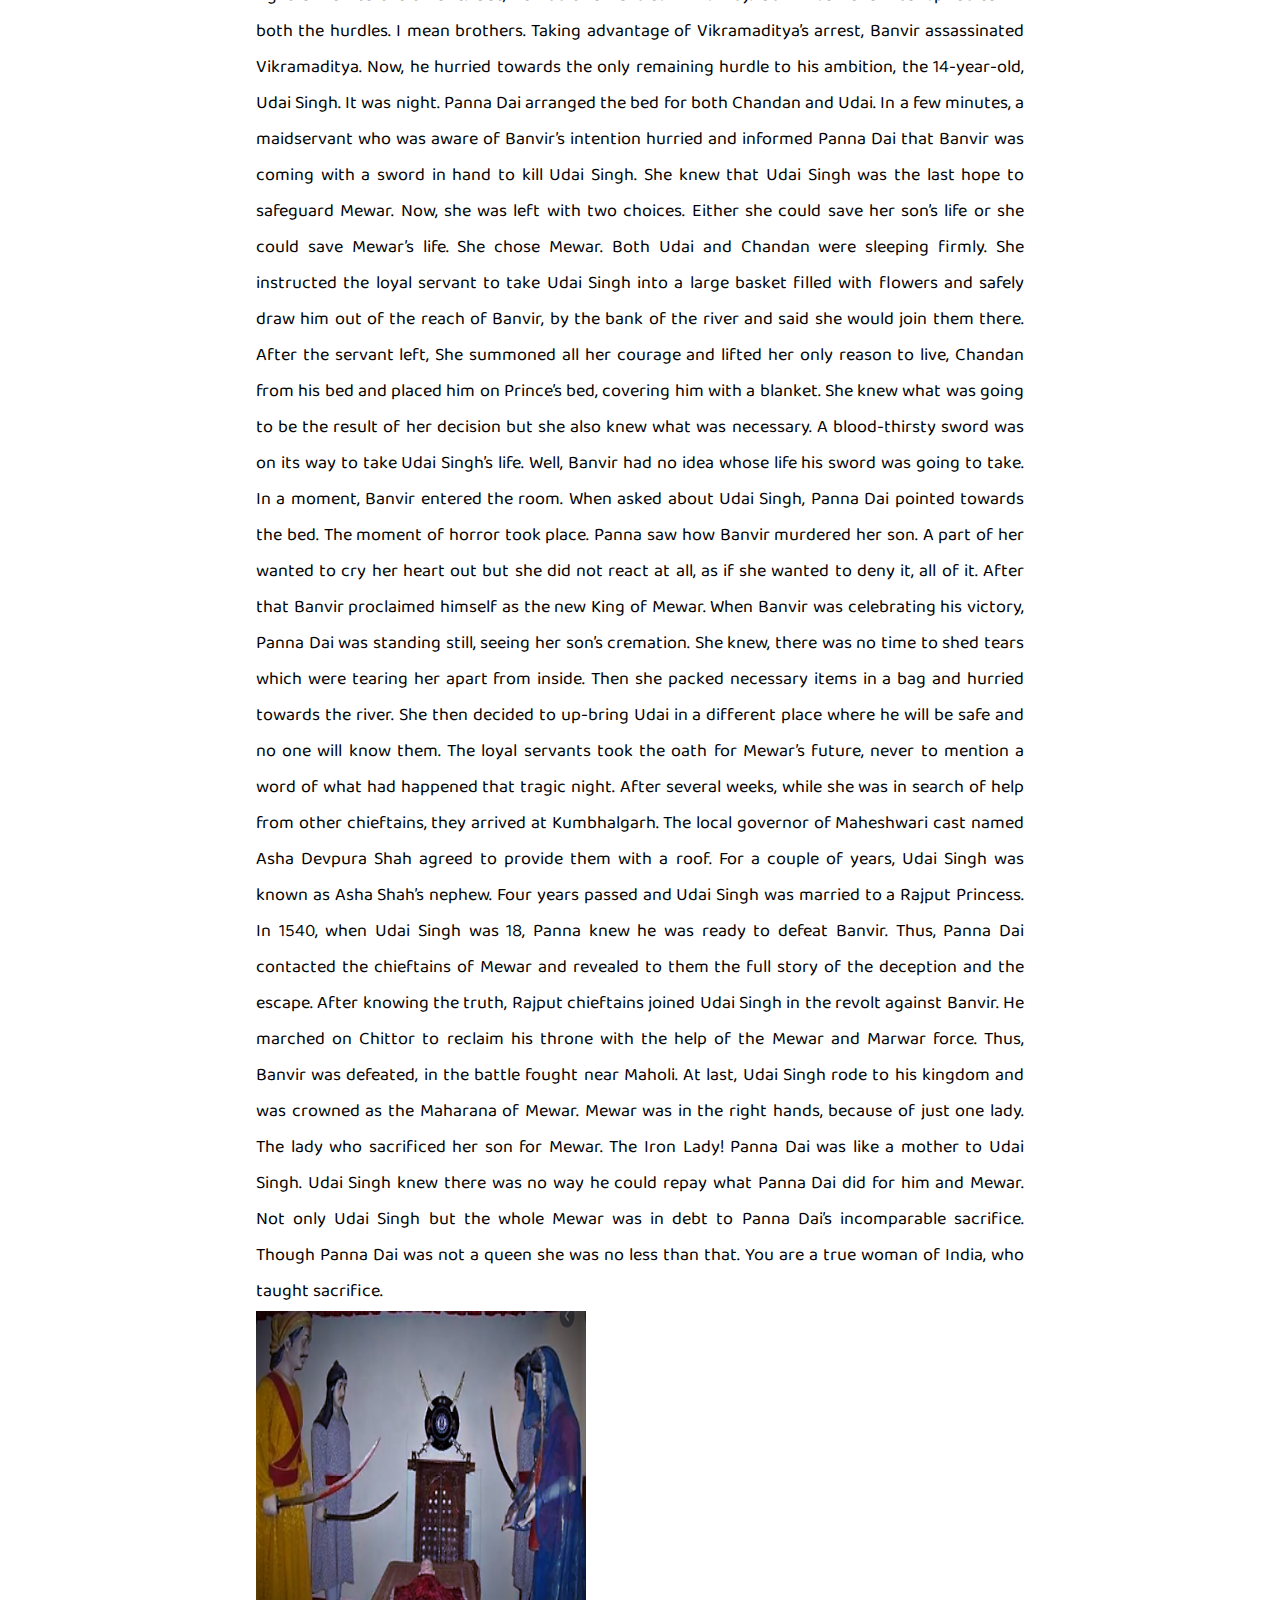
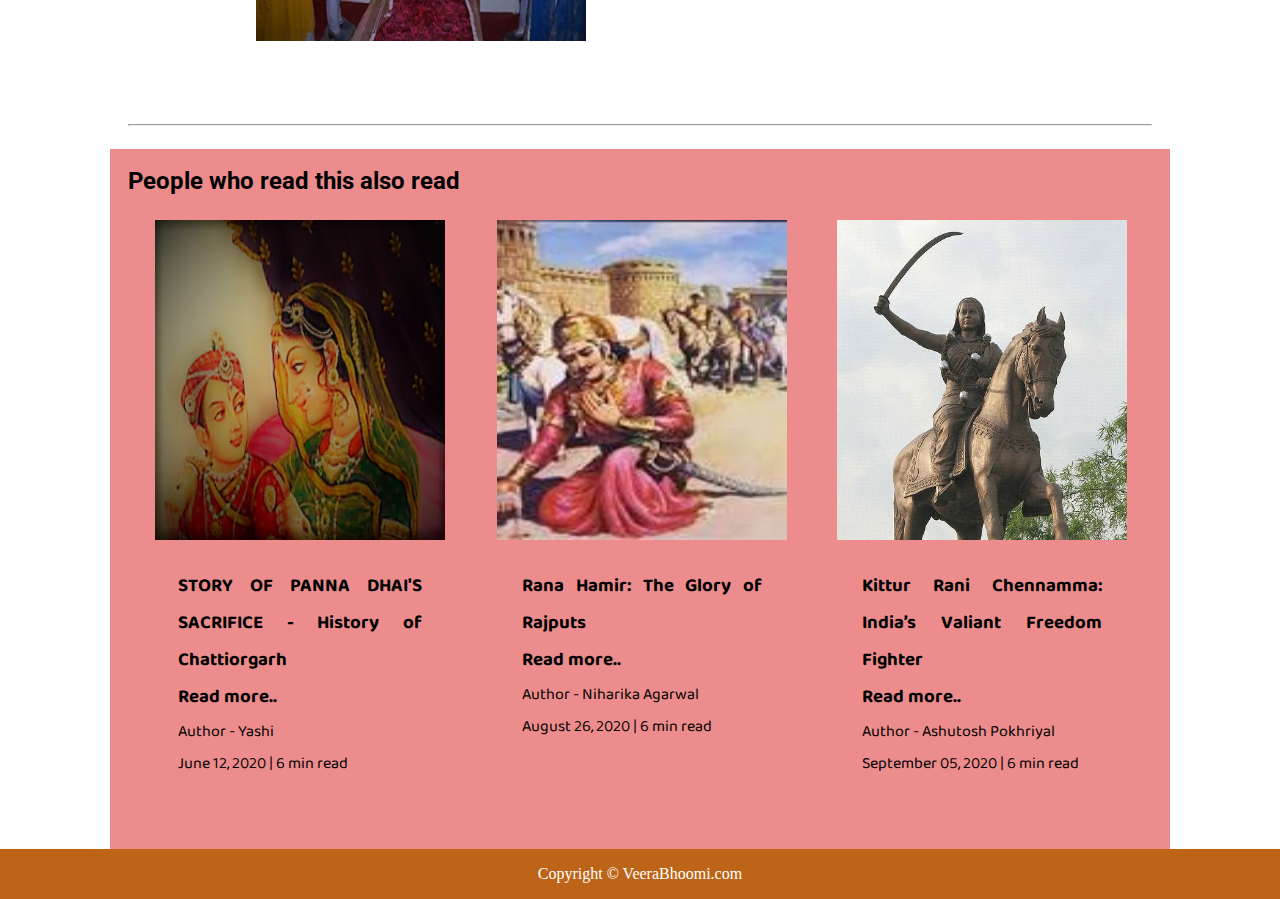
<file: pannadai.html>
<!DOCTYPE html>
<html lang="en">

<head>
    <meta charset="UTF-8">
    <meta name="viewport" content="width=device-width, initial-scale=1.0">
    <link rel="stylesheet" href="css/utils.css">
    <link rel="stylesheet" href="css/style.css">
    <link rel="stylesheet" href="css/blogpost.css">
    <link rel="stylesheet" href="css/mobile.css">
    <title>VeeraBhoomi</title>
</head>

<body>
    <nav class="navigation max-width-1 m-auto">
        <div class="nav-left">
            <a href="/">
                <span><img src="img/logoti.png" width="94px" alt=""></span>
            </a>
            <ul>
                <li><a href="/">Home</a></li>

                <!-- <li><a href="/contact.html">Contact</a></li> -->
            </ul>
        </div>
        <div class="nav-right">
            <form action="/search.html" method="get">
                <input class="form-input" type="text" name="query" placeholder="Article Search">
                <button class="btn">Search</button>
            </form>

        </div>

    </nav>
    <div class="max-width-1 m-auto">
        <hr>
    </div>
    <div class="post-img">
        <img style="height: 90%;" src="img/pannadai.PNG" alt="">
        <!-- <img src="img/rajabhoj2.jpg" alt=""> -->
    </div>
    <div class="m-auto blog-post-content max-width-2 m-auto my-2">
        <h1 class="font1">STORY OF PANNA DHAI'S SACRIFICE - History of Chattiorgarh</h1>
        <div class="blogpost-meta">
            <div class="author-info">
                <div>
                    <b>
                        Author -YASHI 

                    </b>
                </div>
                <div>June 12, 2020 | 6 min read</div>
            </div>
            <div class="social">
                <svg width="29" height="29" class="hk">
                    <path
                        d="M22.05 7.54a4.47 4.47 0 0 0-3.3-1.46 4.53 4.53 0 0 0-4.53 4.53c0 .35.04.7.08 1.05A12.9 12.9 0 0 1 5 6.89a5.1 5.1 0 0 0-.65 2.26c.03 1.6.83 2.99 2.02 3.79a4.3 4.3 0 0 1-2.02-.57v.08a4.55 4.55 0 0 0 3.63 4.44c-.4.08-.8.13-1.21.16l-.81-.08a4.54 4.54 0 0 0 4.2 3.15 9.56 9.56 0 0 1-5.66 1.94l-1.05-.08c2 1.27 4.38 2.02 6.94 2.02 8.3 0 12.86-6.9 12.84-12.85.02-.24 0-.43 0-.65a8.68 8.68 0 0 0 2.26-2.34c-.82.38-1.7.62-2.6.72a4.37 4.37 0 0 0 1.95-2.51c-.84.53-1.81.9-2.83 1.13z">
                    </path>
                </svg>

                <svg style="background: black;
                border-radius: 21px;" width="29" height="29" viewBox="0 0 29 29" fill="none" class="hk">
                    <path
                        d="M5 6.36C5 5.61 5.63 5 6.4 5h16.2c.77 0 1.4.61 1.4 1.36v16.28c0 .75-.63 1.36-1.4 1.36H6.4c-.77 0-1.4-.6-1.4-1.36V6.36z">
                    </path>
                    <path fill-rule="evenodd" clip-rule="evenodd"
                        d="M10.76 20.9v-8.57H7.89v8.58h2.87zm-1.44-9.75c1 0 1.63-.65 1.63-1.48-.02-.84-.62-1.48-1.6-1.48-.99 0-1.63.64-1.63 1.48 0 .83.62 1.48 1.59 1.48h.01zM12.35 20.9h2.87v-4.79c0-.25.02-.5.1-.7.2-.5.67-1.04 1.46-1.04 1.04 0 1.46.8 1.46 1.95v4.59h2.87v-4.92c0-2.64-1.42-3.87-3.3-3.87-1.55 0-2.23.86-2.61 1.45h.02v-1.24h-2.87c.04.8 0 8.58 0 8.58z"
                        fill="#fff"></path>
                </svg>

                <svg width="29" height="29" class="hk">
                    <path
                        d="M23.2 5H5.8a.8.8 0 0 0-.8.8V23.2c0 .44.35.8.8.8h9.3v-7.13h-2.38V13.9h2.38v-2.38c0-2.45 1.55-3.66 3.74-3.66 1.05 0 1.95.08 2.2.11v2.57h-1.5c-1.2 0-1.48.57-1.48 1.4v1.96h2.97l-.6 2.97h-2.37l.05 7.12h5.1a.8.8 0 0 0 .79-.8V5.8a.8.8 0 0 0-.8-.79">
                    </path>
                </svg>

            </div>
        </div>

        <p class="font1"> <span><u><b>Introduction</b></u> </span> <br>
            History of Chittorgarh, where the immortals of Padmini's Jauhar resonate
             with the devotional songs of Meera, the story of the lordly devotion of a woman like Pannadhai also holds its place
        </p>

        <br>

        <p class="font1"> <span><u><b>Story:-</b></u> </span> <br>


            Panna Dai (also spelled Panna Dhai) was a 16th-century nursemaid to Udai Singh II, the fourth son of Maharana Sangram Singh. In Hindi, Panna means "emerald," and dai means "nurse." Not to forget, Panna Dai was a widow. She had a son named Chandan who was of the same age as Udai. From the day of Udai Singh’s birth, Panna always looked after him as his son.

Udai Singh was born in 1522. He was the youngest among them. He was just an infant when his father, Rana Sanga took his last breath in 1528. It was an entirely hard phase for Mewar. Bhojraj was also killed while fighting for Mewar in 1526 when Rana Sanga was alive. After Rana Sanga’s death, his eldest son ascended the throne as Rana Ratan Singh. He just ruled Mewar for four years (1528 to 1531) as he died in a battle.

Now responsibilities are given to Vikramaditya who was an immodest and disrespectful King. His arrogance was intolerable. In 1536, Vikramaditya’s behavior crossed all the limits. He abused a respected old chieftain at the Court. As a lesson, Vikramaditya was punished and sent to the palace arrest by nobles. Thus, the youngest of all, Udai Singh was declared as ‘The New King of Mewar’.

Udai Singh was too young to take the responsibility of Mewar and understand political matters. So, the nobles invited Banvir to guard Udai Singh as well as to take care of other matters as his regent. Well, Banvir was the illicit son of Rana Sanga’s elder brother, Prithviraj. Prithviraj was the Crown Prince but because of his fight with Rana Sanga, he was sent to exile. He eventually died there.

Prithviraj never succeeded to rule as Maharana of Mewar. In a way, Banvir considered himself as the rightful heir to the throne. But, he had two hurdles in his way. Banvir somehow conspired to kill both the hurdles. I mean brothers. Taking advantage of Vikramaditya’s arrest, Banvir assassinated Vikramaditya. Now, he hurried towards the only remaining hurdle to his ambition, the 14-year-old, Udai Singh.

It was night. Panna Dai arranged the bed for both Chandan and Udai. In a few minutes, a maidservant who was aware of Banvir’s intention hurried and informed Panna Dai that Banvir was coming with a sword in hand to kill Udai Singh. She knew that Udai Singh was the last hope to safeguard Mewar.

Now, she was left with two choices. Either she could save her son’s life or she could save Mewar’s life. She chose Mewar. Both Udai and Chandan were sleeping firmly. She instructed the loyal servant to take Udai Singh into a large basket filled with flowers and safely draw him out of the reach of Banvir, by the bank of the river and said she would join them there. After the servant left, She summoned all her courage and lifted her only reason to live, Chandan from his bed and placed him on Prince’s bed, covering him with a blanket. She knew what was going to be the result of her decision but she also knew what was necessary.

A blood-thirsty sword was on its way to take Udai Singh’s life. Well, Banvir had no idea whose life his sword was going to take. In a moment, Banvir entered the room. When asked about Udai Singh, Panna Dai pointed towards the bed. The moment of horror took place. Panna saw how Banvir murdered her son. A part of her wanted to cry her heart out but she did not react at all, as if she wanted to deny it, all of it.

After that Banvir proclaimed himself as the new King of Mewar. When Banvir was celebrating his victory, Panna Dai was standing still, seeing her son’s cremation. She knew, there was no time to shed tears which were tearing her apart from inside.

Then she packed necessary items in a bag and hurried towards the river. She then decided to up-bring Udai in a different place where he will be safe and no one will know them. The loyal servants took the oath for Mewar’s future, never to mention a word of what had happened that tragic night.

After several weeks, while she was in search of help from other chieftains, they arrived at Kumbhalgarh. The local governor of Maheshwari cast named Asha Devpura Shah agreed to provide them with a roof. For a couple of years, Udai Singh was known as Asha Shah’s nephew.

Four years passed and Udai Singh was married to a Rajput Princess. In 1540, when Udai Singh was 18, Panna knew he was ready to defeat Banvir. Thus, Panna Dai contacted the chieftains of Mewar and revealed to them the full story of the deception and the escape.

After knowing the truth, Rajput chieftains joined Udai Singh in the revolt against Banvir. He marched on Chittor to reclaim his throne with the help of the Mewar and Marwar force. Thus, Banvir was defeated, in the battle fought near Maholi.

At last, Udai Singh rode to his kingdom and was crowned as the Maharana of Mewar. Mewar was in the right hands, because of just one lady. The lady who sacrificed her son for Mewar. The Iron Lady!

Panna Dai was like a mother to Udai Singh. Udai Singh knew there was no way he could repay what Panna Dai did for him and Mewar. Not only Udai Singh but the whole Mewar was in debt to Panna Dai’s incomparable sacrifice.

Though Panna Dai was not a queen she was no less than that.
You are a true woman of India, who taught sacrifice.

            <br>


            <img style="height: 330px; width:330px" src="img/pannadai2.PNG" alt="">



            <br>






            <br>





    </div>

    <div class="max-width-1 m-auto">
        <hr>
    </div>
    <div class="home-articles max-width-1 m-auto font2">
        <h2>People who read this also read</h2>
        <div class="row">













            <div class="home-article more-post">
                <div class="home-article-img">
                    <img style="height: 320px; width:290px" src="img/pannadai.PNG" alt="article">
                </div>
                <div class="home-article-content font1 center">
                    <h3>STORY OF PANNA DHAI'S SACRIFICE - History of Chattiorgarh</h3>
                    <a href="/pannadai.html">
                        <h3>Read more..</h3>
                    </a>
                    <div>Author - Yashi</div>
                    <span> June 12, 2020 | 6 min read</span>
                </div>
            </div>


            <div class="home-article more-post">
                <div class="home-article-img">
                    <img style="height: 320px; width:290px" src="img/ranahmir.jpg" alt="article">
                </div>
                <div class="home-article-content font1 center">
                    <h3>Rana Hamir: The Glory of Rajputs</h3>
                    <a href="/ranahamir.html">
                        <h3>Read more..</h3>
                    </a>
                    <div>Author - Niharika Agarwal</div>
                    <span> August 26, 2020 | 6 min read</span>
                </div>
            </div>


            
            <div class="home-article more-post">
                <div class="home-article-img">
                    <img style="height: 320px; width:290px" src="img/kittur.jpg" alt="article">
                </div>
                <div class="home-article-content font1 center">
                    <h3>Kittur Rani Chennamma: India’s Valiant Freedom Fighter</h3>
                    <a href="/kitturrani.html">
                        <h3>Read more..</h3>
                    </a>
                    <div>Author -  Ashutosh Pokhriyal</div>
                    <span> September 05, 2020 | 6 min read</span>
                </div>
            </div>



        </div>
    </div>

    <div class="footer">
        <p>Copyright &copy; VeeraBhoomi.com </p>
        <!-- <a href="https://www.vecteezy.com/free-vector/typewriter">Vector Credits: Vecteezy</a>  -->
    </div>
</body>

</html>
</file>
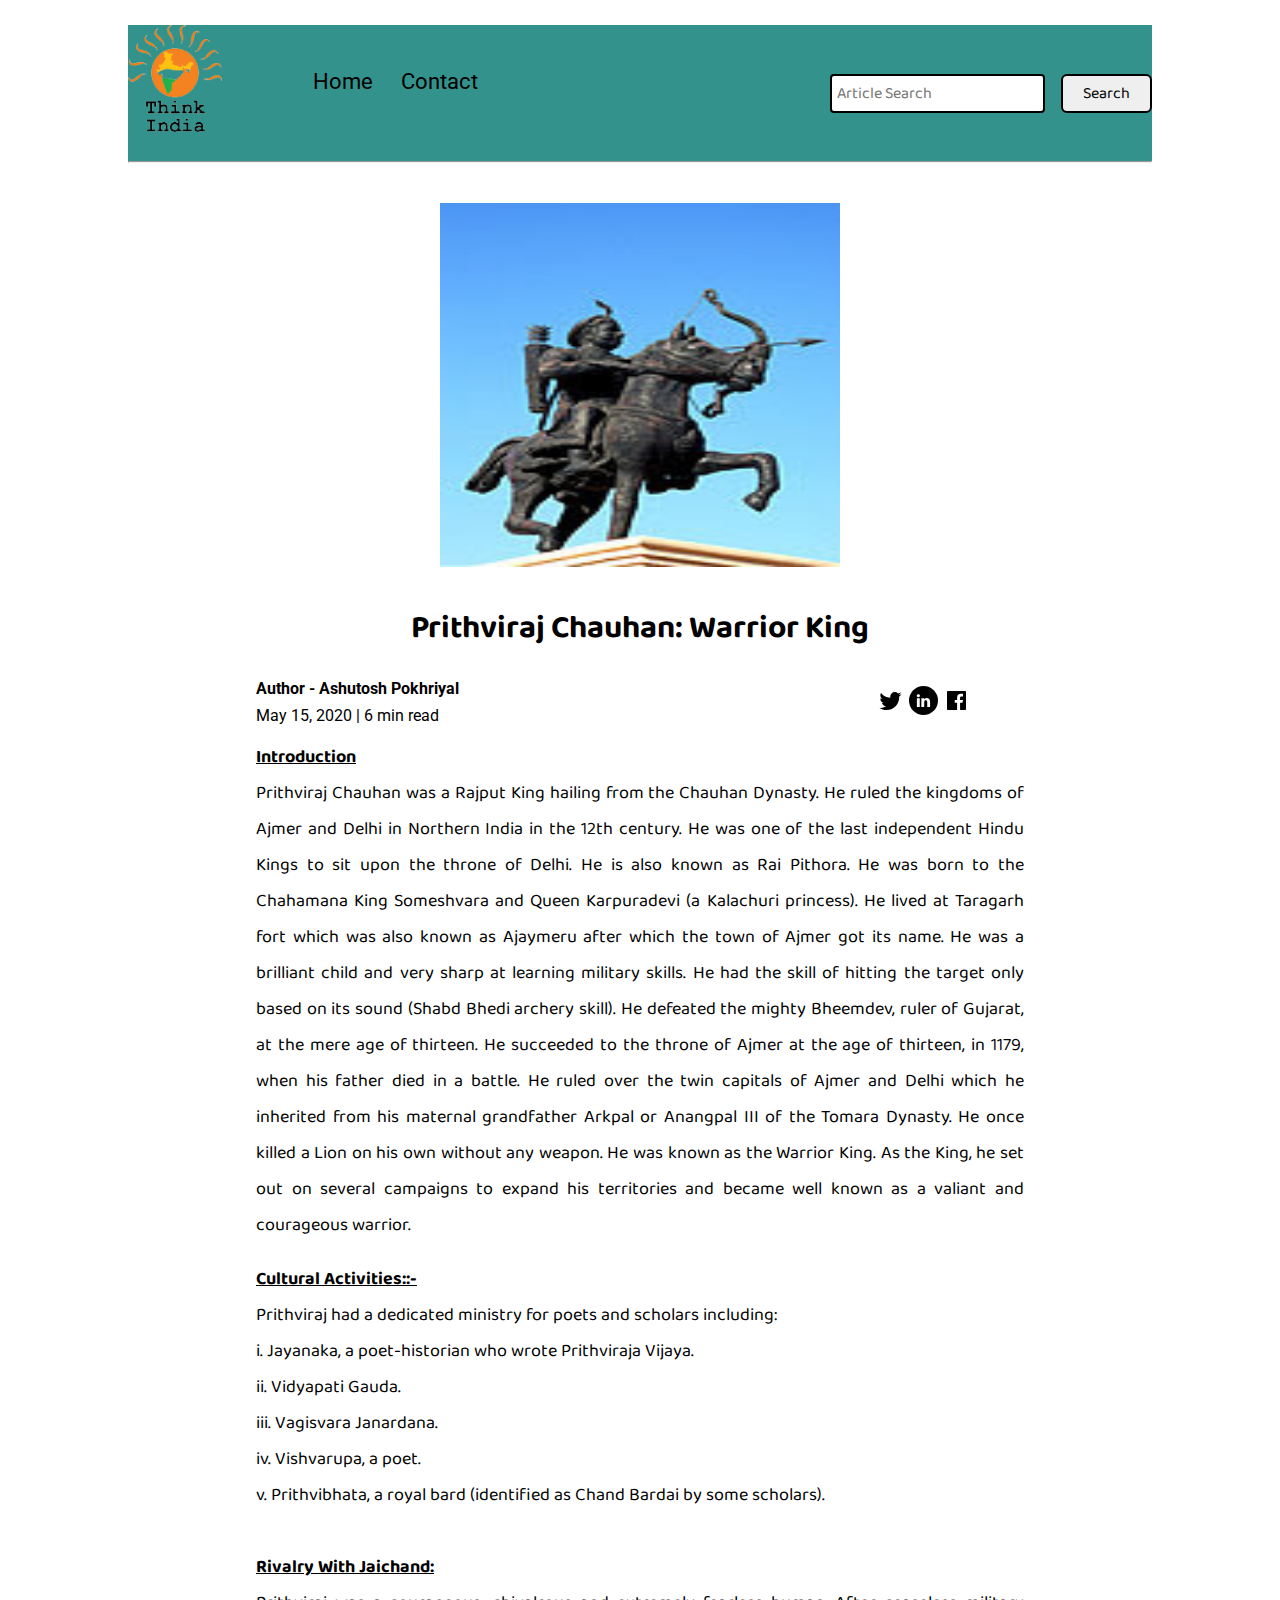
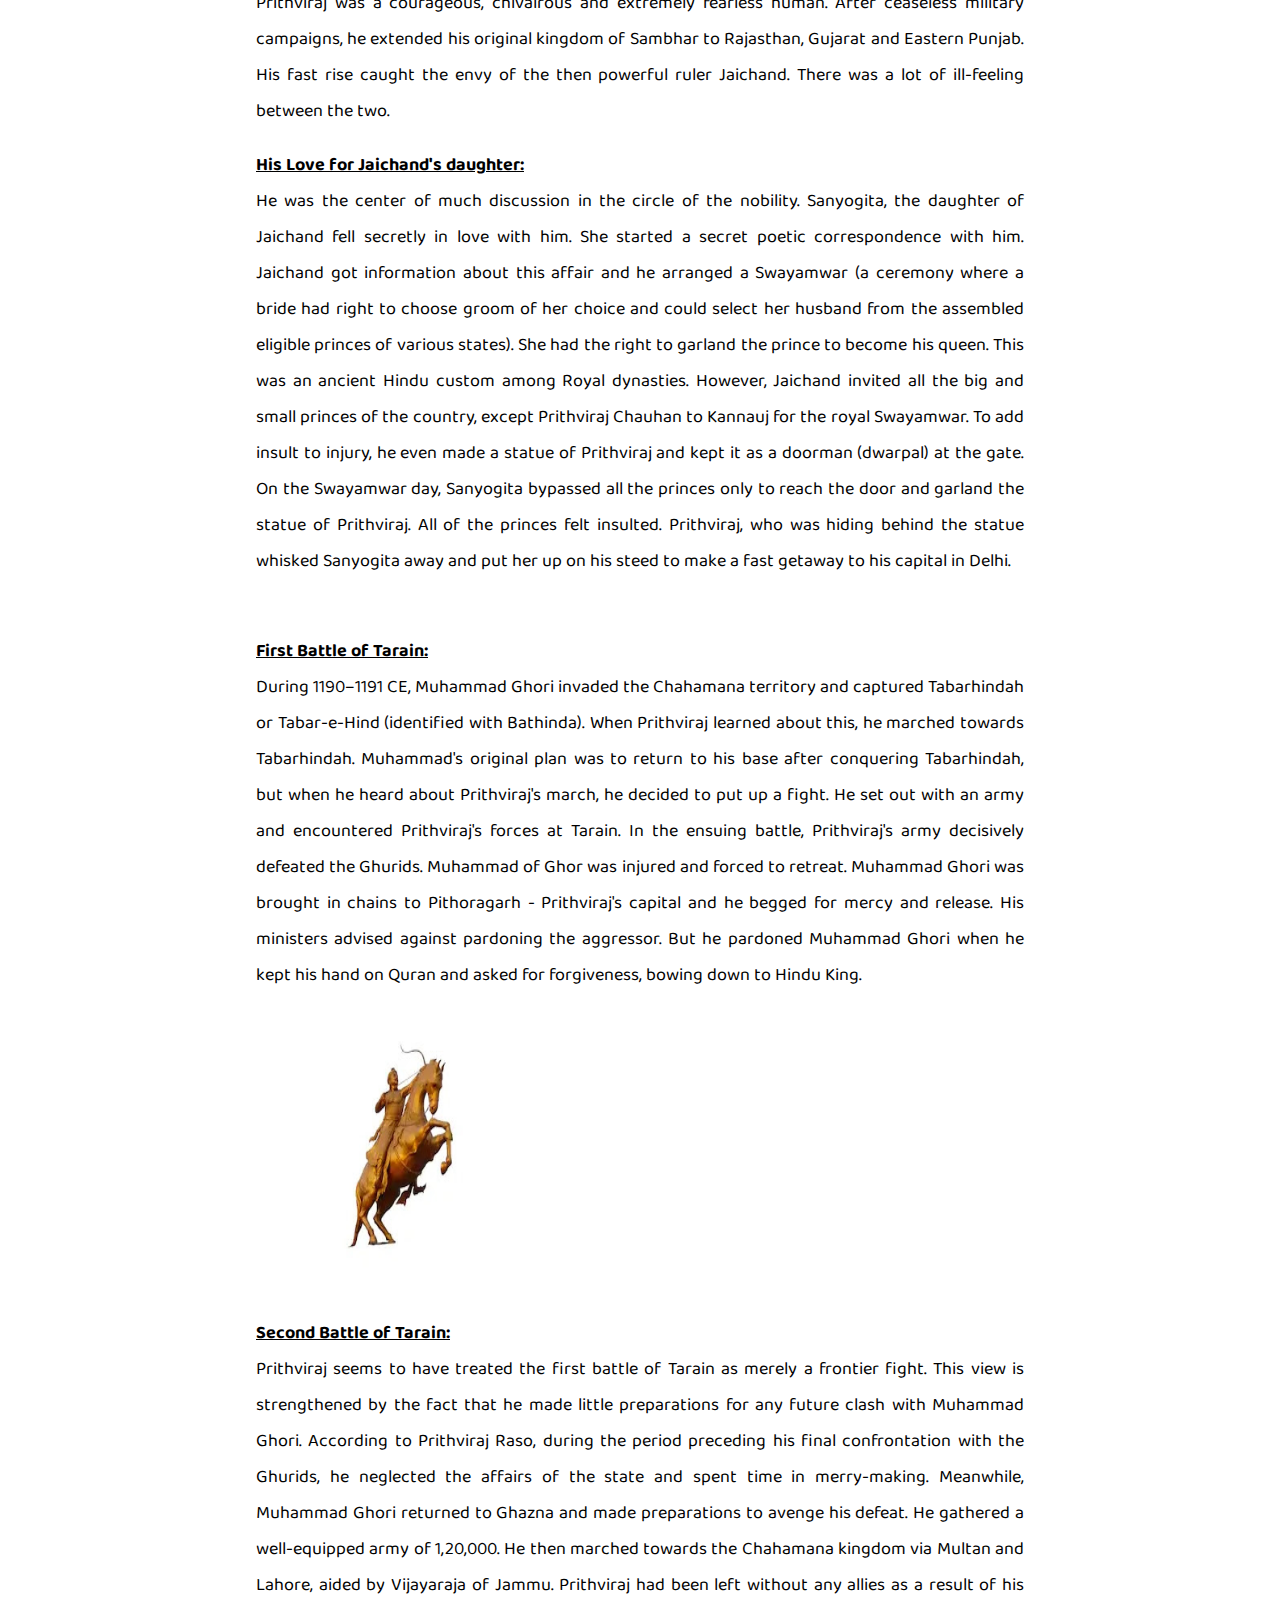
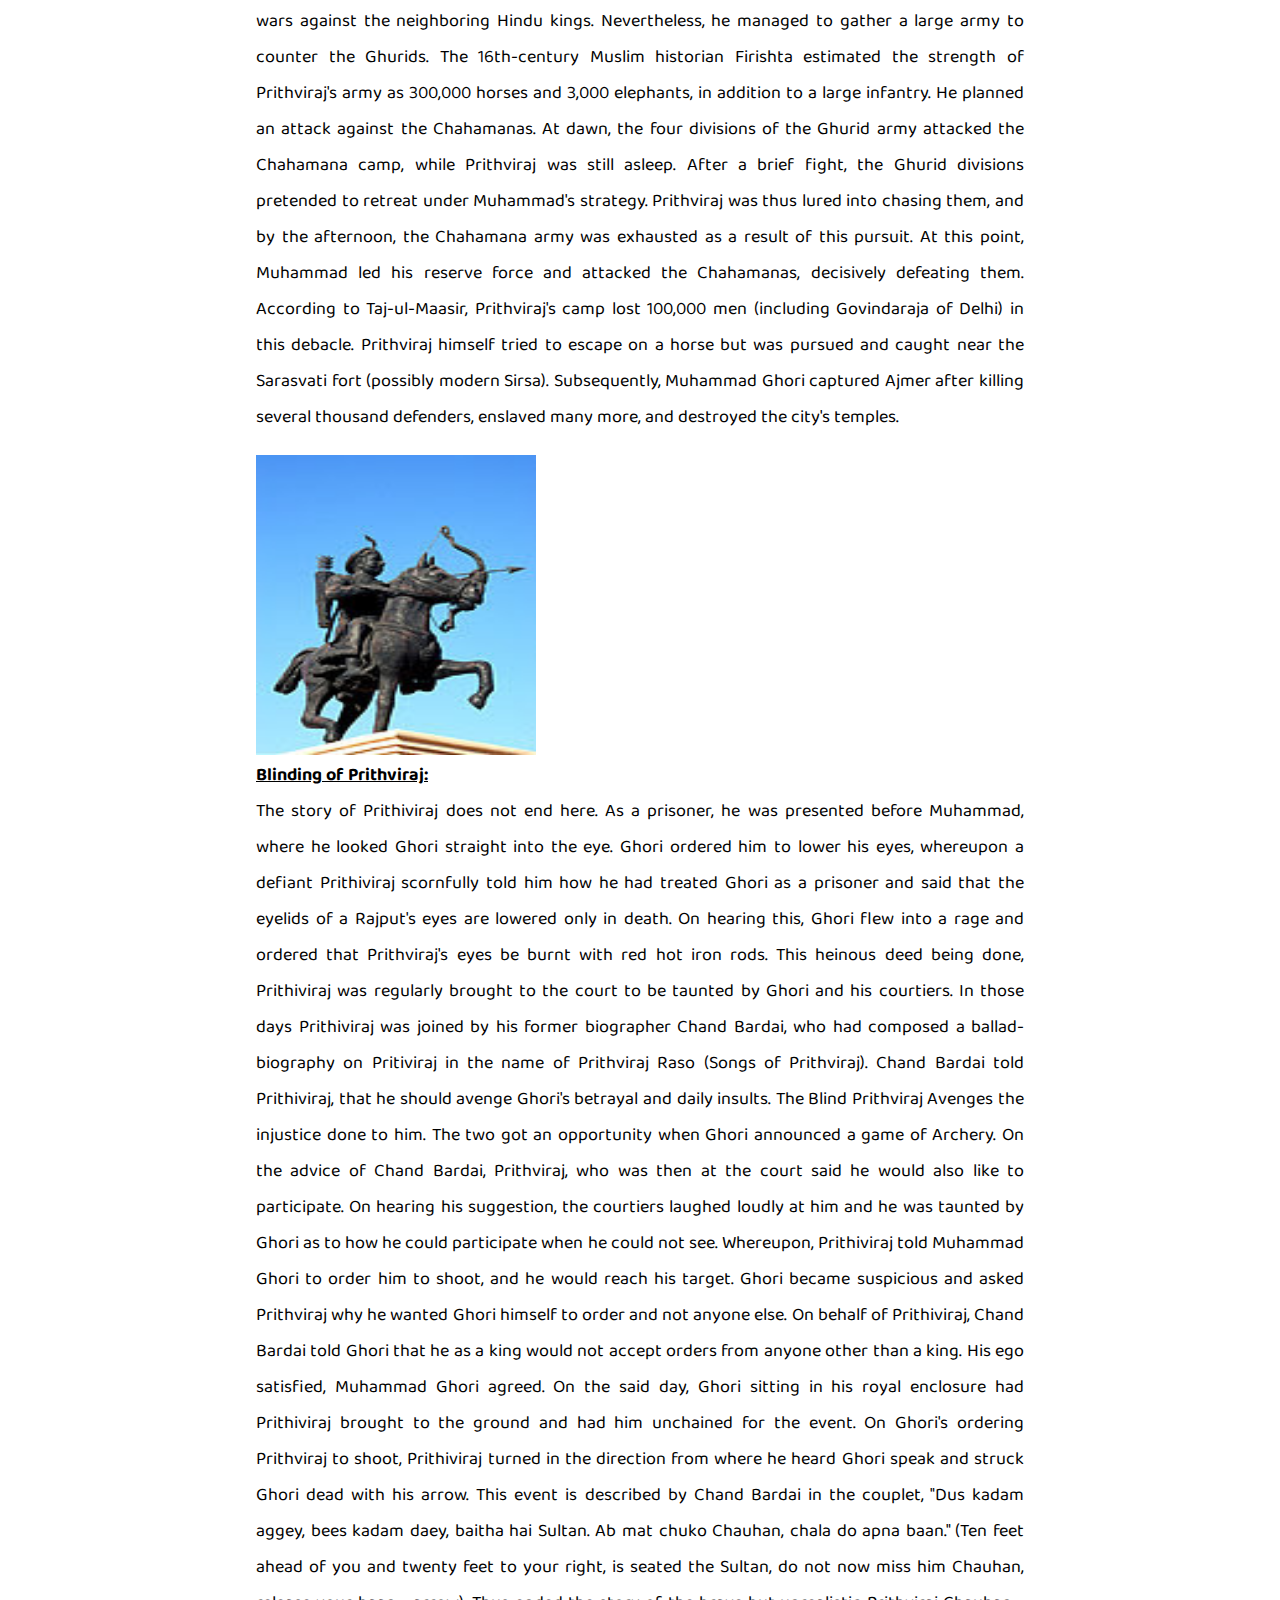
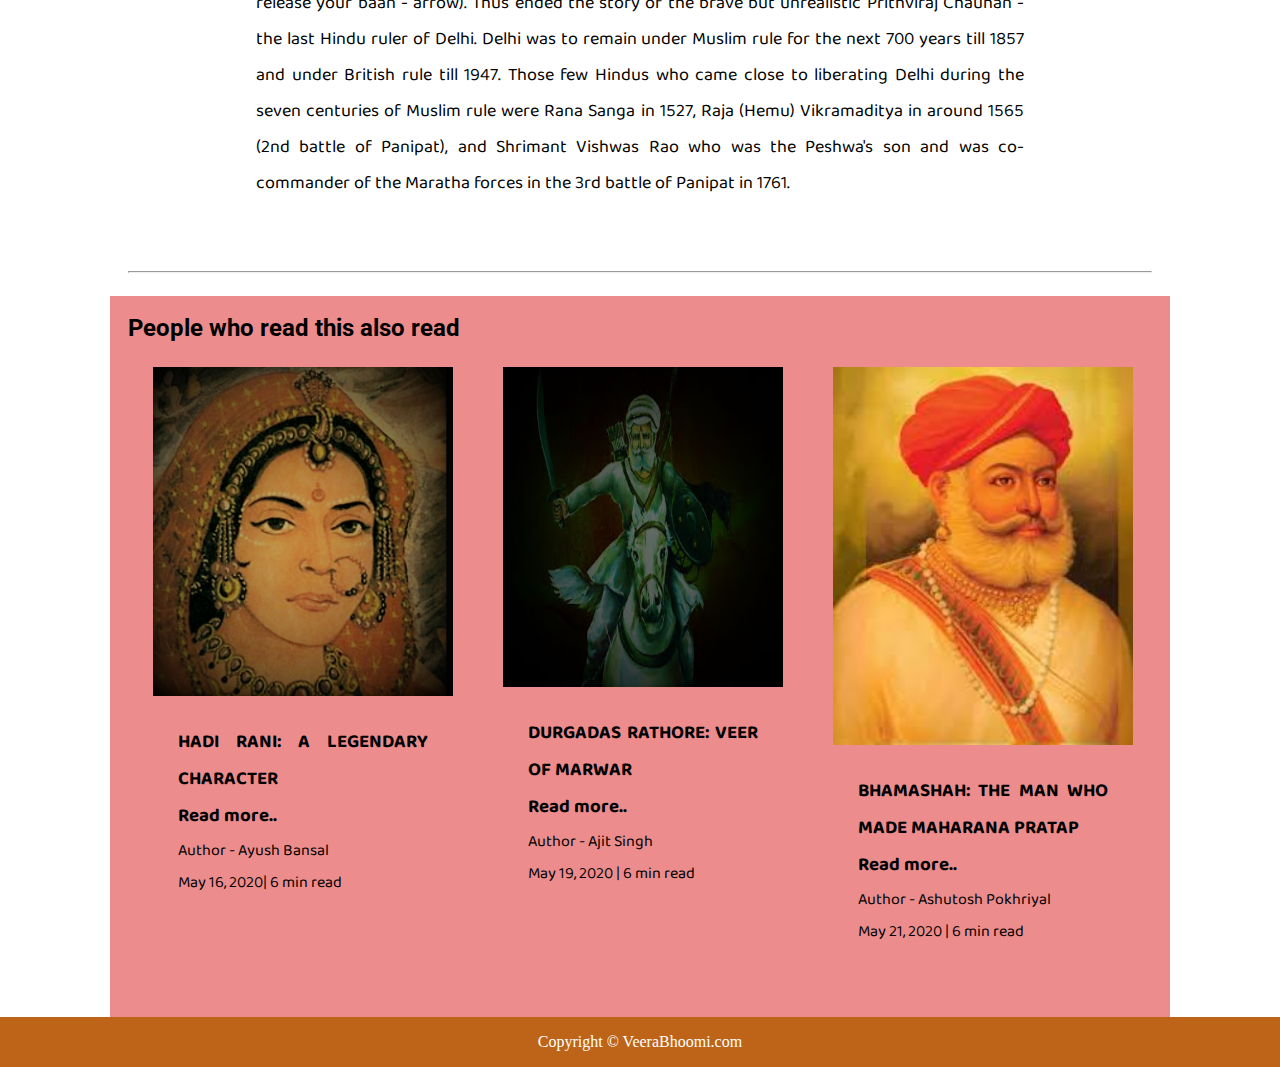
<file: prithviraj.html>
<!DOCTYPE html>
<html lang="en">

<head>
    <meta charset="UTF-8">
    <meta name="viewport" content="width=device-width, initial-scale=1.0">
    <link rel="stylesheet" href="css/utils.css">
    <link rel="stylesheet" href="css/style.css">
    <link rel="stylesheet" href="css/blogpost.css">
    <link rel="stylesheet" href="css/mobile.css">
    <title>VeeraBhoomi</title>
</head>

<body>
    <nav class="navigation max-width-1 m-auto">
        <div class="nav-left">
            <a href="/">
                <span><img src="img/logoti.png" width="94px" alt=""></span>
            </a>
            <ul>
                <li><a href="/">Home</a></li>
                <li><a href="/contact.html">Contact</a></li>
            </ul>
        </div>
        <div class="nav-right">
            <form action="/search.html" method="get">
                <input class="form-input" type="text" name="query" placeholder="Article Search">
                <button class="btn">Search</button>
            </form>

        </div>

    </nav>
    <div class="max-width-1 m-auto">
        <hr>
    </div>
    <div class="post-img">
        <img style="height: 90%;" src="img/prithviraj2.PNG" alt="">
        <!-- <img src="img/rajabhoj2.jpg" alt=""> -->
    </div>
    <div class="m-auto blog-post-content max-width-2 m-auto my-2">
        <h1 class="font1">Prithviraj Chauhan: Warrior King</h1>
        <div class="blogpost-meta">
            <div class="author-info">
                <div>
                    <b>
                        Author - Ashutosh Pokhriyal
                    </b>
                </div>
                <div>May 15, 2020 | 6 min read</div>
            </div>
            <div class="social">
                <svg width="29" height="29" class="hk">
                    <path
                        d="M22.05 7.54a4.47 4.47 0 0 0-3.3-1.46 4.53 4.53 0 0 0-4.53 4.53c0 .35.04.7.08 1.05A12.9 12.9 0 0 1 5 6.89a5.1 5.1 0 0 0-.65 2.26c.03 1.6.83 2.99 2.02 3.79a4.3 4.3 0 0 1-2.02-.57v.08a4.55 4.55 0 0 0 3.63 4.44c-.4.08-.8.13-1.21.16l-.81-.08a4.54 4.54 0 0 0 4.2 3.15 9.56 9.56 0 0 1-5.66 1.94l-1.05-.08c2 1.27 4.38 2.02 6.94 2.02 8.3 0 12.86-6.9 12.84-12.85.02-.24 0-.43 0-.65a8.68 8.68 0 0 0 2.26-2.34c-.82.38-1.7.62-2.6.72a4.37 4.37 0 0 0 1.95-2.51c-.84.53-1.81.9-2.83 1.13z">
                    </path>
                </svg>

                <svg style="background: black;
                border-radius: 21px;" width="29" height="29" viewBox="0 0 29 29" fill="none" class="hk">
                    <path
                        d="M5 6.36C5 5.61 5.63 5 6.4 5h16.2c.77 0 1.4.61 1.4 1.36v16.28c0 .75-.63 1.36-1.4 1.36H6.4c-.77 0-1.4-.6-1.4-1.36V6.36z">
                    </path>
                    <path fill-rule="evenodd" clip-rule="evenodd"
                        d="M10.76 20.9v-8.57H7.89v8.58h2.87zm-1.44-9.75c1 0 1.63-.65 1.63-1.48-.02-.84-.62-1.48-1.6-1.48-.99 0-1.63.64-1.63 1.48 0 .83.62 1.48 1.59 1.48h.01zM12.35 20.9h2.87v-4.79c0-.25.02-.5.1-.7.2-.5.67-1.04 1.46-1.04 1.04 0 1.46.8 1.46 1.95v4.59h2.87v-4.92c0-2.64-1.42-3.87-3.3-3.87-1.55 0-2.23.86-2.61 1.45h.02v-1.24h-2.87c.04.8 0 8.58 0 8.58z"
                        fill="#fff"></path>
                </svg>

                <svg width="29" height="29" class="hk">
                    <path
                        d="M23.2 5H5.8a.8.8 0 0 0-.8.8V23.2c0 .44.35.8.8.8h9.3v-7.13h-2.38V13.9h2.38v-2.38c0-2.45 1.55-3.66 3.74-3.66 1.05 0 1.95.08 2.2.11v2.57h-1.5c-1.2 0-1.48.57-1.48 1.4v1.96h2.97l-.6 2.97h-2.37l.05 7.12h5.1a.8.8 0 0 0 .79-.8V5.8a.8.8 0 0 0-.8-.79">
                    </path>
                </svg>

            </div>
        </div>

        <p class="font1"> <span><u><b>Introduction</b></u> </span> <br>
            Prithviraj Chauhan was a Rajput King hailing from the Chauhan Dynasty. He ruled the kingdoms of Ajmer and
            Delhi in Northern India in the 12th century. He was one of the last independent Hindu Kings to sit upon the
            throne of Delhi.
            He is also known as Rai Pithora. He was born to the Chahamana King Someshvara and Queen Karpuradevi (a
            Kalachuri princess).
            He lived at Taragarh fort which was also known as Ajaymeru after which the town of Ajmer got its name.
            He was a brilliant child and very sharp at learning military skills. He had the skill of hitting the target
            only based on its sound (Shabd Bhedi archery skill). He defeated the mighty Bheemdev, ruler of Gujarat, at
            the mere age of thirteen.
            He succeeded to the throne of Ajmer at the age of thirteen, in 1179, when his father died in a battle. He
            ruled over the twin capitals of Ajmer and Delhi which he inherited from his maternal grandfather Arkpal or
            Anangpal III of the Tomara Dynasty.
            He once killed a Lion on his own without any weapon. He was known as the Warrior King.
            As the King, he set out on several campaigns to expand his territories and became well known as a valiant
            and courageous warrior.





        </p>

        <br>

        <p class="font1"> <span><u><b> Cultural Activities::-</b></u> </span> <br>


            Prithviraj had a dedicated ministry for poets and scholars including:<br>
            i. Jayanaka, a poet-historian who wrote Prithviraja Vijaya.<br>
            ii. Vidyapati Gauda. <br>
            iii. Vagisvara Janardana.<br>
            iv. Vishvarupa, a poet.<br>
            v. Prithvibhata, a royal bard (identified as Chand Bardai by some scholars).<br>



            <br>

        <p class="font1"> <span><u><b>Rivalry With Jaichand:</b></u> </span>

            <br>
            Prithviraj was a courageous, chivalrous and extremely fearless human. After ceaseless military campaigns, he
            extended his original kingdom of Sambhar to Rajasthan, Gujarat and Eastern Punjab. His fast rise caught the
            envy of the then powerful ruler Jaichand. There was a lot of ill-feeling between the two.
        </p>


        <br>

        <p class="font1"> <span><u><b>His Love for Jaichand's daughter:</b></u> </span>
            <br>
            He was the center of much discussion in the circle of the nobility. Sanyogita, the daughter of Jaichand fell
            secretly in love with him. She started a secret poetic correspondence with him.
            Jaichand got information about this affair and he arranged a Swayamwar (a ceremony where a bride had right
            to choose groom of her choice and could select her husband from the assembled eligible princes of various
            states). She had the right to garland the prince to become his queen. This was an ancient Hindu custom among
            Royal dynasties.

            However, Jaichand invited all the big and small princes of the country, except Prithviraj Chauhan to Kannauj
            for the royal Swayamwar. To add insult to injury, he even made a statue of Prithviraj and kept it as a
            doorman (dwarpal) at the gate.
            On the Swayamwar day, Sanyogita bypassed all the princes only to reach the door and garland the statue of
            Prithviraj. All of the princes felt insulted.
            Prithviraj, who was hiding behind the statue whisked Sanyogita away and put her up on his steed to make a
            fast getaway to his capital in Delhi.


        </p>
        <br>

       
        <br>
        <br>

        <p class="font1"> <span><u><b>First Battle of Tarain:</b></u> </span>

            <br>
            During 1190–1191 CE, Muhammad Ghori invaded the Chahamana territory and captured Tabarhindah or Tabar-e-Hind
            (identified with Bathinda). When Prithviraj learned about this, he marched towards Tabarhindah.
            Muhammad's original plan was to return to his base after conquering Tabarhindah, but when he heard about
            Prithviraj's march, he decided to put up a fight. He set out with an army and encountered Prithviraj's
            forces at Tarain. In the ensuing battle, Prithviraj's army decisively defeated the Ghurids. Muhammad of Ghor
            was injured and forced to retreat.
            Muhammad Ghori was brought in chains to Pithoragarh - Prithviraj's capital and he begged for mercy and
            release. His ministers advised against pardoning the aggressor. But he pardoned Muhammad Ghori when he kept
            his hand on Quran and asked for forgiveness, bowing down to Hindu King.

        </p>
        <br>

        <img style="height: 300px; width:280px" src="img/prithviraj3.PNG" alt="">
        <br>

        <p class="font1"> <span><u><b>Second Battle of Tarain:</b></u> </span>


            
            <br>
            Prithviraj seems to have treated the first battle of Tarain as merely a frontier fight. This view is strengthened by the fact that he made little preparations for any future clash with Muhammad Ghori.
            According to Prithviraj Raso, during the period preceding his final confrontation with the Ghurids, he neglected the affairs of the state and spent time in merry-making.
            Meanwhile, Muhammad Ghori returned to Ghazna and made preparations to avenge his defeat. He gathered a well-equipped army of 1,20,000. He then marched towards the Chahamana kingdom via Multan and Lahore, aided by Vijayaraja of Jammu.
            Prithviraj had been left without any allies as a result of his wars against the neighboring Hindu kings. Nevertheless, he managed to gather a large army to counter the Ghurids. The 16th-century Muslim historian Firishta estimated the strength of Prithviraj's army as 300,000 horses and 3,000 elephants, in addition to a large infantry. He planned an attack against the Chahamanas.
            At dawn, the four divisions of the Ghurid army attacked the Chahamana camp, while Prithviraj was still asleep. After a brief fight, the Ghurid divisions pretended to retreat under Muhammad's strategy. Prithviraj was thus lured into chasing them, and by the afternoon, the Chahamana army was exhausted as a result of this pursuit. At this point, Muhammad led his reserve force and attacked the Chahamanas, decisively defeating them. According to Taj-ul-Maasir, Prithviraj's camp lost 100,000 men (including Govindaraja of Delhi) in this debacle. Prithviraj himself tried to escape on a horse but was pursued and caught near the Sarasvati fort (possibly modern Sirsa). Subsequently, 
            Muhammad Ghori captured Ajmer after killing several thousand defenders, enslaved many more, and destroyed the city's temples.
        </p>
        <br>

        <img style="height: 300px; width:280px" src="img/prithviraj4.PNG" alt="">
        <br>


        <p class="font1"> <span><u><b> Blinding of Prithviraj:</b></u> </span>


            
            <br>
            The story of Prithiviraj does not end here. As a prisoner, he was presented before Muhammad, where he looked Ghori straight into the eye.
            Ghori ordered him to lower his eyes, whereupon a defiant Prithiviraj scornfully told him how he had treated Ghori as a prisoner and said that the eyelids of a Rajput's eyes are lowered only in death. On hearing this, Ghori flew into a rage and ordered that Prithviraj's eyes be burnt with red hot iron rods.
            This heinous deed being done, Prithiviraj was regularly brought to the court to be taunted by Ghori and his courtiers. In those days Prithiviraj was joined by his former biographer Chand Bardai, who had composed a ballad-biography on Pritiviraj in the name of Prithviraj Raso (Songs of Prithviraj). Chand Bardai told Prithiviraj, that he should avenge Ghori's betrayal and daily insults.
            The Blind Prithviraj Avenges the injustice done to him. The two got an opportunity when Ghori announced a game of Archery. On the advice of Chand Bardai, Prithviraj, who was then at the court said he would also like to participate. On hearing his suggestion, the courtiers laughed loudly at him and he was taunted by Ghori as to how he could participate when he could not see. Whereupon, Prithiviraj told Muhammad Ghori to order him to shoot, and he would reach his target.
            Ghori became suspicious and asked Prithviraj why he wanted Ghori himself to order and not anyone else. On behalf of Prithiviraj, Chand Bardai told Ghori that he as a king would not accept orders from anyone other than a king. His ego satisfied, Muhammad Ghori agreed.
            On the said day, Ghori sitting in his royal enclosure had Prithiviraj brought to the ground and had him unchained for the event. On Ghori's ordering Prithviraj to shoot, Prithiviraj turned in the direction from where he heard Ghori speak and struck Ghori dead with his arrow. This event is described by Chand Bardai in the couplet, "Dus kadam aggey, bees kadam daey, baitha hai Sultan. Ab mat chuko Chauhan, 
            chala do apna baan." (Ten feet ahead of you and twenty feet to your right, is seated the Sultan, do not now miss him Chauhan, release your baan - arrow).
            Thus ended the story of the brave but unrealistic Prithviraj Chauhan - the last Hindu ruler of Delhi. Delhi was to remain under Muslim rule for the next 700 years till 1857 and under British rule till 1947. Those few Hindus who came close to liberating Delhi during the seven centuries of Muslim rule were Rana Sanga in 1527, Raja (Hemu) Vikramaditya in around 1565 (2nd battle of Panipat), and Shrimant Vishwas Rao who was the Peshwa's son and was co-commander of the Maratha forces in the 3rd battle of Panipat in 1761.
        </p>
        <br>

        
        <br>











    </div>

    <div class="max-width-1 m-auto">
        <hr>
    </div>
    <div class="home-articles max-width-1 m-auto font2">
        <h2>People who read this also read</h2>
        <div class="row">



            <div class="home-article more-post">
                <div class="home-article-img">
                    <img src="img/haldirani.PNG" alt="article">
                </div>
                <div class="home-article-content font1 center">
                    <h3>HADI RANI: A LEGENDARY CHARACTER</h3>
                    <a href="/haldirani.html">
                        <h3>Read more..</h3>
                    </a>
                    <div>Author - Ayush Bansal</div>
                    <span> May 16, 2020| 6 min read</span>
                </div>
            </div>




            <div class="home-article more-post">
                <div class="home-article-img">
                    <img style="height: 320px; width:280px" src="img/durgadas.jpg" alt="article">
                </div>
                <div class="home-article-content font1 center">
                    <h3>DURGADAS RATHORE: VEER OF MARWAR</h3>
                    <a href="/blogpost.html">
                        <h3>Read more..</h3>
                    </a>
                    <div>Author - Ajit Singh</div>
                    <span> May 19, 2020 | 6 min read</span>
                </div>
            </div>


            <div class="home-article more-post">
                <div class="home-article-img">
                    <img src="img/bhamashah.png" alt="article">
                </div>
                <div class="home-article-content font1 center">
                    <h3>BHAMASHAH: THE MAN WHO MADE MAHARANA PRATAP</h3>
                    <a href="/blogpost.html">
                        <h3>Read more..</h3>
                    </a>
                    <div>Author - Ashutosh Pokhriyal</div>
                    <span> May 21, 2020 | 6 min read</span>
                </div>
            </div>



        </div>
    </div>

    <div class="footer">
        <p>Copyright &copy; VeeraBhoomi.com </p>
        <!-- <a href="https://www.vecteezy.com/free-vector/typewriter">Vector Credits: Vecteezy</a>  -->
    </div>
</body>

</html>
</file>
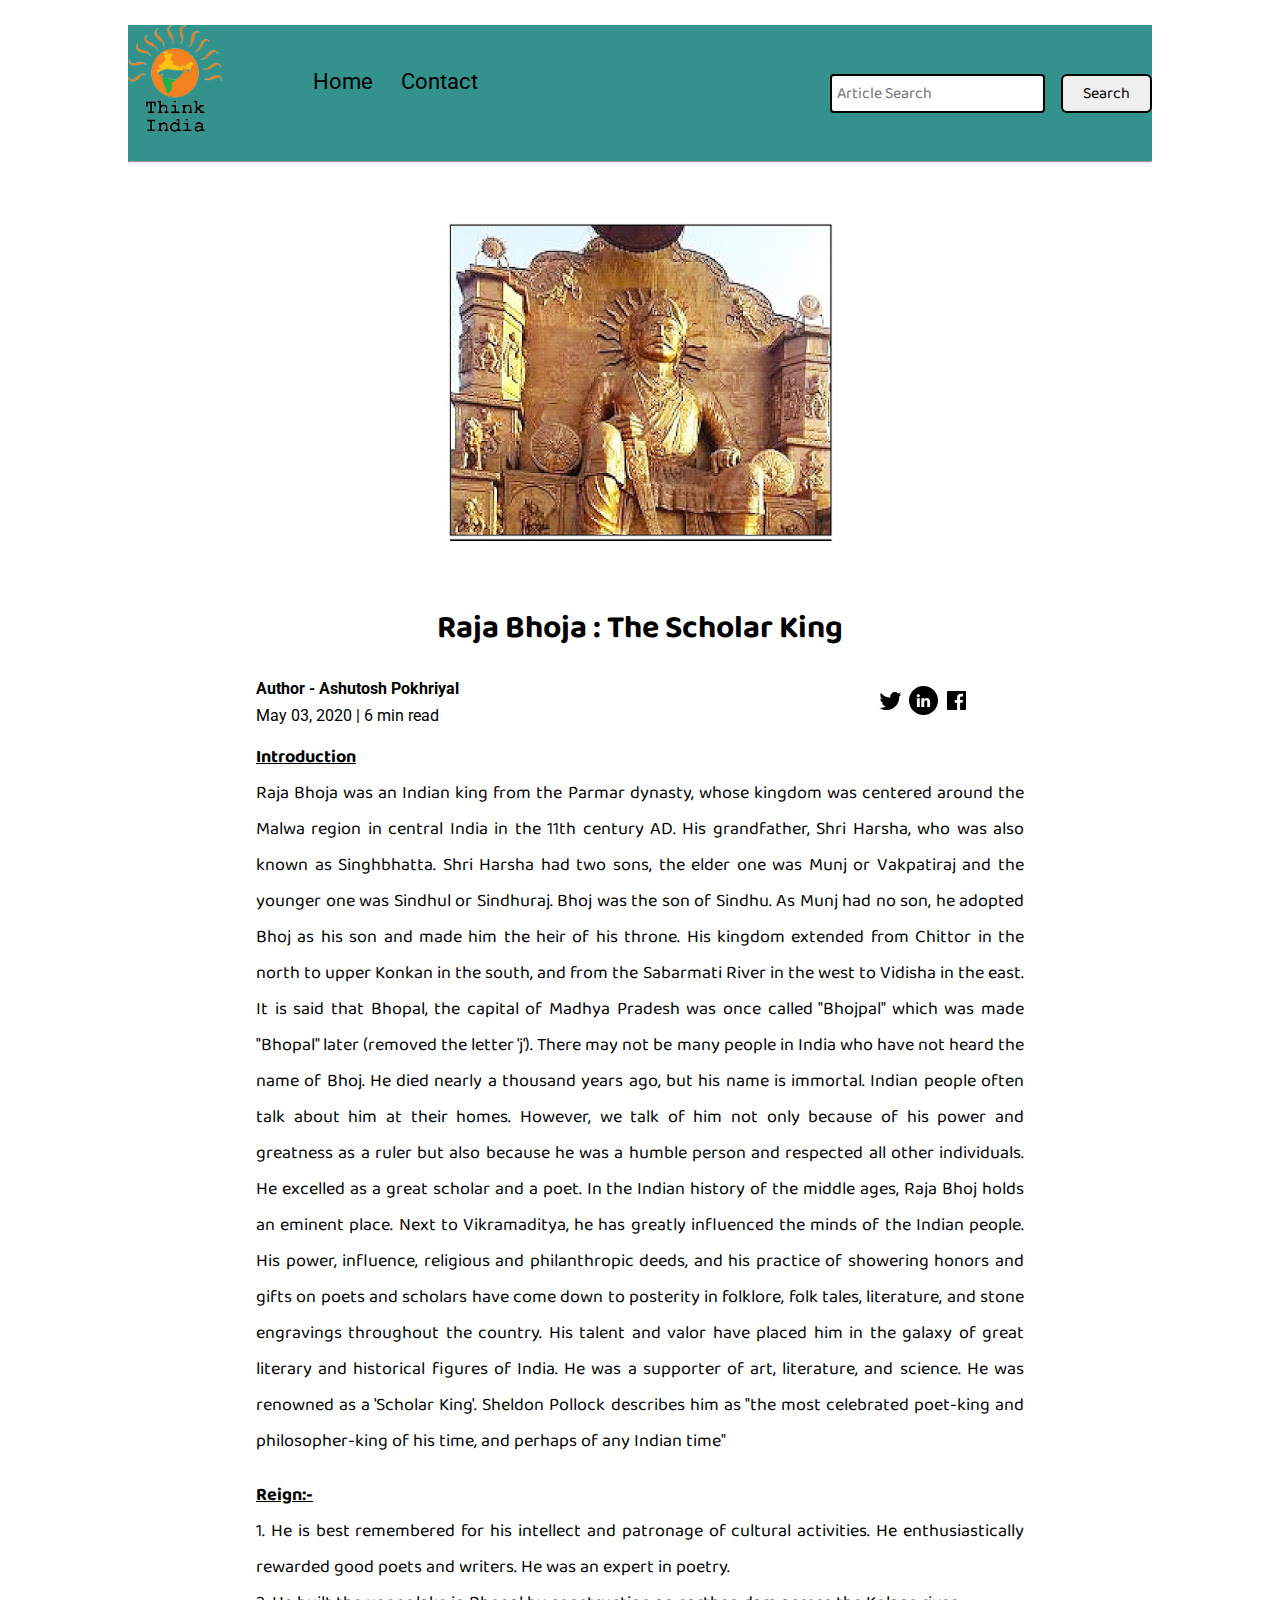
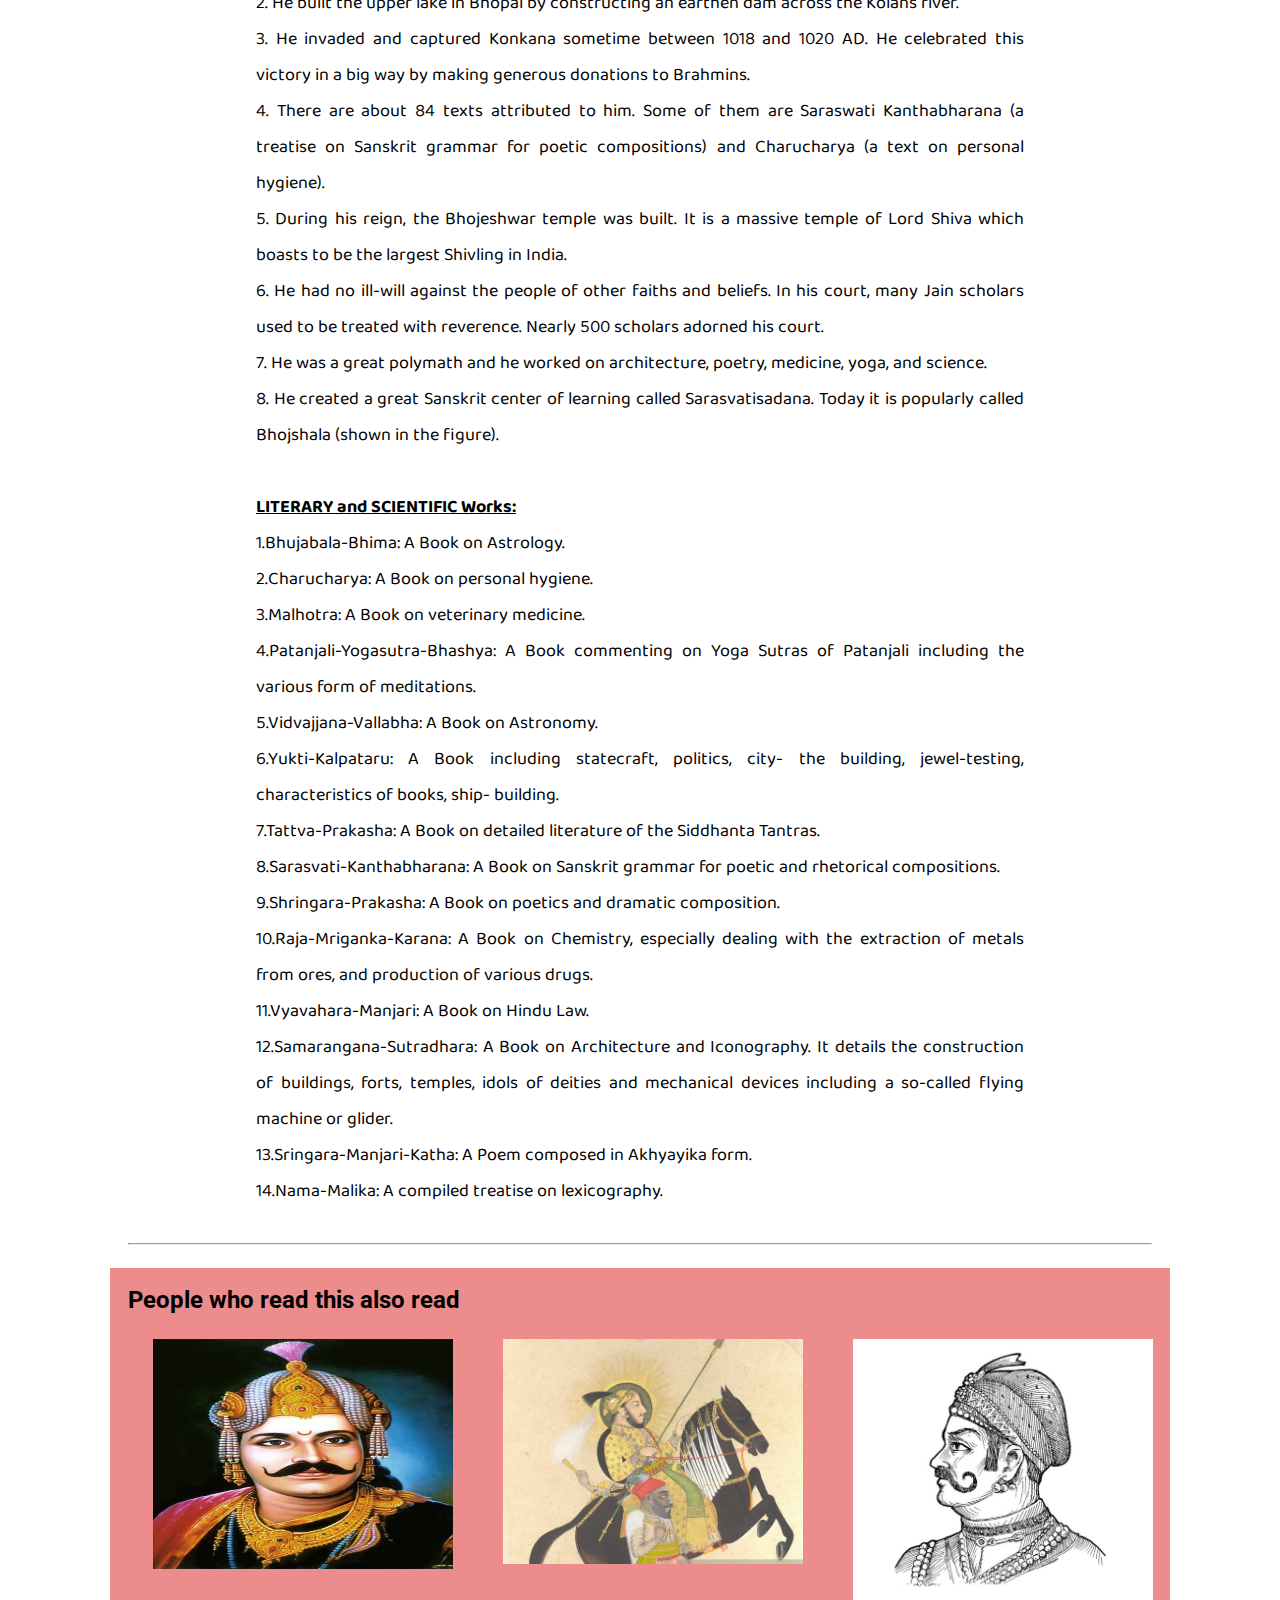
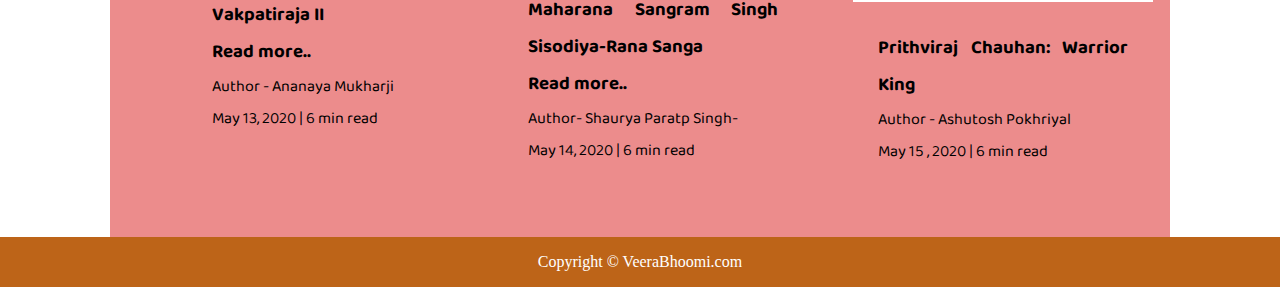
<file: rajabhoj.html>
<!DOCTYPE html>
<html lang="en">

<head>
    <meta charset="UTF-8">
    <meta name="viewport" content="width=device-width, initial-scale=1.0">
    <link rel="stylesheet" href="css/utils.css">
    <link rel="stylesheet" href="css/style.css">
    <link rel="stylesheet" href="css/blogpost.css">
    <link rel="stylesheet" href="css/mobile.css">
    <title>VeeraBhoomi</title>
</head>

<body>
    <nav class="navigation max-width-1 m-auto">
        <div class="nav-left">
            <a href="/">
                <span><img src="img/logoti.png" width="94px" alt=""></span>
            </a>
            <ul>
                <li><a href="/">Home</a></li>
                <li><a href="/contact.html">Contact</a></li>
            </ul>
        </div>
        <div class="nav-right">
            <form action="/search.html" method="get">
                <input class="form-input" type="text" name="query" placeholder="Article Search">
                <button class="btn">Search</button>
            </form>

        </div>

    </nav>
    <div class="max-width-1 m-auto">
        <hr>
    </div>
    <div class="post-img">
        <img src="img/rajabhoj.jpg" alt="">
        <!-- <img src="img/rajabhoj2.jpg" alt=""> -->
    </div>
    <div class="m-auto blog-post-content max-width-2 m-auto my-2">
        <h1 class="font1">Raja Bhoja : The Scholar King</h1>
        <div class="blogpost-meta">
            <div class="author-info">
                <div>
                    <b>
                        Author - Ashutosh Pokhriyal
                    </b>
                </div>
                <div>May 03, 2020 | 6 min read</div>
            </div>
            <div class="social">
                <svg width="29" height="29" class="hk">
                    <path
                        d="M22.05 7.54a4.47 4.47 0 0 0-3.3-1.46 4.53 4.53 0 0 0-4.53 4.53c0 .35.04.7.08 1.05A12.9 12.9 0 0 1 5 6.89a5.1 5.1 0 0 0-.65 2.26c.03 1.6.83 2.99 2.02 3.79a4.3 4.3 0 0 1-2.02-.57v.08a4.55 4.55 0 0 0 3.63 4.44c-.4.08-.8.13-1.21.16l-.81-.08a4.54 4.54 0 0 0 4.2 3.15 9.56 9.56 0 0 1-5.66 1.94l-1.05-.08c2 1.27 4.38 2.02 6.94 2.02 8.3 0 12.86-6.9 12.84-12.85.02-.24 0-.43 0-.65a8.68 8.68 0 0 0 2.26-2.34c-.82.38-1.7.62-2.6.72a4.37 4.37 0 0 0 1.95-2.51c-.84.53-1.81.9-2.83 1.13z">
                    </path>
                </svg>

                <svg style="background: black;
                border-radius: 21px;" width="29" height="29" viewBox="0 0 29 29" fill="none" class="hk">
                    <path
                        d="M5 6.36C5 5.61 5.63 5 6.4 5h16.2c.77 0 1.4.61 1.4 1.36v16.28c0 .75-.63 1.36-1.4 1.36H6.4c-.77 0-1.4-.6-1.4-1.36V6.36z">
                    </path>
                    <path fill-rule="evenodd" clip-rule="evenodd"
                        d="M10.76 20.9v-8.57H7.89v8.58h2.87zm-1.44-9.75c1 0 1.63-.65 1.63-1.48-.02-.84-.62-1.48-1.6-1.48-.99 0-1.63.64-1.63 1.48 0 .83.62 1.48 1.59 1.48h.01zM12.35 20.9h2.87v-4.79c0-.25.02-.5.1-.7.2-.5.67-1.04 1.46-1.04 1.04 0 1.46.8 1.46 1.95v4.59h2.87v-4.92c0-2.64-1.42-3.87-3.3-3.87-1.55 0-2.23.86-2.61 1.45h.02v-1.24h-2.87c.04.8 0 8.58 0 8.58z"
                        fill="#fff"></path>
                </svg>

                <svg width="29" height="29" class="hk">
                    <path
                        d="M23.2 5H5.8a.8.8 0 0 0-.8.8V23.2c0 .44.35.8.8.8h9.3v-7.13h-2.38V13.9h2.38v-2.38c0-2.45 1.55-3.66 3.74-3.66 1.05 0 1.95.08 2.2.11v2.57h-1.5c-1.2 0-1.48.57-1.48 1.4v1.96h2.97l-.6 2.97h-2.37l.05 7.12h5.1a.8.8 0 0 0 .79-.8V5.8a.8.8 0 0 0-.8-.79">
                    </path>
                </svg>

            </div>
        </div>

        <p class="font1"> <span><u><b>Introduction</b></u> </span> <br>
            Raja Bhoja was an Indian king from the Parmar dynasty, whose kingdom was centered around the Malwa region in central India in the 11th century AD.
            His grandfather, Shri Harsha, who was also known as Singhbhatta. Shri Harsha had two sons, the elder one was Munj or Vakpatiraj and the younger one was Sindhul or Sindhuraj. Bhoj was the son of Sindhu. As Munj had no son, he adopted Bhoj as his son and made him the heir of his throne.
            His kingdom extended from Chittor in the north to upper Konkan in the south, and from the Sabarmati River in the west to Vidisha in the east.
            It is said that Bhopal, the capital of Madhya Pradesh was once called "Bhojpal" which was made "Bhopal" later (removed the letter 'j').
            There may not be many people in India who have not heard the name of Bhoj. He died nearly a thousand years ago, but his name is immortal. Indian people often talk about him at their homes. However, we talk of him not only because of his power and greatness as a ruler but also because he was a humble person and respected all other individuals. He excelled as a great scholar and a poet.
            In the Indian history of the middle ages, Raja Bhoj holds an eminent place. Next to Vikramaditya, he has greatly influenced the minds of the Indian people. His power, influence, religious and philanthropic deeds, and his practice of showering honors and gifts on poets and scholars have come down to posterity in folklore, folk tales, literature, and stone engravings throughout the country. His talent and valor have placed him in the galaxy of great literary and historical figures of India.
            He was a supporter of art, literature, and science. He was renowned as a 'Scholar King'.
            Sheldon Pollock describes him as "the most celebrated poet-king and philosopher-king of his time, and perhaps of any Indian time"
        </p>

        <br>

        <p class="font1"> <span><u><b>Reign:-</b></u> </span> <br> 
            1. He is best remembered for his intellect and patronage of cultural activities. He enthusiastically rewarded good poets and writers. He was an expert in poetry.<br>

            2. He built the upper lake in Bhopal by constructing an earthen dam across the Kolans river.<br>
            
            3. He invaded and captured Konkana sometime between 1018 and 1020 AD. He celebrated this victory in a big way by making generous donations to Brahmins.<br> 4. There are about 84 texts attributed to him. Some of them are Saraswati Kanthabharana (a treatise on Sanskrit grammar for poetic compositions) and Charucharya (a text on personal hygiene).
            <br> 5. During his reign, the Bhojeshwar temple was built. It is a massive temple of Lord Shiva which boasts to be the largest Shivling in India.
            
            <br> 6. He had no ill-will against the people of other faiths and beliefs. In his court, many Jain scholars used to be treated with reverence. Nearly 500 scholars adorned his court.
            
           <br> 7. He was a great polymath and he worked on architecture, poetry, medicine, yoga, and science.
            
          <br>  8. He created a great Sanskrit center of learning called Sarasvatisadana. Today it is popularly called Bhojshala (shown in the figure).</p>

            <br>
            
        </p>

        <br>

        <p class="font1"> <span><u><b>LITERARY and SCIENTIFIC Works:</b></u> </span>


            <br> 1.Bhujabala-Bhima: A Book on Astrology.<br>

            2.Charucharya: A Book on personal hygiene.<br>
            3.Malhotra: A Book on veterinary medicine.<br>

            4.Patanjali-Yogasutra-Bhashya: A Book commenting on Yoga Sutras of Patanjali including the various form of
            meditations.<br>

            5.Vidvajjana-Vallabha: A Book on Astronomy.<br>

            6.Yukti-Kalpataru: A Book including statecraft, politics, city- the building, jewel-testing, characteristics
            of books, ship- building.<br>

            7.Tattva-Prakasha: A Book on detailed literature of the Siddhanta Tantras.<br>

            8.Sarasvati-Kanthabharana: A Book on Sanskrit grammar for poetic and rhetorical compositions.<br>

            9.Shringara-Prakasha: A Book on poetics and dramatic composition.<br>

            10.Raja-Mriganka-Karana: A Book on Chemistry, especially dealing with the extraction of metals from ores,
            and production of various drugs.<br>

            11.Vyavahara-Manjari: A Book on Hindu Law.<br>

            12.Samarangana-Sutradhara: A Book on Architecture and Iconography. It details
            the construction of buildings, forts, temples, idols of deities and mechanical devices including a so-called
            flying machine or glider.<br>

            13.Sringara-Manjari-Katha: A Poem composed in Akhyayika form.<br>

            14.Nama-Malika: A compiled treatise on lexicography.<br>



        </p>






























    </div>

    <div class="max-width-1 m-auto">
        <hr>
    </div>
    <div class="home-articles max-width-1 m-auto font2">
        <h2>People who read this also read</h2>
        <div class="row">


            <div class="home-article more-post">
                <div class="home-article-img">
                    <img style="height: 230px;" src="img/vakatri.jpeg" alt="article">
                </div>
                <div class="home-article-content font1 center">
                    <h3>Vakpatiraja II</h3>

                    <a href="/vakpatriya.html">
                        <h3>Read more..</h3>
                    </a>
                    <div>Author - Ananaya Mukharji</div>
                    <span>May 13, 2020 | 6 min read</span>
                </div>
            </div>
            <div class="home-article more-post">
                <div class="home-article-img">
                    <img src="img/sangram.jpeg" alt="article">
                </div>
                <div class="home-article-content font1 center">
                    <h3>Maharana Sangram Singh Sisodiya-Rana Sanga</h3>
                    <a href="/blogpost.html">
                        <h3>Read more..</h3>
                    </a>
                    <div>Author- Shaurya Paratp Singh-</div>
                    <span>May 14, 2020 | 6 min read</span>
                </div>
            </div>
            <div class="home-article more-post">
                <div class="home-article-img">
                    <img src="img/prithviraj.PNG" alt="article">
                </div>
                <div class="home-article-content font1 center">
                    <a href="/blogpost.html">
                        <h3>Prithviraj Chauhan: Warrior King</h3>
                    </a>

                    <div>Author - Ashutosh Pokhriyal</div>
                    <span>May 15 , 2020 | 6 min read</span>
                </div>
            </div>

        </div>
    </div>

    <div class="footer">
        <p>Copyright &copy; VeeraBhoomi.com </p>
        <!-- <a href="https://www.vecteezy.com/free-vector/typewriter">Vector Credits: Vecteezy</a>  -->
    </div>
</body>

</html>
</file>
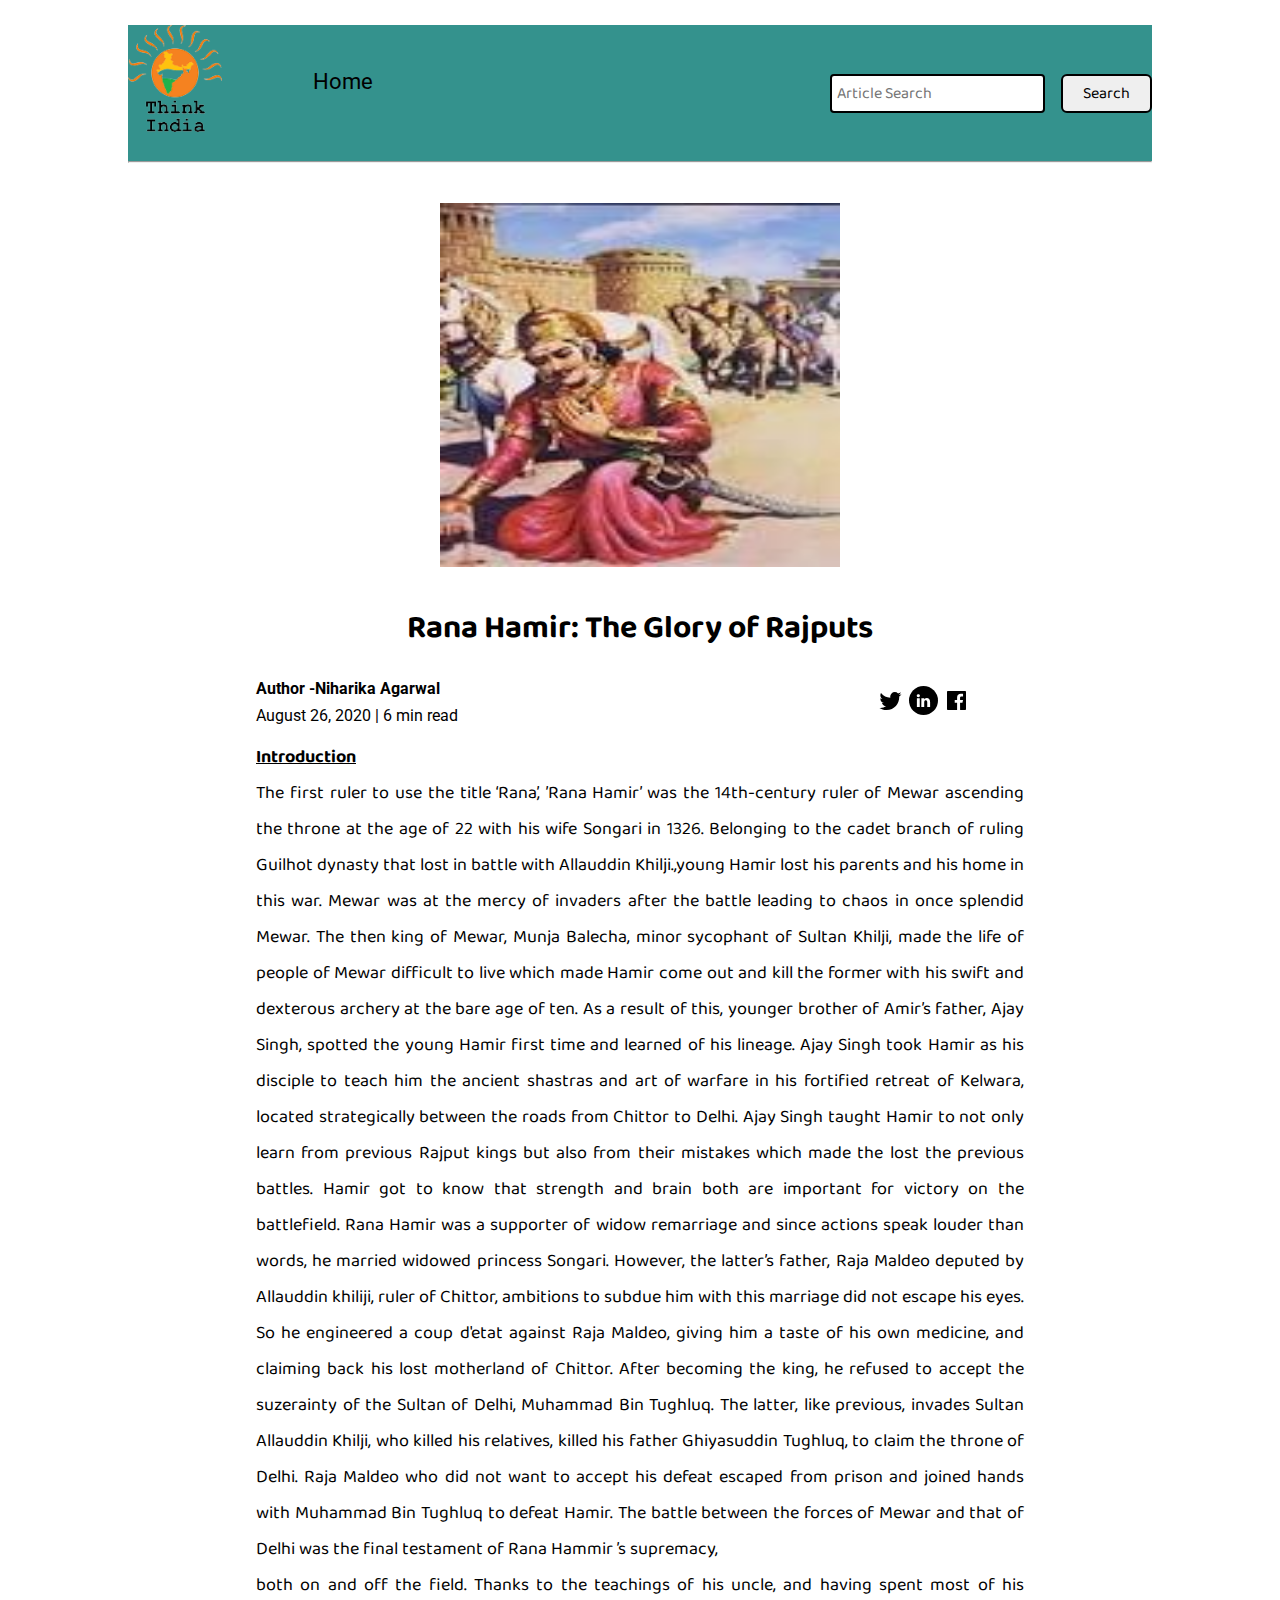
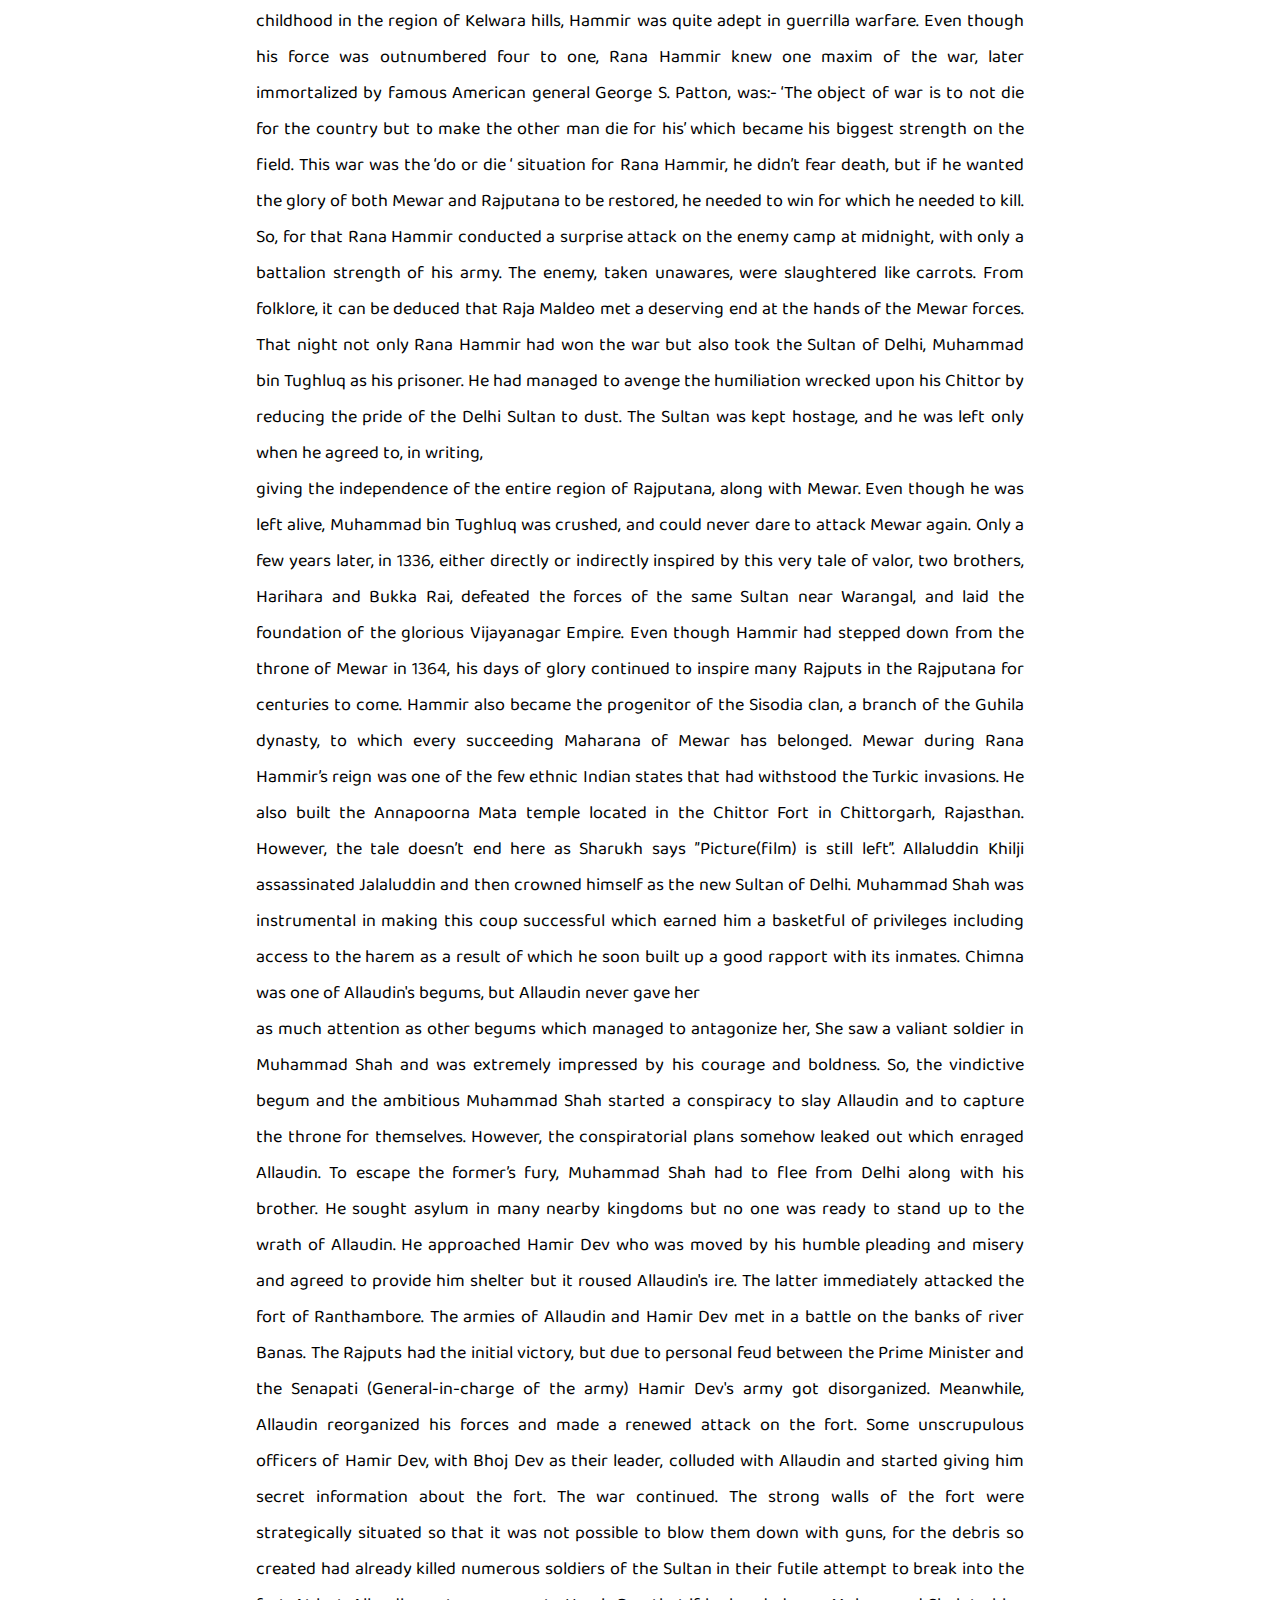
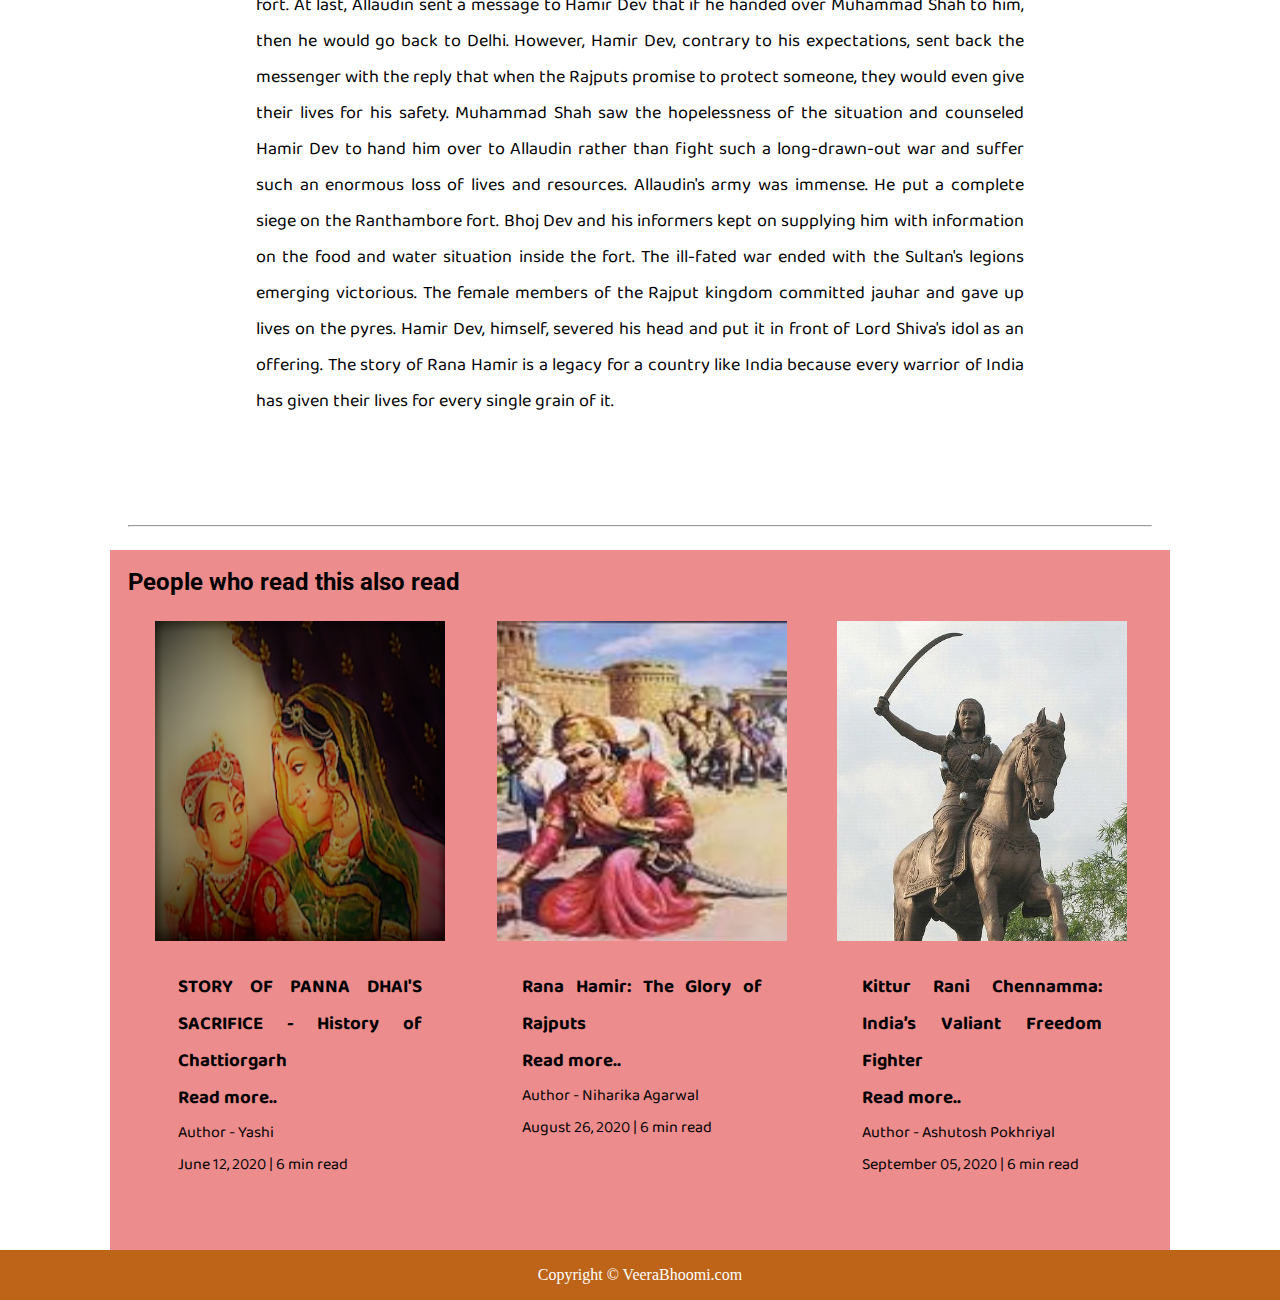
<file: ranahamir.html>
<!DOCTYPE html>
<html lang="en">

<head>
    <meta charset="UTF-8">
    <meta name="viewport" content="width=device-width, initial-scale=1.0">
    <link rel="stylesheet" href="css/utils.css">
    <link rel="stylesheet" href="css/style.css">
    <link rel="stylesheet" href="css/blogpost.css">
    <link rel="stylesheet" href="css/mobile.css">
    <title>VeeraBhoomi</title>
</head>

<body>
    <nav class="navigation max-width-1 m-auto">
        <div class="nav-left">
            <a href="/">
                <span><img src="img/logoti.png" width="94px" alt=""></span>
            </a>
            <ul>
                <li><a href="/">Home</a></li>

                <!-- <li><a href="/contact.html">Contact</a></li> -->
            </ul>
        </div>
        <div class="nav-right">
            <form action="/search.html" method="get">
                <input class="form-input" type="text" name="query" placeholder="Article Search">
                <button class="btn">Search</button>
            </form>

        </div>

    </nav>
    <div class="max-width-1 m-auto">
        <hr>
    </div>
    <div class="post-img">
        <img style="height: 90%;" src="img/ranahmir.jpg" alt="">
        <!-- <img src="img/rajabhoj2.jpg" alt=""> -->
    </div>
    <div class="m-auto blog-post-content max-width-2 m-auto my-2">
        <h1 class="font1">Rana Hamir: The Glory of Rajputs</h1>
        <div class="blogpost-meta">
            <div class="author-info">
                <div>
                    <b>
                        Author -Niharika Agarwal
                    </b>
                </div>
                <div>August 26, 2020 | 6 min read</div>
            </div>
            <div class="social">
                <svg width="29" height="29" class="hk">
                    <path
                        d="M22.05 7.54a4.47 4.47 0 0 0-3.3-1.46 4.53 4.53 0 0 0-4.53 4.53c0 .35.04.7.08 1.05A12.9 12.9 0 0 1 5 6.89a5.1 5.1 0 0 0-.65 2.26c.03 1.6.83 2.99 2.02 3.79a4.3 4.3 0 0 1-2.02-.57v.08a4.55 4.55 0 0 0 3.63 4.44c-.4.08-.8.13-1.21.16l-.81-.08a4.54 4.54 0 0 0 4.2 3.15 9.56 9.56 0 0 1-5.66 1.94l-1.05-.08c2 1.27 4.38 2.02 6.94 2.02 8.3 0 12.86-6.9 12.84-12.85.02-.24 0-.43 0-.65a8.68 8.68 0 0 0 2.26-2.34c-.82.38-1.7.62-2.6.72a4.37 4.37 0 0 0 1.95-2.51c-.84.53-1.81.9-2.83 1.13z">
                    </path>
                </svg>

                <svg style="background: black;
                border-radius: 21px;" width="29" height="29" viewBox="0 0 29 29" fill="none" class="hk">
                    <path
                        d="M5 6.36C5 5.61 5.63 5 6.4 5h16.2c.77 0 1.4.61 1.4 1.36v16.28c0 .75-.63 1.36-1.4 1.36H6.4c-.77 0-1.4-.6-1.4-1.36V6.36z">
                    </path>
                    <path fill-rule="evenodd" clip-rule="evenodd"
                        d="M10.76 20.9v-8.57H7.89v8.58h2.87zm-1.44-9.75c1 0 1.63-.65 1.63-1.48-.02-.84-.62-1.48-1.6-1.48-.99 0-1.63.64-1.63 1.48 0 .83.62 1.48 1.59 1.48h.01zM12.35 20.9h2.87v-4.79c0-.25.02-.5.1-.7.2-.5.67-1.04 1.46-1.04 1.04 0 1.46.8 1.46 1.95v4.59h2.87v-4.92c0-2.64-1.42-3.87-3.3-3.87-1.55 0-2.23.86-2.61 1.45h.02v-1.24h-2.87c.04.8 0 8.58 0 8.58z"
                        fill="#fff"></path>
                </svg>

                <svg width="29" height="29" class="hk">
                    <path
                        d="M23.2 5H5.8a.8.8 0 0 0-.8.8V23.2c0 .44.35.8.8.8h9.3v-7.13h-2.38V13.9h2.38v-2.38c0-2.45 1.55-3.66 3.74-3.66 1.05 0 1.95.08 2.2.11v2.57h-1.5c-1.2 0-1.48.57-1.48 1.4v1.96h2.97l-.6 2.97h-2.37l.05 7.12h5.1a.8.8 0 0 0 .79-.8V5.8a.8.8 0 0 0-.8-.79">
                    </path>
                </svg>

            </div>
        </div>

        <p class="font1"> <span><u><b>Introduction</b></u> </span> <br>
            The first ruler to use the title ‘Rana’, ’Rana Hamir’ was the 14th-century ruler of Mewar ascending the throne at the age of 22 with his wife Songari in 1326. Belonging to the cadet branch of ruling Guilhot dynasty that lost in battle with Allauddin Khilji.,young Hamir lost his parents and his home in this war. Mewar was at the mercy of invaders after the battle leading to chaos in once splendid Mewar. The then king of Mewar, Munja Balecha, minor sycophant of Sultan Khilji, made the life of people of Mewar difficult to live which made Hamir come out and kill the former with his swift and dexterous archery at the bare age of ten. As a result of this, younger brother of Amir’s father, Ajay Singh, spotted the young Hamir first time and learned of his lineage.

            Ajay Singh took Hamir as his disciple to teach him the ancient shastras and art of warfare in his fortified retreat of Kelwara, located strategically between the roads from Chittor to Delhi. Ajay Singh taught Hamir to not only learn from previous Rajput kings but also from their mistakes which made the lost the previous battles. Hamir got to know that strength and brain both are important for victory on the battlefield.
            
            Rana Hamir was a supporter of widow remarriage and since actions speak louder than words, he married widowed princess Songari. However, the latter’s father, Raja Maldeo deputed by Allauddin khiliji, ruler of Chittor, ambitions to subdue him with this marriage did not escape his eyes. So he engineered a coup d'etat against Raja Maldeo, giving him a taste of his own medicine, and claiming back his lost motherland of Chittor.
            
            After becoming the king, he refused to accept the suzerainty of the Sultan of Delhi, Muhammad Bin Tughluq. The latter, like previous, invades Sultan Allauddin Khilji, who killed his relatives, killed his father Ghiyasuddin Tughluq, to claim the throne of Delhi. Raja Maldeo who did not want to accept his defeat escaped from prison and joined hands with Muhammad Bin Tughluq to defeat Hamir.
            
            The battle between the forces of Mewar and that of Delhi was the final testament of Rana Hammir ’s supremacy, <br> both on and off the field. Thanks to the teachings of his uncle, and having spent most of his childhood in the region of Kelwara hills, Hammir was quite adept in guerrilla warfare. Even though his force was outnumbered four to one, Rana Hammir knew one maxim of the war, later immortalized by famous American general George S. Patton, was:- ‘The object of war is to not die for the country but to make the other man die for his’ which became his biggest strength on the field.
            
            This war was the ‘do or die ‘ situation for Rana Hammir, he didn’t fear death, but if he wanted the glory of both Mewar and Rajputana to be restored, he needed to win for which he needed to kill.
            
            So, for that Rana Hammir conducted a surprise attack on the enemy camp at midnight, with only a battalion strength of his army. The enemy, taken unawares, were slaughtered like carrots. From folklore, it can be deduced that Raja Maldeo met a deserving end at the hands of the Mewar forces. That night not only Rana Hammir had won the war but also took the Sultan of Delhi, Muhammad bin Tughluq as his prisoner.
            
            He had managed to avenge the humiliation wrecked upon his Chittor by reducing the pride of the Delhi Sultan to dust.
            
            The Sultan was kept hostage, and he was left only when he agreed to, in writing, <br> giving the independence of the entire region of Rajputana, along with Mewar. Even though he was left alive, Muhammad bin Tughluq was crushed, and could never dare to attack Mewar again. Only a few years later, in 1336, either directly or indirectly inspired by this very tale of valor, two brothers, Harihara and Bukka Rai, defeated the forces of the same Sultan near Warangal, and laid the foundation of the glorious Vijayanagar Empire. Even though Hammir had stepped down from the throne of Mewar in 1364, his days of glory continued to inspire many Rajputs in the Rajputana for centuries to come.
            
            Hammir also became the progenitor of the Sisodia clan, a branch of the Guhila dynasty, to which every succeeding Maharana of Mewar has belonged. Mewar during Rana Hammir’s reign was one of the few ethnic Indian states that had withstood the Turkic invasions. He also built the Annapoorna Mata temple located in the Chittor Fort in Chittorgarh, Rajasthan.
            
            However, the tale doesn’t end here as Sharukh says ”Picture(film) is still left”. Allaluddin Khilji assassinated Jalaluddin and then crowned himself as the new Sultan of Delhi. Muhammad Shah was instrumental in making this coup successful which earned him a basketful of privileges including access to the harem as a result of which he soon built up a good rapport with its inmates.
            
            Chimna was one of Allaudin's begums, but Allaudin never gave her <br> as much attention as other begums which managed to antagonize her, She saw a valiant soldier in Muhammad Shah and was extremely impressed by his courage and boldness. So, the vindictive begum and the ambitious Muhammad Shah started a conspiracy to slay Allaudin and to capture the throne for themselves. However, the conspiratorial plans somehow leaked out which enraged Allaudin. To escape the former’s fury, Muhammad Shah had to flee from Delhi along with his brother. He sought asylum in many nearby kingdoms but no one was ready to stand up to the wrath of Allaudin.
            
            He approached Hamir Dev who was moved by his humble pleading and misery and agreed to provide him shelter but it roused Allaudin's ire. The latter immediately attacked the fort of Ranthambore. The armies of Allaudin and Hamir Dev met in a battle on the banks of river Banas. The Rajputs had the initial victory, but due to personal feud between the Prime Minister and the Senapati (General-in-charge of the army) Hamir Dev's army got disorganized. Meanwhile, Allaudin reorganized his forces and made a renewed attack on the fort.
            
            Some unscrupulous officers of Hamir Dev, with Bhoj Dev as their leader, colluded with Allaudin and started giving him secret information about the fort. The war continued. The strong walls of the fort were strategically situated so that it was not possible to blow them down with guns, for the debris so created had already killed numerous soldiers of the Sultan in their futile attempt to break into the fort. At last, Allaudin sent a message to Hamir Dev that if he handed over Muhammad Shah to him, then he would go back to Delhi. However, Hamir Dev, contrary to his expectations, sent back the messenger with the reply that when the Rajputs promise to protect someone, they would even give their lives for his safety. Muhammad Shah saw the hopelessness of the situation and counseled Hamir Dev to hand him over to Allaudin rather than fight such a long-drawn-out war and suffer such an enormous loss of lives and resources.
            
            Allaudin's army was immense. He put a complete siege on the Ranthambore fort. Bhoj Dev and his informers kept on supplying him with information on the food and water situation inside the fort. The ill-fated war ended with the Sultan's legions emerging victorious. The female members of the Rajput kingdom committed jauhar and gave up lives on the pyres. Hamir Dev, himself, severed his head and put it in front of Lord Shiva's idol as an offering.
            
            The story of Rana Hamir is a legacy for a country like India because every warrior of India has given their lives for every single grain of it.
        </p>

        <br>

       
            <br>


            <!-- <img style="height: 330px; width:330px" src="img/pannadai2.PNG" alt=""> -->



            <br>






            <br>





    </div>

    <div class="max-width-1 m-auto">
        <hr>
    </div>
    <div class="home-articles max-width-1 m-auto font2">
        <h2>People who read this also read</h2>
        <div class="row">













            <div class="home-article more-post">
                <div class="home-article-img">
                    <img style="height: 320px; width:290px" src="img/pannadai.PNG" alt="article">
                </div>
                <div class="home-article-content font1 center">
                    <h3>STORY OF PANNA DHAI'S SACRIFICE - History of Chattiorgarh</h3>
                    <a href="/pannadai.html">
                        <h3>Read more..</h3>
                    </a>
                    <div>Author - Yashi</div>
                    <span> June 12, 2020 | 6 min read</span>
                </div>
            </div>


            <div class="home-article more-post">
                <div class="home-article-img">
                    <img style="height: 320px; width:290px" src="img/ranahmir.jpg" alt="article">
                </div>
                <div class="home-article-content font1 center">
                    <h3>Rana Hamir: The Glory of Rajputs</h3>
                    <a href="/ranahamir.html">
                        <h3>Read more..</h3>
                    </a>
                    <div>Author - Niharika Agarwal</div>
                    <span> August 26, 2020 | 6 min read</span>
                </div>
            </div>


            
            <div class="home-article more-post">
                <div class="home-article-img">
                    <img style="height: 320px; width:290px" src="img/kittur.jpg" alt="article">
                </div>
                <div class="home-article-content font1 center">
                    <h3>Kittur Rani Chennamma: India’s Valiant Freedom Fighter</h3>
                    <a href="/kitturrani.html">
                        <h3>Read more..</h3>
                    </a>
                    <div>Author -  Ashutosh Pokhriyal</div>
                    <span> September 05, 2020 | 6 min read</span>
                </div>
            </div>



        </div>
    </div>

    <div class="footer">
        <p>Copyright &copy; VeeraBhoomi.com </p>
        <!-- <a href="https://www.vecteezy.com/free-vector/typewriter">Vector Credits: Vecteezy</a>  -->
    </div>
</body>

</html>
</file>
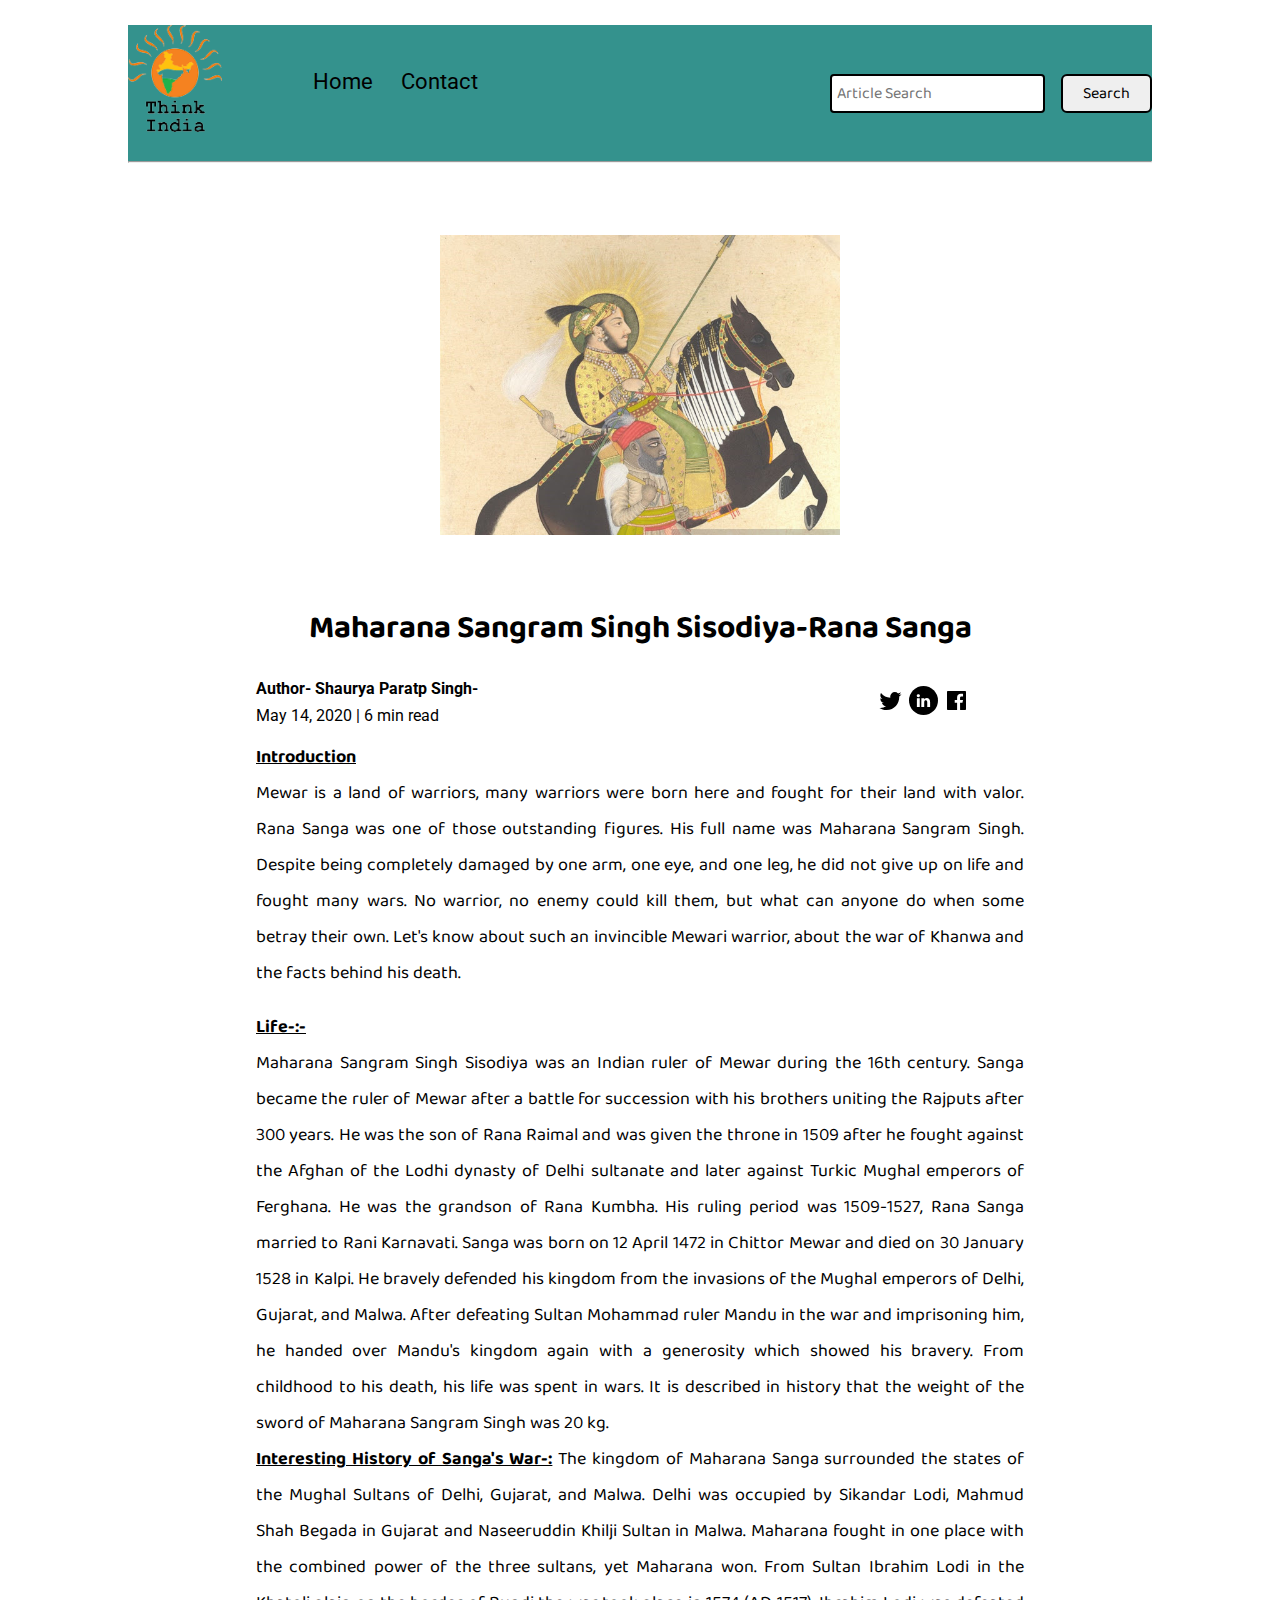
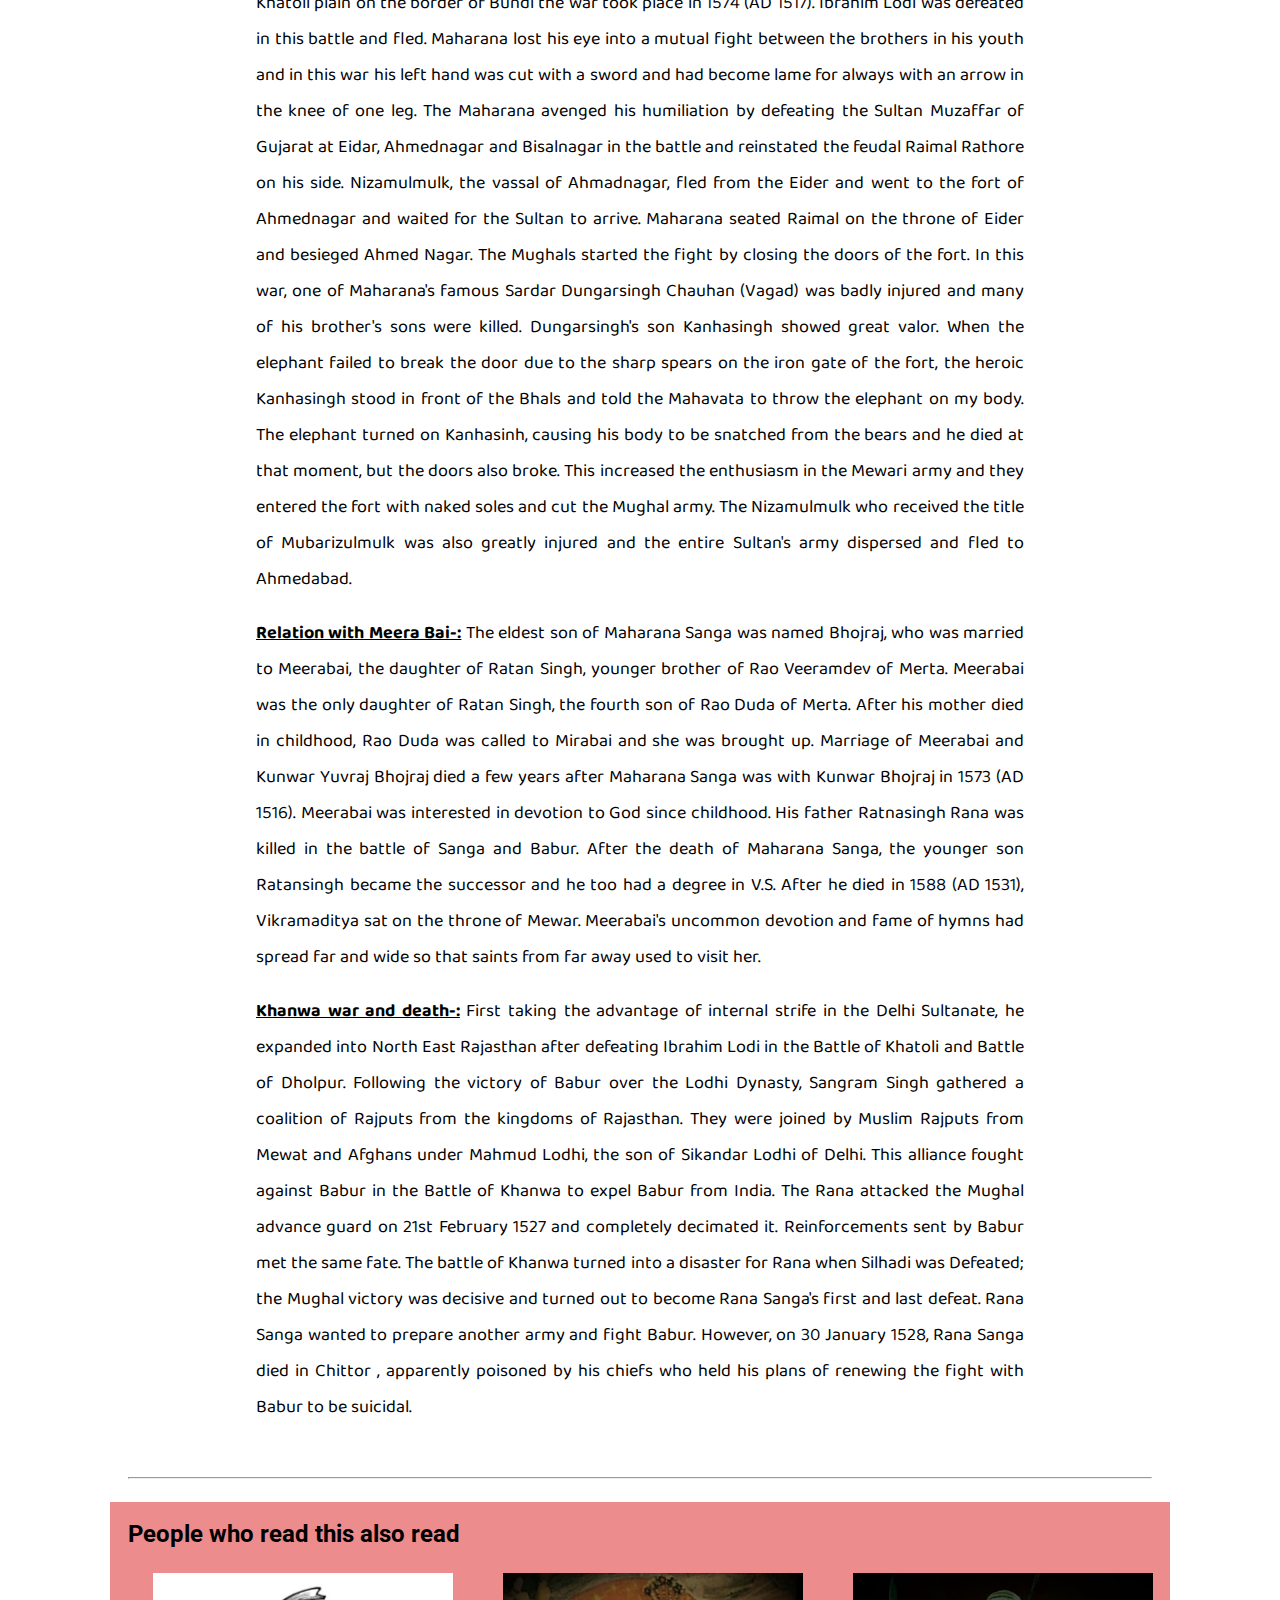
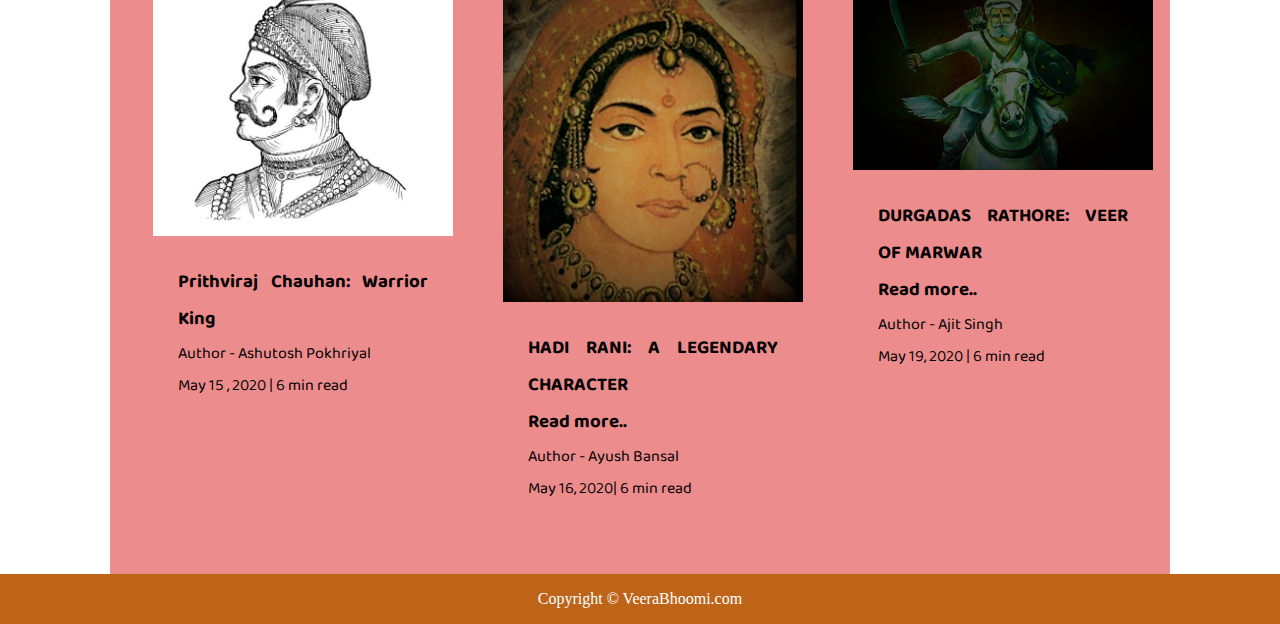
<file: sangram.html>
<!DOCTYPE html>
<html lang="en">

<head>
    <meta charset="UTF-8">
    <meta name="viewport" content="width=device-width, initial-scale=1.0">
    <link rel="stylesheet" href="css/utils.css">
    <link rel="stylesheet" href="css/style.css">
    <link rel="stylesheet" href="css/blogpost.css">
    <link rel="stylesheet" href="css/mobile.css">
    <title>VeeraBhoomi</title>
</head>

<body>
    <nav class="navigation max-width-1 m-auto">
        <div class="nav-left">
            <a href="/">
                <span><img src="img/logoti.png" width="94px" alt=""></span>
            </a>
            <ul>
                <li><a href="/">Home</a></li>
                <li><a href="/contact.html">Contact</a></li>
            </ul>
        </div>
        <div class="nav-right">
            <form action="/search.html" method="get">
                <input class="form-input" type="text" name="query" placeholder="Article Search">
                <button class="btn">Search</button>
            </form>

        </div>

    </nav>
    <div class="max-width-1 m-auto">
        <hr>
    </div>
    <div class="post-img">
        <img src="img/sangram.jpeg" alt="">
        <!-- <img src="img/rajabhoj2.jpg" alt=""> -->
    </div>
    <div class="m-auto blog-post-content max-width-2 m-auto my-2">
        <h1 class="font1">Maharana Sangram Singh Sisodiya-Rana Sanga</h1>
        <div class="blogpost-meta">
            <div class="author-info">
                <div>
                    <b>
                        Author- Shaurya Paratp Singh-
                    </b>
                </div>
                <div>May 14, 2020 | 6 min read</div>
            </div>
            <div class="social">
                <svg width="29" height="29" class="hk">
                    <path
                        d="M22.05 7.54a4.47 4.47 0 0 0-3.3-1.46 4.53 4.53 0 0 0-4.53 4.53c0 .35.04.7.08 1.05A12.9 12.9 0 0 1 5 6.89a5.1 5.1 0 0 0-.65 2.26c.03 1.6.83 2.99 2.02 3.79a4.3 4.3 0 0 1-2.02-.57v.08a4.55 4.55 0 0 0 3.63 4.44c-.4.08-.8.13-1.21.16l-.81-.08a4.54 4.54 0 0 0 4.2 3.15 9.56 9.56 0 0 1-5.66 1.94l-1.05-.08c2 1.27 4.38 2.02 6.94 2.02 8.3 0 12.86-6.9 12.84-12.85.02-.24 0-.43 0-.65a8.68 8.68 0 0 0 2.26-2.34c-.82.38-1.7.62-2.6.72a4.37 4.37 0 0 0 1.95-2.51c-.84.53-1.81.9-2.83 1.13z">
                    </path>
                </svg>

                <svg style="background: black;
                border-radius: 21px;" width="29" height="29" viewBox="0 0 29 29" fill="none" class="hk">
                    <path
                        d="M5 6.36C5 5.61 5.63 5 6.4 5h16.2c.77 0 1.4.61 1.4 1.36v16.28c0 .75-.63 1.36-1.4 1.36H6.4c-.77 0-1.4-.6-1.4-1.36V6.36z">
                    </path>
                    <path fill-rule="evenodd" clip-rule="evenodd"
                        d="M10.76 20.9v-8.57H7.89v8.58h2.87zm-1.44-9.75c1 0 1.63-.65 1.63-1.48-.02-.84-.62-1.48-1.6-1.48-.99 0-1.63.64-1.63 1.48 0 .83.62 1.48 1.59 1.48h.01zM12.35 20.9h2.87v-4.79c0-.25.02-.5.1-.7.2-.5.67-1.04 1.46-1.04 1.04 0 1.46.8 1.46 1.95v4.59h2.87v-4.92c0-2.64-1.42-3.87-3.3-3.87-1.55 0-2.23.86-2.61 1.45h.02v-1.24h-2.87c.04.8 0 8.58 0 8.58z"
                        fill="#fff"></path>
                </svg>

                <svg width="29" height="29" class="hk">
                    <path
                        d="M23.2 5H5.8a.8.8 0 0 0-.8.8V23.2c0 .44.35.8.8.8h9.3v-7.13h-2.38V13.9h2.38v-2.38c0-2.45 1.55-3.66 3.74-3.66 1.05 0 1.95.08 2.2.11v2.57h-1.5c-1.2 0-1.48.57-1.48 1.4v1.96h2.97l-.6 2.97h-2.37l.05 7.12h5.1a.8.8 0 0 0 .79-.8V5.8a.8.8 0 0 0-.8-.79">
                    </path>
                </svg>

            </div>
        </div>

        <p class="font1"> <span><u><b>Introduction</b></u> </span> <br>
            Mewar is a land of warriors, many warriors were born here and fought for their land with valor. Rana Sanga
            was one of those outstanding figures. His full name was Maharana Sangram Singh.
            Despite being completely damaged by one arm, one eye, and one leg, he did not give up on life and fought
            many wars.
            No warrior, no enemy could kill them, but what can anyone do when some betray their own. Let's know about
            such an invincible Mewari warrior, about the war of Khanwa and the facts behind his death.





        </p>

        <br>

        <p class="font1"> <span><u><b>Life-:-</b></u> </span> <br>

            Maharana Sangram Singh Sisodiya was an Indian ruler of Mewar during the 16th century. Sanga became the ruler
            of Mewar after a battle for succession with his brothers uniting the Rajputs after 300 years.

            He was the son of Rana Raimal and was given the throne in 1509 after he fought against the Afghan of the
            Lodhi dynasty of Delhi sultanate and later against Turkic Mughal emperors of Ferghana.
            He was the grandson of Rana Kumbha.
            His ruling period was 1509-1527, Rana Sanga married to Rani Karnavati. Sanga was born on 12 April 1472 in
            Chittor Mewar and died on 30 January 1528 in Kalpi.
            He bravely defended his kingdom from the invasions of the Mughal emperors of Delhi, Gujarat, and Malwa.
            After defeating Sultan Mohammad ruler Mandu in the war and imprisoning him, he handed over Mandu's kingdom
            again with a generosity which showed his bravery. From childhood to his death, his life was spent in wars.
            It is described in history that the weight of the sword of Maharana Sangram Singh was 20 kg.



<br>



        <p class="font1"> <span><u><b>Interesting History of Sanga's War-:</b></u> </span>


            The kingdom of Maharana Sanga surrounded the states of the Mughal Sultans of Delhi, Gujarat, and Malwa.
            Delhi was occupied by Sikandar Lodi, Mahmud Shah Begada in Gujarat and Naseeruddin Khilji Sultan in Malwa.
            Maharana fought in one place with the combined power of the three sultans, yet Maharana won. From Sultan
            Ibrahim Lodi in the Khatoli plain on the border of Bundi the war took place in 1574 (AD 1517). Ibrahim Lodi
            was defeated in this battle and fled.
            Maharana lost his eye into a mutual fight between the brothers in his youth and in this war his left hand
            was cut with a sword and had become lame for always with an arrow in the knee of one leg.
            The Maharana avenged his humiliation by defeating the Sultan Muzaffar of Gujarat at Eidar, Ahmednagar and
            Bisalnagar in the battle and reinstated the feudal Raimal Rathore on his side.
            Nizamulmulk, the vassal of Ahmadnagar, fled from the Eider and went to the fort of Ahmednagar and waited for
            the Sultan to arrive. Maharana seated Raimal on the throne of Eider and besieged Ahmed Nagar. The Mughals
            started the fight by closing the doors of the fort. In this war, one of Maharana's famous Sardar Dungarsingh
            Chauhan (Vagad) was badly injured and many of his brother's sons were killed. Dungarsingh's son Kanhasingh
            showed great valor. When the elephant failed to break the door due to the sharp spears on the iron gate of
            the fort, the heroic Kanhasingh stood in front of the Bhals and told the Mahavata to throw the elephant on
            my body. The elephant turned on Kanhasinh, causing his body to be snatched from the bears and he died at
            that moment, but the doors also broke. This increased the enthusiasm in the Mewari army and they entered the
            fort with naked soles and cut the Mughal army. The Nizamulmulk who received the title of Mubarizulmulk was
            also greatly injured and the entire Sultan's army dispersed and fled to Ahmedabad.
        </p>


<br>
        
        <p class="font1"> <span><u><b> Relation with Meera Bai-:</b></u> </span>

            The eldest son of Maharana Sanga was named Bhojraj, who was married to Meerabai, the daughter of Ratan Singh, younger brother of Rao Veeramdev of Merta. Meerabai was the only daughter of Ratan Singh, the fourth son of Rao Duda of Merta.
            After his mother died in childhood, Rao Duda was called to Mirabai and she was brought up. Marriage of Meerabai and Kunwar Yuvraj Bhojraj died a few years after Maharana Sanga was with Kunwar Bhojraj in 1573 (AD 1516).
            Meerabai was interested in devotion to God since childhood. His father Ratnasingh Rana was killed in the battle of Sanga and Babur. After the death of Maharana Sanga, the younger son Ratansingh became the successor and he too had a degree in V.S. After he died in 1588 (AD 1531), Vikramaditya sat on the throne of Mewar. Meerabai's uncommon 
            devotion and fame of hymns had spread far and wide so that saints from far away used to visit her.
           


        </p>
<br>

        <p class="font1"> <span><u><b>Khanwa war and death-:</b></u> </span>

          
            First taking the advantage of internal strife in the Delhi Sultanate, he expanded into North East Rajasthan after defeating Ibrahim Lodi in the Battle of Khatoli and Battle of Dholpur.


            Following the victory of Babur over the Lodhi Dynasty, Sangram Singh gathered a coalition of Rajputs from the kingdoms of Rajasthan. They were joined by Muslim Rajputs from Mewat and Afghans under Mahmud Lodhi, the son of Sikandar Lodhi of Delhi. This alliance fought against Babur in the Battle of Khanwa to expel Babur from India. The Rana attacked the Mughal advance guard on 21st February 1527 and completely decimated it. Reinforcements sent by Babur met the same fate. The battle of Khanwa turned into a disaster for Rana when Silhadi was Defeated; the Mughal victory was decisive and turned out to become Rana Sanga's first and last defeat. Rana Sanga wanted to prepare another army and fight Babur. However, on 30 January 1528, Rana Sanga died in Chittor
            , apparently poisoned by his chiefs who held his plans of renewing the fight with Babur to be suicidal.

        </p>









<br>

















    </div>

    <div class="max-width-1 m-auto">
        <hr>
    </div>
    <div class="home-articles max-width-1 m-auto font2">
        <h2>People who read this also read</h2>
        <div class="row">


            <div class="home-article more-post">
                <div class="home-article-img">
                    <img src="img/prithviraj.PNG" alt="article">
                </div>
                <div class="home-article-content font1 center">
                    <a href="/blogpost.html">
                        <h3>Prithviraj Chauhan: Warrior King</h3>
                    </a>

                    <div>Author - Ashutosh Pokhriyal</div>
                    <span>May 15 , 2020 | 6 min read</span>
                </div>
            </div>


            <div class="home-article more-post">
                <div class="home-article-img">
                    <img src="img/haldirani.PNG" alt="article">
                </div>
                <div class="home-article-content font1 center">
                    <h3>HADI RANI: A LEGENDARY CHARACTER</h3>
                    <a href="/blogpost.html">
                        <h3>Read more..</h3>
                    </a>
                    <div>Author - Ayush Bansal</div>
                    <span> May 16, 2020| 6 min read</span>
                </div>
            </div>




            <div class="home-article more-post">
                <div class="home-article-img">
                    <img src="img/durgadas.jpg" alt="article">
                </div>
                <div class="home-article-content font1 center">
                    <h3>DURGADAS RATHORE: VEER OF MARWAR</h3>
                    <a href="/blogpost.html">
                        <h3>Read more..</h3>
                    </a>
                    <div>Author - Ajit Singh</div>
                    <span> May 19, 2020 | 6 min read</span>
                </div>
            </div>


        </div>
    </div>

    <div class="footer">
        <p>Copyright &copy; VeeraBhoomi.com </p>
        <!-- <a href="https://www.vecteezy.com/free-vector/typewriter">Vector Credits: Vecteezy</a>  -->
    </div>
</body>

</html>
</file>
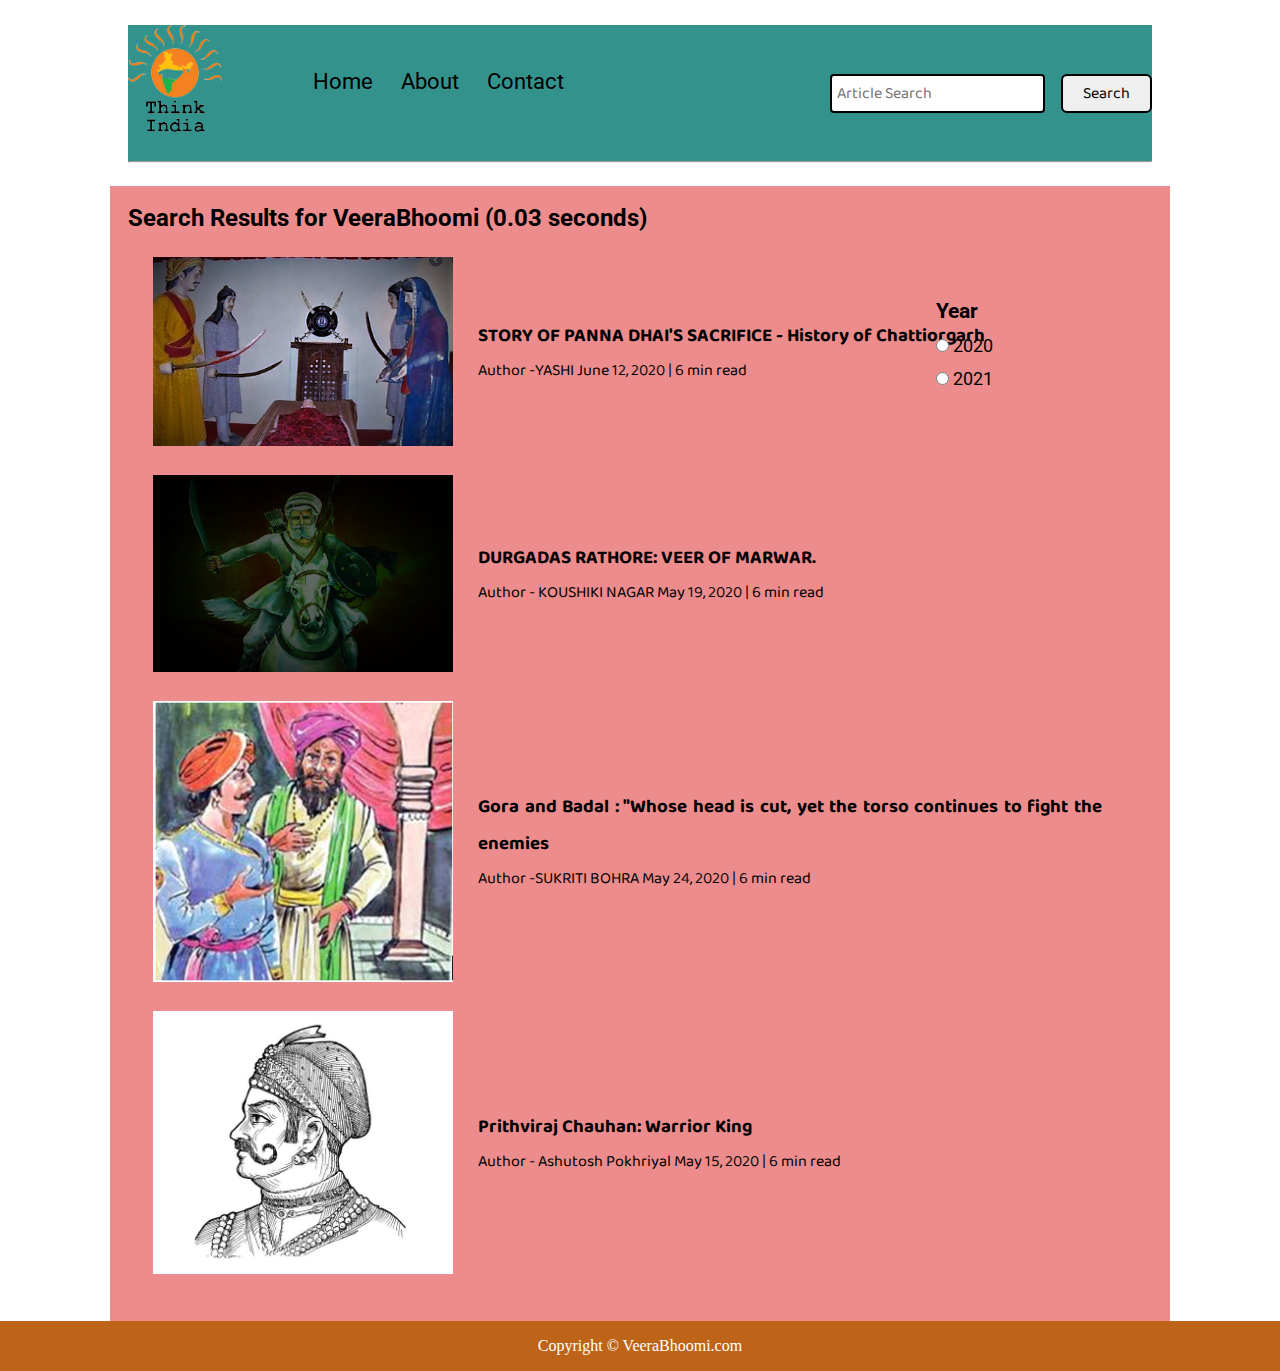
<file: search.html>
<!DOCTYPE html>
<html lang="en">
<head>
    <meta charset="UTF-8">
    <meta name="viewport" content="width=device-width, initial-scale=1.0">
    <link rel="stylesheet" href="css/utils.css">
    <link rel="stylesheet" href="css/style.css">
    <link rel="stylesheet" href="css/mobile.css">
    <title>VeeraBhoomi</title>
</head>
<body>
    <nav class="navigation max-width-1 m-auto">
        <div class="nav-left">
            <a href="/">
                <span><img src="img/logoti.png" width="94px" alt=""></span>
            </a>
            <ul>
                <li><a href="/">Home</a></li>
                <li><a href="#">About</a></li>
                <li><a href="/contact.html">Contact</a></li>
            </ul>
        </div>
        <div class="nav-right">
            <form action="/search.html" method="get">
                <input class="form-input" type="search" id="searchTxt" name="query" placeholder="Article Search">
                <button class="btn">Search</button>
            </form>

        </div>

    </nav>
 
<script>
    let search = document.getElementById('searchTxt');
search.addEventListener("input", function(){

    let inputVal = search.value.toLowerCase();
    // console.log('Input event fired!', inputVal);
    let noteCards = document.getElementsByClassName('noteCard');
    Array.from(noteCards).forEach(function(element){
        let cardTxt = element.getElementsByTagName("p")[0].innerText;
        if(cardTxt.includes(inputVal)){
            element.style.display = "block";
        }
        else{
            element.style.display = "none";
        }
        // console.log(cardTxt);
    })
})
</script>



    <div class="max-width-1 m-auto"><hr></div>
    <div class="home-articles max-width-1 m-auto font2">
        
        <h2>Search Results for VeeraBhoomi (0.03 seconds)</h2>
        <div class="year-box adjust-year">
            <div>
                <h3>Year </h3>
            </div>
            <div>
                <input type="radio" name="year" id=""> 2020
            </div>
            <div>
                <input type="radio" name="year" id=""> 2021
            </div>
        </div>
        <div class="home-article">
            <div class="home-article-img">
                <img src="img/pannadai2.PNG" alt="article">
            </div>
            <div class="home-article-content font1">
                <a href="/pannadai.html"><h3>STORY OF PANNA DHAI'S SACRIFICE - History of Chattiorgarh</h3></a>
                
                <span>Author -YASHI </span>
                <span>June 12, 2020 | 6 min read</span>
            </div>
        </div>
        <div class="home-article">
            <div class="home-article-img">
                <img src="img/durgadas.jpg" alt="article">
            </div>
            <div class="home-article-content font1">
                <a href="/durgadas.html"><h3>DURGADAS RATHORE: VEER OF MARWAR.</h3></a>
                
                <span> Author - KOUSHIKI NAGAR</span>
                <span>May 19, 2020 | 6 min read</span>
            </div>
        </div>
        <div class="home-article">
            <div class="home-article-img">
                <img src="img/gora.PNG" alt="article">
            </div>
            <div class="home-article-content font1">
                <a href="/blogpost.html"><h3>Gora and Badal : "Whose head is cut, yet the torso continues to fight the enemies</h3></a>
                
                <span>Author -SUKRITI BOHRA</span>
                <span>May 24, 2020 | 6 min read</span>
            </div>
        </div>
        <div class="home-article">
            <div class="home-article-img">
                <img src="img/prithviraj.PNG" alt="article">
            </div>
            <div class="home-article-content font1">
                <a href="/prithviraj.html"><h3>Prithviraj Chauhan: Warrior King</h3></a>
                
                <span>Author - Ashutosh Pokhriyal</span>
                <span>May 15, 2020 | 6 min read</span>
            </div>
        </div>
        
       
        
         
    </div>

    <div class="footer">
        <p>Copyright &copy; VeeraBhoomi.com </p>
         <!-- <a href="https://www.vecteezy.com/free-vector/typewriter">Vector Credits: Vecteezy</a>  -->
    </div>
</body>
</html>
</file>
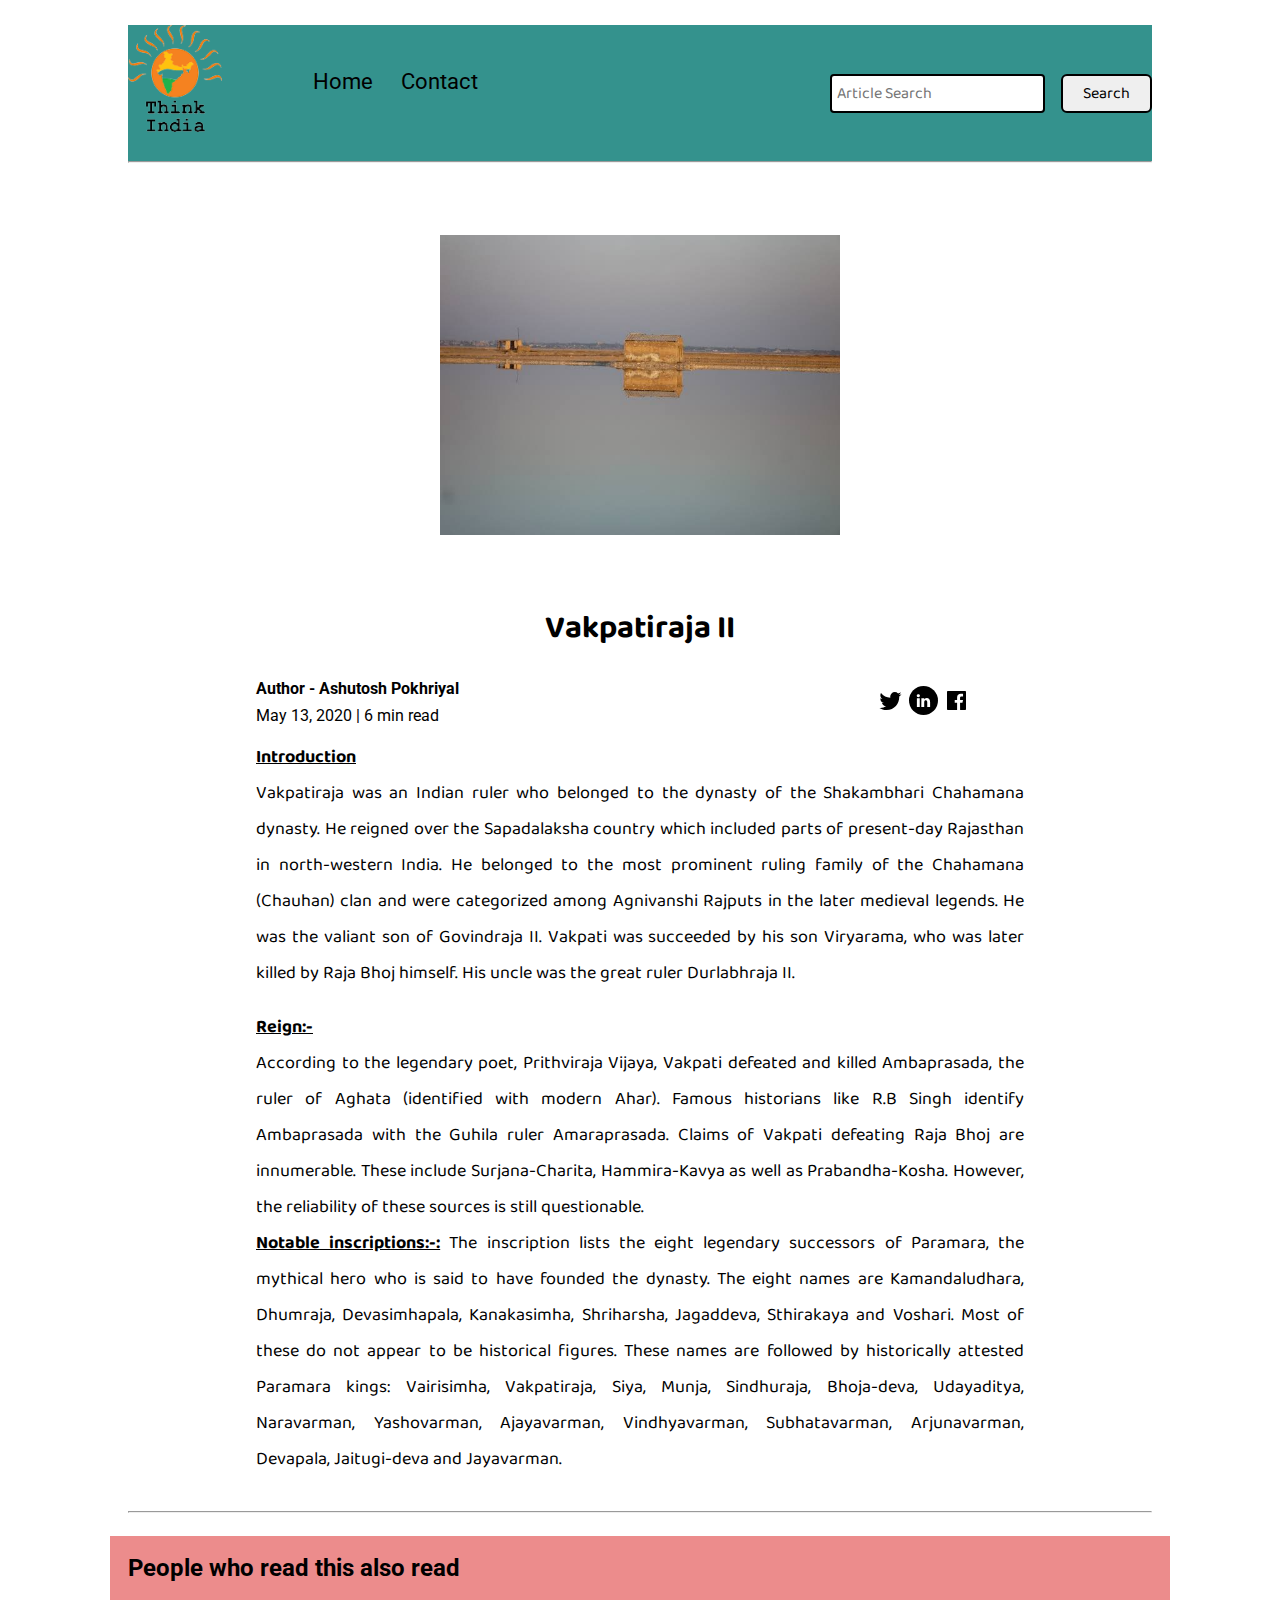
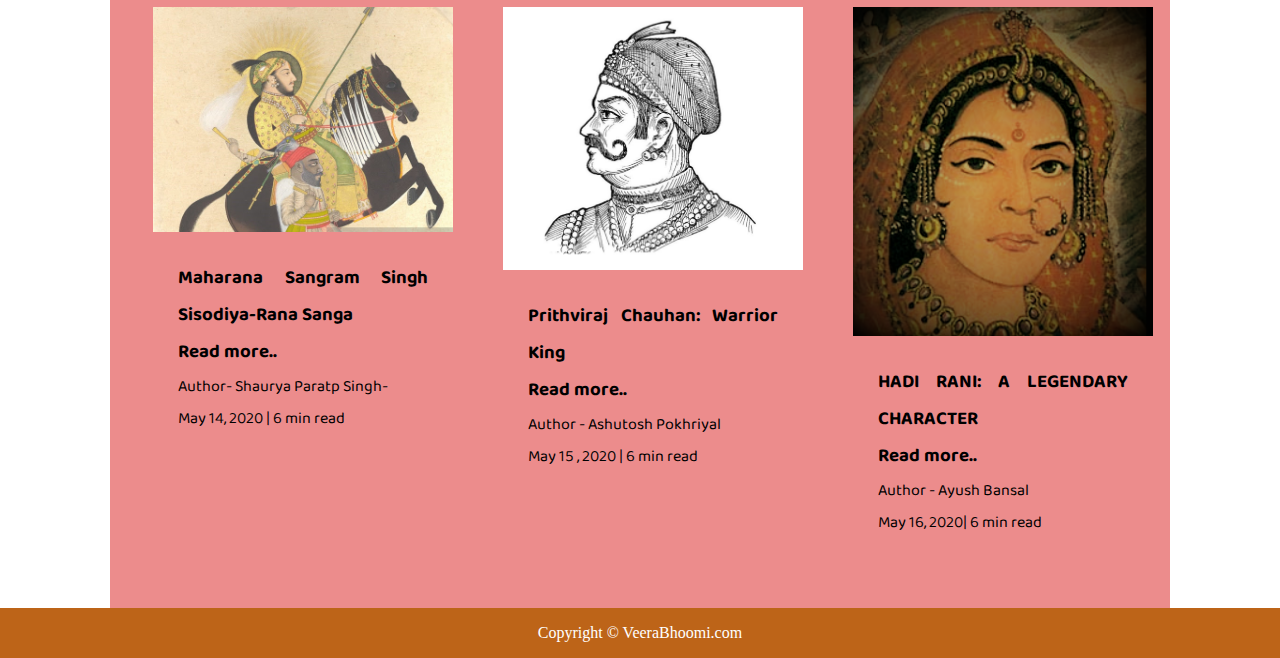
<file: vakpatriya.html>
<!DOCTYPE html>
<html lang="en">

<head>
    <meta charset="UTF-8">
    <meta name="viewport" content="width=device-width, initial-scale=1.0">
    <link rel="stylesheet" href="css/utils.css">
    <link rel="stylesheet" href="css/style.css">
    <link rel="stylesheet" href="css/blogpost.css">
    <link rel="stylesheet" href="css/mobile.css">
    <title>VeeraBhoomi</title>
</head>

<body>
    <nav class="navigation max-width-1 m-auto">
        <div class="nav-left">
            <a href="/">
                <span><img src="img/logoti.png" width="94px" alt=""></span>
            </a>
            <ul>
                <li><a href="/">Home</a></li>
                <li><a href="/contact.html">Contact</a></li>
            </ul>
        </div>
        <div class="nav-right">
            <form action="/search.html" method="get">
                <input class="form-input" type="text" name="query" placeholder="Article Search">
                <button class="btn">Search</button>
            </form>

        </div>

    </nav>
    <div class="max-width-1 m-auto">
        <hr>
    </div>
    <div class="post-img">
        <img src="img/vaka2.jpeg" alt="">
        <!-- <img src="img/rajabhoj2.jpg" alt=""> -->
    </div>
    <div class="m-auto blog-post-content max-width-2 m-auto my-2">
        <h1 class="font1">Vakpatiraja II</h1>
        <div class="blogpost-meta">
            <div class="author-info">
                <div>
                    <b>
                        Author - Ashutosh Pokhriyal
                    </b>
                </div>
                <div>May 13, 2020 | 6 min read</div>
            </div>
            <div class="social">
                <svg width="29" height="29" class="hk">
                    <path
                        d="M22.05 7.54a4.47 4.47 0 0 0-3.3-1.46 4.53 4.53 0 0 0-4.53 4.53c0 .35.04.7.08 1.05A12.9 12.9 0 0 1 5 6.89a5.1 5.1 0 0 0-.65 2.26c.03 1.6.83 2.99 2.02 3.79a4.3 4.3 0 0 1-2.02-.57v.08a4.55 4.55 0 0 0 3.63 4.44c-.4.08-.8.13-1.21.16l-.81-.08a4.54 4.54 0 0 0 4.2 3.15 9.56 9.56 0 0 1-5.66 1.94l-1.05-.08c2 1.27 4.38 2.02 6.94 2.02 8.3 0 12.86-6.9 12.84-12.85.02-.24 0-.43 0-.65a8.68 8.68 0 0 0 2.26-2.34c-.82.38-1.7.62-2.6.72a4.37 4.37 0 0 0 1.95-2.51c-.84.53-1.81.9-2.83 1.13z">
                    </path>
                </svg>

                <svg style="background: black;
                border-radius: 21px;" width="29" height="29" viewBox="0 0 29 29" fill="none" class="hk">
                    <path
                        d="M5 6.36C5 5.61 5.63 5 6.4 5h16.2c.77 0 1.4.61 1.4 1.36v16.28c0 .75-.63 1.36-1.4 1.36H6.4c-.77 0-1.4-.6-1.4-1.36V6.36z">
                    </path>
                    <path fill-rule="evenodd" clip-rule="evenodd"
                        d="M10.76 20.9v-8.57H7.89v8.58h2.87zm-1.44-9.75c1 0 1.63-.65 1.63-1.48-.02-.84-.62-1.48-1.6-1.48-.99 0-1.63.64-1.63 1.48 0 .83.62 1.48 1.59 1.48h.01zM12.35 20.9h2.87v-4.79c0-.25.02-.5.1-.7.2-.5.67-1.04 1.46-1.04 1.04 0 1.46.8 1.46 1.95v4.59h2.87v-4.92c0-2.64-1.42-3.87-3.3-3.87-1.55 0-2.23.86-2.61 1.45h.02v-1.24h-2.87c.04.8 0 8.58 0 8.58z"
                        fill="#fff"></path>
                </svg>

                <svg width="29" height="29" class="hk">
                    <path
                        d="M23.2 5H5.8a.8.8 0 0 0-.8.8V23.2c0 .44.35.8.8.8h9.3v-7.13h-2.38V13.9h2.38v-2.38c0-2.45 1.55-3.66 3.74-3.66 1.05 0 1.95.08 2.2.11v2.57h-1.5c-1.2 0-1.48.57-1.48 1.4v1.96h2.97l-.6 2.97h-2.37l.05 7.12h5.1a.8.8 0 0 0 .79-.8V5.8a.8.8 0 0 0-.8-.79">
                    </path>
                </svg>

            </div>
        </div>

        <p class="font1"> <span><u><b>Introduction</b></u> </span> <br>
            Vakpatiraja was an Indian ruler who belonged to the dynasty of the Shakambhari Chahamana dynasty. He reigned
            over the Sapadalaksha country which included parts of present-day Rajasthan in north-western India.




            He belonged to the most prominent ruling family of the Chahamana (Chauhan) clan and were categorized among
            Agnivanshi Rajputs in the later medieval legends.
            He was the valiant son of Govindraja II. Vakpati was succeeded by his son Viryarama, who was later killed by
            Raja Bhoj himself.
            His uncle was the great ruler Durlabhraja II.






        </p>

        <br>

        <p class="font1"> <span><u><b>Reign:-</b></u> </span> <br>

            According to the legendary poet, Prithviraja Vijaya, Vakpati defeated and killed Ambaprasada, the ruler of
            Aghata (identified with modern Ahar). Famous historians like R.B Singh identify Ambaprasada with the Guhila
            ruler Amaraprasada.

            Claims of Vakpati defeating Raja Bhoj are innumerable. These include Surjana-Charita, Hammira-Kavya as well
            as Prabandha-Kosha. However, the reliability of these sources is still questionable.







        <p class="font1"> <span><u><b>Notable inscriptions:-:</b></u> </span>



            The inscription lists the eight legendary successors of Paramara, the mythical hero who is said to have
            founded the dynasty.
            The eight names are Kamandaludhara, Dhumraja, Devasimhapala, Kanakasimha, Shriharsha, Jagaddeva, Sthirakaya
            and Voshari.
            Most of these do not appear to be historical figures. These names are followed by historically attested
            Paramara kings: Vairisimha, Vakpatiraja, Siya, Munja, Sindhuraja, Bhoja-deva, Udayaditya, Naravarman,
            Yashovarman, Ajayavarman, Vindhyavarman, Subhatavarman, Arjunavarman, Devapala, Jaitugi-deva and Jayavarman.


        </p>






























    </div>

    <div class="max-width-1 m-auto">
        <hr>
    </div>
    <div class="home-articles max-width-1 m-auto font2">
        <h2>People who read this also read</h2>
        <div class="row">


            <div class="home-article more-post">
                <div class="home-article-img">
                    <img src="img/sangram.jpeg" alt="article">
                </div>
                <div class="home-article-content font1 center">
                    <h3>Maharana Sangram Singh Sisodiya-Rana Sanga</h3>
                    <a href="/sangram.html">
                        <h3>Read more..</h3>
                    </a>
                    <div>Author- Shaurya Paratp Singh-</div>
                    <span>May 14, 2020 | 6 min read</span>
                </div>
            </div>
            <div class="home-article more-post">
                <div class="home-article-img">
                    <img src="img/prithviraj.PNG" alt="article">
                </div>
                <div class="home-article-content font1 center">
                   
                        <h3>Prithviraj Chauhan: Warrior King</h3>
                        <a href="/prithviraj.html">
                            <h3>Read more..</h3>
                        </a>

                    <div>Author - Ashutosh Pokhriyal</div>
                    <span>May 15 , 2020 | 6 min read</span>
                </div>
            </div>


            <div class="home-article more-post">
                <div class="home-article-img">
                    <img src="img/haldirani.PNG" alt="article">
                </div>
                <div class="home-article-content font1 center">
                    <h3>HADI RANI: A LEGENDARY CHARACTER</h3>
                    <a href="/blogpost.html">
                        <h3>Read more..</h3>
                    </a>
                    <div>Author - Ayush Bansal</div>
                    <span> May 16, 2020| 6 min read</span>
                </div>
            </div>



        </div>
    </div>

    <div class="footer">
        <p>Copyright &copy; VeeraBhoomi.com </p>
        <!-- <a href="https://www.vecteezy.com/free-vector/typewriter">Vector Credits: Vecteezy</a>  -->
    </div>
</body>

</html>
</file>
<file: css/utils.css>
@import url("https://fonts.googleapis.com/css2?family=Roboto&display=swap");
@import url("https://fonts.googleapis.com/css2?family=Baloo+Bhaina+2:wght@500&display=swap");
:root { 
  --main-bg-color: #bd6418;
  --font1: "Baloo Bhaina 2", cursive;
  --font2: "Roboto", sans-serif;
}

.center{
  text-align: center
}

.font1 {
  text-align: justify;
  /* justify-content: center; */
  font-family: var(--font1);
}
.font2 {
  font-family: var(--font2);
}

.max-width-1 {
  max-width: 80vw;
}

.max-width-2 {
  max-width: 60vw;
}

.m-auto {
  margin: auto;
}

.mx-1{
  margin-left: 23px;
  margin-right: 23px;
}

.my-2{
  margin-top: 32px;
  margin-bottom: 32px;
}

.btn {
  padding: 0px 20px;
  padding-top: 3px;
  border: 2px solid black;
  border-radius: 6px;
  font-family: var(--font1);
  font-size: 16px;
  cursor: pointer;
  transition: all 0.3s ease-in-out;
}

.btn:hover {
  color: white;
  background: var(--main-bg-color);
}

.form-input {
  padding: 0px 5px;
  padding-top: 3px;
  font-size: 16px;
  border: 2px solid black;
  border-radius: 4px;
  margin: 0 13px;
  font-family: var(--font1);
}

.form-box input, textarea{
  width: 52vw;
  padding: 0px 6px;
  margin: 7px 0;
  font-size: 18px;
  font-family: var(--font1);
  border: 2px solid var(--main-bg-color);
    border-radius: 5px;
}
</file>
<file: css/style.css>
* {
  margin: 0;
  padding: 0; 
}

.navigation {
  background-color: rgb(52, 146, 141);
  margin-top: 25px;
  font-family: var(--font1);
  /* height: 74px;  */
  display: flex;
  justify-content: space-between;
  align-items: center;
}

.nav-left {
  display: flex;
}

.nav-left span {
  font-size: 35px;
  padding-top: 10px;
}

.nav-left ul {
  display: flex;
  align-items: center;
  margin: 0 77px;
  font-size: 22px;
  padding-bottom: 23px;
}

.nav-left ul li {
  list-style: none;
  margin: 0 14px;
  font-family: var(--font2);
  transition: all 0.3s ease-in-out;
}

.nav-left ul li a {
  text-decoration: none;
  color: black;
}

.nav-left ul li a:hover {
  color: var(--main-bg-color);
  font-weight: bolder;
}





.dropdown {
  float: left;
  overflow: hidden;
}

.dropdown .dropbtn {
  font-size: 29px;  
  border: none;
  outline: none;
  color:black;
  padding: 14px 16px;
  background-color: inherit;
  font-family: inherit;
  margin: 0;
}

.navbar a:hover, .dropdown:hover .dropbtn {
  display: block;
  background-color: rgb(197, 68, 8);
}

.dropdown-content {
  display: none;
  position: absolute;
  background-color: #f9f9f9;
  min-width: 160px;
  box-shadow: 0px 8px 16px 0px rgba(0,0,0,0.2);
  z-index: 1;
}

.dropdown-content a {
  float: none;
  color: black;
  padding: 12px 16px;
  text-decoration: none;
  display: block;
  text-align: left;
}

.dropdown-content a:hover {
  background-color: #ddd;
}

.dropdown:hover .dropdown-content {
  display: block;

}

.content {
  height: 100%;
  display: flex;
  margin-top: 32px;
  padding: 9px;
  position: relative;
}

.content::after {
  content: "";
  background-image: url("../img/11.svg");
  position: absolute;
  width: 100%;
  height: inherit;
  opacity: 0.15;
  border-radius: 12px;
}

.content-left {
  font-family: var(--font1);
  display: flex;
  flex-direction: column;
  justify-content: center;
  padding: 49px;
  z-index: 1;
}

.content-right {
  display: flex;
  align-items: center;
  justify-content: center;
}

.content-right img {
  height: 355px;
  border: 2px solid black;
  border-radius: 200px;
}

.home-articles {
  padding: 18px;
  background-color: rgba(218, 25, 25, 0.5);
  margin-top: 23px;
  position: relative;
}

.year-box {
  position: absolute;  
  right: 0px;
  top: 100px;
  width: 234px;
  height: 255px;
  font-size: 18px;
}

.year-box div {
  margin: 12px 0px;
}

.home-article {
  display: flex;
  margin: 25px;
}

.home-article img {
  width: 300px;
}

.home-article-content {
  align-self: center;
  padding: 25px;
}

.home-article-content a {
  text-decoration: none;
  color: black;
}
/* .home-articles{} */
.footer {
  height: 50px;
  background-color: var(--main-bg-color);
  display: flex;
  align-items: center;
  justify-content: center;
  color: white;
  flex-direction: column;
}

.footer a {
  color: white;
}
</file>
<file: css/mobile.css>
@media screen and (max-width: 1200px) {
  .navigation {
    flex-direction: column;
    margin-bottom: 23px;
  }

  .nav-left {
    flex-direction: column;
    text-align: center;
  }

  .content-right {
    display: none;
  }

  .home-article {
    flex-direction: column;
  }

  .home-article-img {
    text-align: center;
  }

  .year-box {
    top: 25px;
    left: 60vw;
    font-size: 11px;
    display: flex;
  }

  .year-box div {
    padding: 0 3px;
    margin: 0;
  }

  .home-article img {
    width: 70vw;
  }
  .form-input {
    width: 50%;
  }
  .form-box input,
  textarea {
    width: 66vw;
  }
  .row {
    flex-direction: column;
  }
  .social {
    padding: 0;
  }
  .post-img {
    height: auto;
  }
  .adjust-year {
    position: static;
    height: auto;
    padding: 12px 0px;
    display: flex;
    justify-content: flex-end;
    width: 100%;
  }
}
</file>
<file: css/blogpost.css>
.post-img{
    /* background-color: black; */
    /* margin-left: auto; */
    align-content: center;
    justify-content: center;
    align-items: center;
    height: 404px;
    overflow: hidden; 
}
.post-img img{
    justify-content: center;
    /* margin-bottom: 40px; */
    margin-top: 40px;
    display: block;
  margin-left: auto;
  margin-right: auto;
    margin-left: auto;
    align-items: center;
    width: 400px;
    /* height: 70%; */
}
.blog-post-content{
    /* background-color: rebeccapurple; */
}
.blog-post-content h1{
    text-align: center;
}
.blog-post-content p{
    font-size: 18px; 
}

.row{
    display: flex;
}
.more-post{
    flex-direction: column; 
    align-items: center;
}
.blogpost-meta{ 
    display: flex;
    justify-content: space-between;
}

.author-info{
    margin: 12px 0;
}
.author-info div{
    padding: 4px 0px;
    font-family: var(--font2);
}
.social{
    padding-right: 53px;
    align-self: center;
    cursor: pointer;
}
</file>
<file: css/contact.css>
.contact-content{  
    height: 100vh;
    margin-top: 32px;
    padding: 9px;
    position: relative; 
    overflow: hidden;
  }
  
  .contact-content::after {
    content: "";
    background-image: url("../img/11.svg");
    position: absolute;
    top:0;
    width: 100%;
    height: inherit;
    opacity: 0.15;
    border-radius: 12px;
    z-index: -1;
  }
</file>
